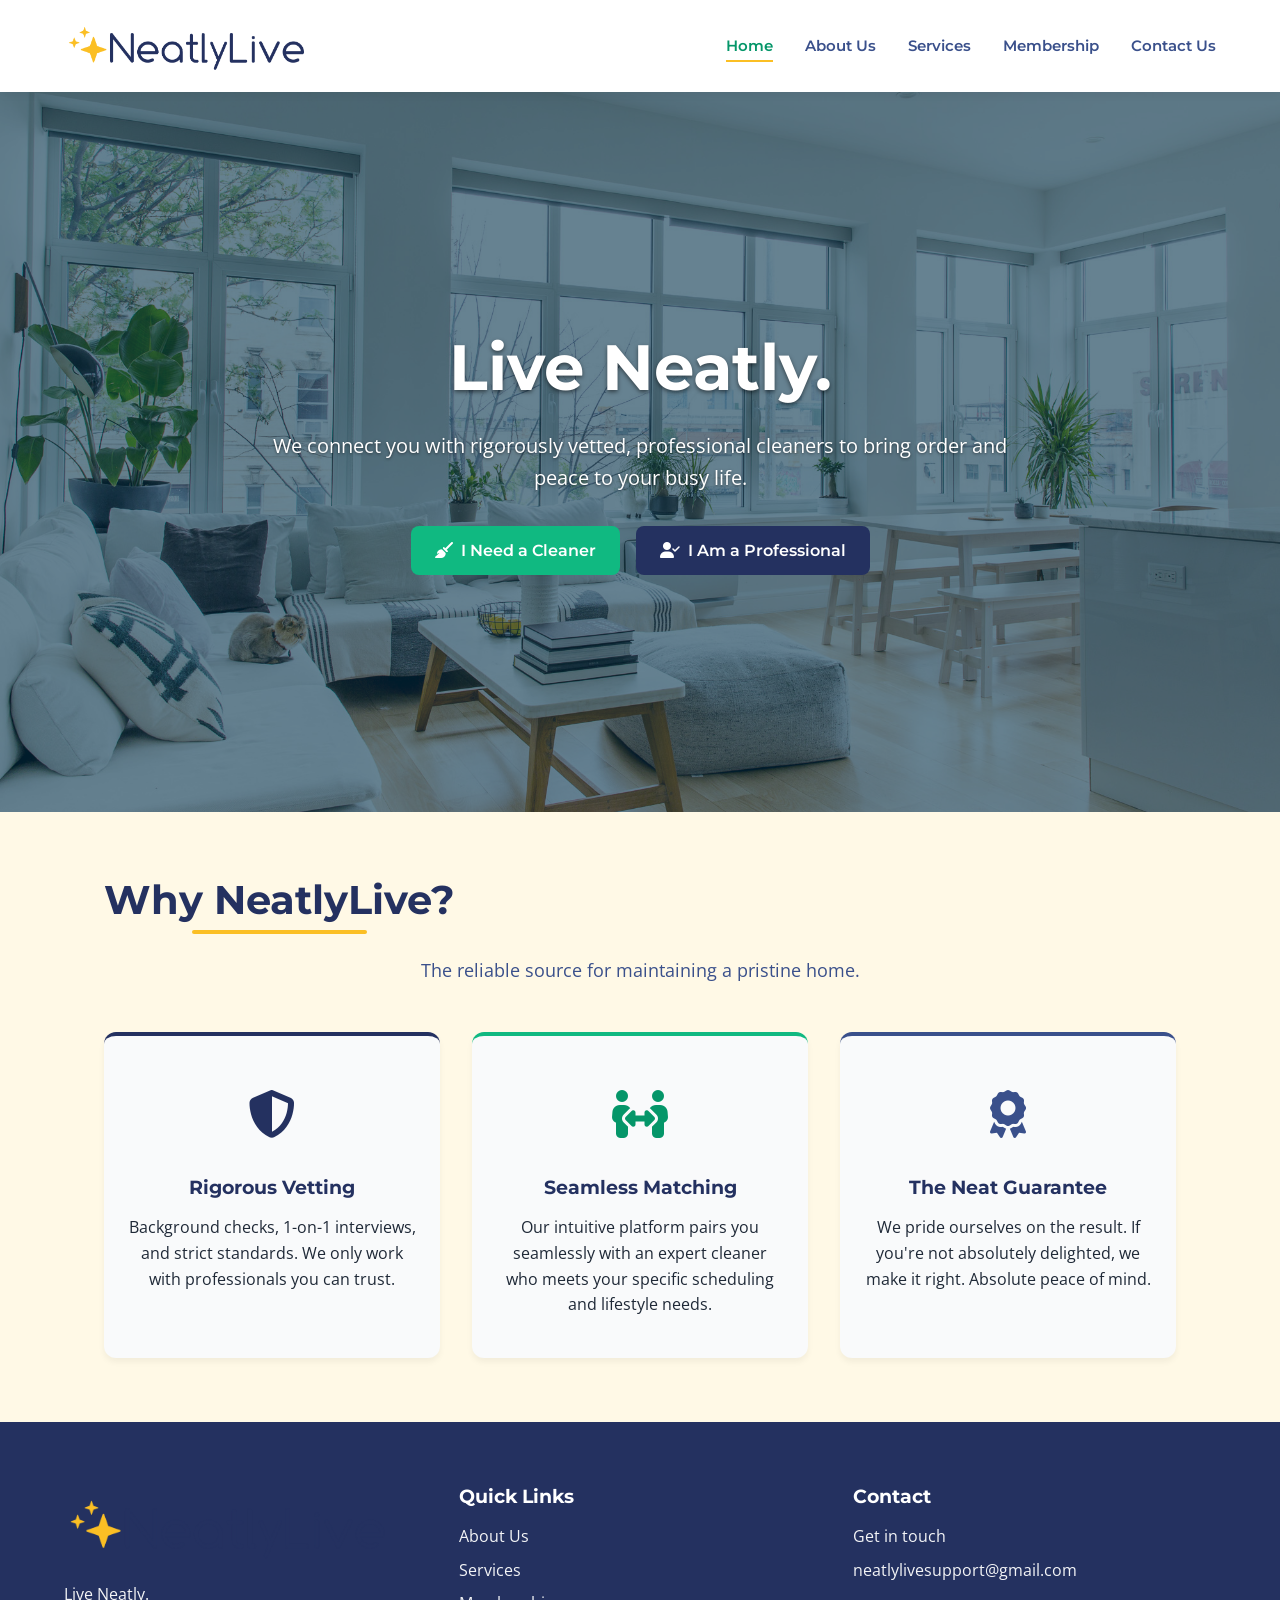
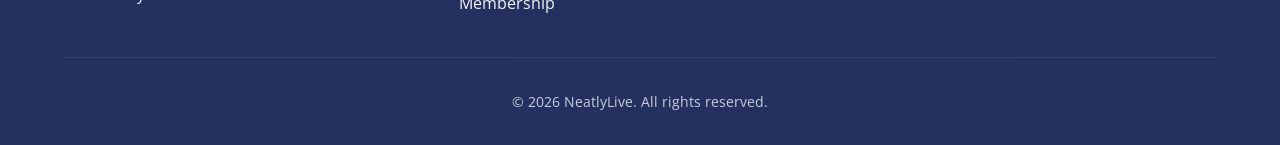
<file: index.html>
<!DOCTYPE html>
<html lang="en">

<head>
    <meta charset="UTF-8">
    <meta name="viewport" content="width=device-width, initial-scale=1.0">
    <title>NeatlyLive | Live Neatly.</title>
    <meta name="description"
        content="NeatlyLive - Connecting vetted cleaners with clients. Live neatly and find order in your busy life.">
    <link
        href="https://fonts.googleapis.com/css2?family=Montserrat:wght@400;600;800&family=Open+Sans:wght@400;600&display=swap"
        rel="stylesheet">
    <link rel="stylesheet" href="index.css">

    <!-- Font Awesome for Iconography -->
    <link rel="stylesheet" href="https://cdnjs.cloudflare.com/ajax/libs/font-awesome/6.4.0/css/all.min.css">

    <style>
        .pillar-card:hover {
            transform: translateY(-8px);
            box-shadow: 0 12px 20px rgba(0, 0, 0, 0.1) !important;
        }
    </style>
</head>

<body>

    <!-- Sticky Navigation -->
    <nav class="navbar" id="navbar">
        <a href="index.html" class="logo" style="display: flex; align-items: center;">
            <img src="LogoRedesign.png" alt="NeatlyLive Logo" style="height: 60px; width: auto;">
        </a>
        <button class="mobile-menu-btn" aria-label="Menu" onclick="toggleMenu()">
            <img src="menu-sparkles.png" alt="Menu" style="height: 30px; width: auto;">
        </button>
        <div class="nav-links" id="navLinks">
            <a href="index.html">Home</a>
            <a href="about.html">About Us</a>
            <a href="services.html">Services</a>
            <a href="membership.html">Membership</a>
            <a href="contact.html">Contact Us</a>
        </div>
    </nav>

    <!-- Hero Section -->
    <section class="hero" id="hero-section" style="background-image: url('hero_clean_home.png');">
        <!-- Background image is set -->
        <div class="hero-overlay"></div>
        <div class="hero-content">
            <h1>Live Neatly.</h1>
            <p>We connect you with rigorously vetted, professional cleaners to bring order and peace to your busy life.
            </p>
            <div class="split-cta" style="display: flex; flex-direction: column; align-items: center; gap: 1rem;">
                <div style="display: flex; gap: 1rem; justify-content: center; flex-wrap: wrap;">
                    <a href="services.html" class="btn btn-accent" style="color: white;"><i class="fa-solid fa-broom"
                            style="margin-right: 8px;"></i>I Need a Cleaner</a>
                    <a href="provider-booking.html" class="btn btn-primary"><i class="fa-solid fa-user-check"
                            style="margin-right: 8px;"></i>I Am a Professional</a>
                </div>
            </div>
        </div>
    </section>

    <!-- Why Us Section (Three Pillars) -->
    <section class="container" id="why-us">
        <h2 class="section-title">Why NeatlyLive?</h2>
        <p style="text-align: center; margin-bottom: 3rem; font-size: 1.1rem; color: var(--color-primary-teal);">The
            reliable source for maintaining a pristine home.</p>

        <div class="pillars-grid"
            style="display: grid; grid-template-columns: repeat(auto-fit, minmax(300px, 1fr)); gap: 2rem;">
            <!-- Pillar 1 -->
            <div class="pillar-card"
                style="text-align: center; padding: 2.5rem 1.5rem; background: var(--color-bg-light); border-radius: 12px; transition: all var(--transition-normal); box-shadow: 0 4px 6px rgba(0,0,0,0.05); border-top: 4px solid var(--color-primary-navy);">
                <div class="pillar-icon"
                    style="font-size: 3rem; color: var(--color-primary-navy); margin-bottom: 1.5rem;">
                    <i class="fa-solid fa-shield-halved"></i>
                </div>
                <h3>Rigorous Vetting</h3>
                <p>Background checks, 1-on-1 interviews, and strict standards. We only work with professionals you can
                    trust.</p>
            </div>

            <!-- Pillar 2 -->
            <div class="pillar-card"
                style="text-align: center; padding: 2.5rem 1.5rem; background: var(--color-bg-light); border-radius: 12px; transition: all var(--transition-normal); box-shadow: 0 4px 6px rgba(0,0,0,0.05); border-top: 4px solid var(--color-accent-mint);">
                <div class="pillar-icon"
                    style="font-size: 3rem; color: var(--color-accent-mint-dark); margin-bottom: 1.5rem;">
                    <i class="fa-solid fa-people-arrows"></i>
                </div>
                <h3>Seamless Matching</h3>
                <p>Our intuitive platform pairs you seamlessly with an expert cleaner who meets your specific scheduling
                    and lifestyle needs.</p>
            </div>

            <!-- Pillar 3 -->
            <div class="pillar-card"
                style="text-align: center; padding: 2.5rem 1.5rem; background: var(--color-bg-light); border-radius: 12px; transition: all var(--transition-normal); box-shadow: 0 4px 6px rgba(0,0,0,0.05); border-top: 4px solid var(--color-primary-teal);">
                <div class="pillar-icon"
                    style="font-size: 3rem; color: var(--color-primary-teal); margin-bottom: 1.5rem;">
                    <i class="fa-solid fa-award"></i>
                </div>
                <h3>The Neat Guarantee</h3>
                <p>We pride ourselves on the result. If you're not absolutely delighted, we make it right. Absolute
                    peace of mind.</p>
            </div>
        </div>
    </section>

    <!-- Footer base -->
    <footer class="footer">
        <div class="footer-content">
            <div class="footer-col">
                <a href="index.html" class="logo" style="display:block; margin-bottom: 1rem;">
                    <img src="LogoRedesign.png" alt="NeatlyLive Logo" style="height: 80px; width: auto;">
                </a>
                <p>Live Neatly.</p>
            </div>
            <div class="footer-col">
                <h3>Quick Links</h3>
                <ul style="padding:0;">
                    <li><a href="about.html">About Us</a></li>
                    <li><a href="services.html">Services</a></li>
                    <li><a href="membership.html">Membership</a></li>
                </ul>
            </div>
            <div class="footer-col">
                <h3>Contact</h3>
                <ul style="padding:0;">
                    <li><a href="contact.html">Get in touch</a></li>
                    <li>neatlylivesupport@gmail.com</li>
                </ul>
            </div>
        </div>
        <div class="footer-bottom">
            <p>&copy; 2026 NeatlyLive. All rights reserved.</p>
        </div>
    </footer>

    <script src="app.js"></script>
</body>

</html>
</file>
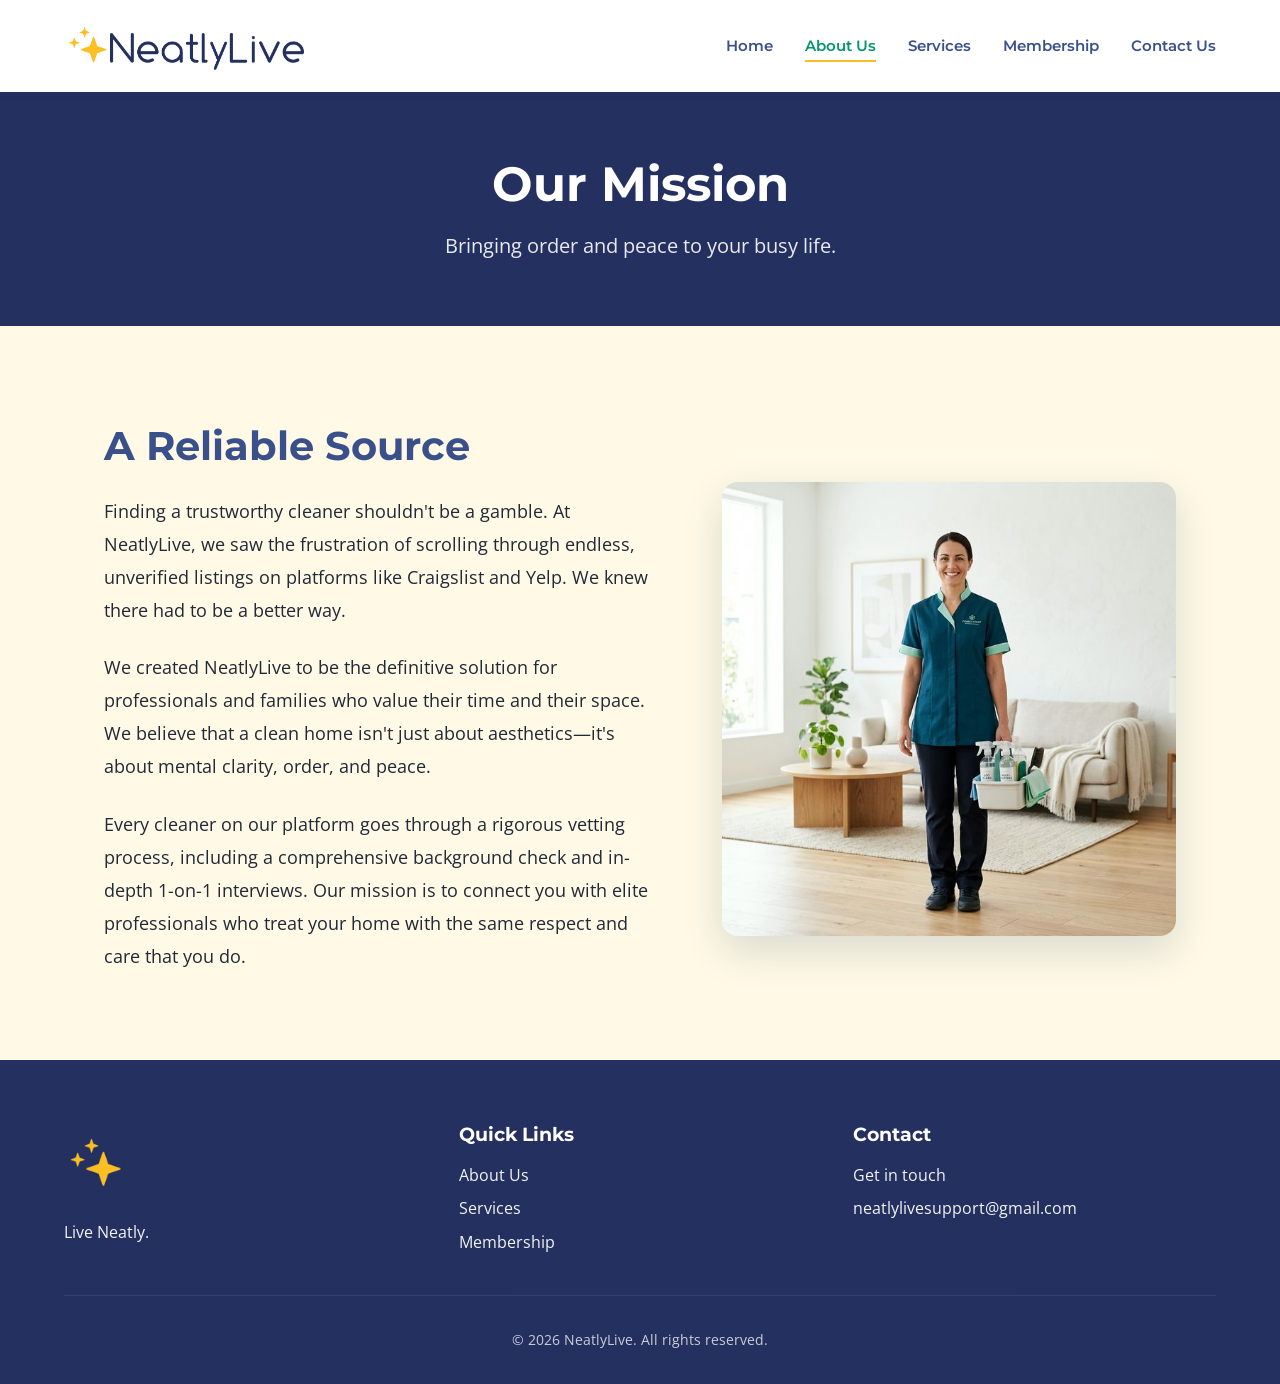
<file: about.html>
<!DOCTYPE html>
<html lang="en">

<head>
    <meta charset="UTF-8">
    <meta name="viewport" content="width=device-width, initial-scale=1.0">
    <title>About Us | NeatlyLive</title>
    <link
        href="https://fonts.googleapis.com/css2?family=Montserrat:wght@400;600;800&family=Open+Sans:wght@400;600&display=swap"
        rel="stylesheet">
    <link rel="stylesheet" href="index.css">
    <link rel="stylesheet" href="https://cdnjs.cloudflare.com/ajax/libs/font-awesome/6.4.0/css/all.min.css">
    <style>
        .page-header {
            background-color: var(--color-primary-navy);
            color: var(--color-bg-white);
            padding: 4rem 5%;
            text-align: center;
        }

        .page-header h1 {
            color: var(--color-bg-white);
            font-size: 3rem;
            margin-bottom: 1rem;
        }

        .about-content {
            display: flex;
            flex-wrap: wrap;
            gap: 4rem;
            align-items: center;
            margin-top: 2rem;
        }

        .about-text {
            flex: 1 1 500px;
        }

        .about-text h2 {
            font-size: 2.5rem;
            color: var(--color-primary-teal);
            margin-bottom: 1.5rem;
        }

        .about-text p {
            font-size: 1.15rem;
            margin-bottom: 1.5rem;
            color: var(--color-text-dark);
            line-height: 1.8;
        }

        .about-image {
            flex: 1 1 400px;
            border-radius: 16px;
            overflow: hidden;
            box-shadow: 0 15px 40px rgba(0, 48, 73, 0.15);
        }

        .about-image img {
            width: 100%;
            height: auto;
            display: block;
            object-fit: cover;
        }
    </style>
</head>

<body>
    <!-- Sticky Navigation -->
    <nav class="navbar" id="navbar">
        <a href="index.html" class="logo" style="display: flex; align-items: center;">
            <img src="LogoRedesign.png" alt="NeatlyLive Logo" style="height: 60px; width: auto;">
        </a>
        <button class="mobile-menu-btn" aria-label="Menu" onclick="toggleMenu()">
            <img src="menu-sparkles.png" alt="Menu" style="height: 30px; width: auto;">
        </button>
        <div class="nav-links" id="navLinks">
            <a href="index.html">Home</a>
            <a href="about.html" class="active">About Us</a>
            <a href="services.html">Services</a>
            <a href="membership.html">Membership</a>
            <a href="contact.html">Contact Us</a>
        </div>
    </nav>

    <header class="page-header">
        <h1>Our Mission</h1>
        <p style="font-size: 1.25rem; opacity: 0.9;">Bringing order and peace to your busy life.</p>
    </header>

    <section class="container">
        <div class="about-content">
            <div class="about-text">
                <h2>A Reliable Source</h2>
                <p>Finding a trustworthy cleaner shouldn't be a gamble. At NeatlyLive, we saw the frustration of
                    scrolling
                    through endless, unverified listings on platforms like Craigslist and Yelp. We knew there had to be
                    a better way.</p>
                <p>We created NeatlyLive to be the definitive solution for professionals and families who value their
                    time
                    and their space. We believe that a clean home isn't just about aesthetics—it's about mental clarity,
                    order, and peace.</p>
                <p>Every cleaner on our platform goes through a rigorous vetting process, including a comprehensive
                    background check and in-depth 1-on-1 interviews. Our mission is to connect you with elite
                    professionals who treat your home with the same respect and care that you do.</p>
            </div>
            <div class="about-image">
                <img src="about_team.png"
                    alt="A smiling, professional NeatlyLive team member holding cleaning supplies in a bright home.">
            </div>
        </div>
    </section>

    <!-- Footer base -->
    <footer class="footer">
        <div class="footer-content">
            <div class="footer-col">
                <a href="index.html" class="logo" style="display:block; margin-bottom: 1rem;">
                    <img src="LogoRedesign.png" alt="NeatlyLive Logo" style="height: 80px; width: auto;">
                </a>
                <p>Live Neatly.</p>
            </div>
            <div class="footer-col">
                <h3>Quick Links</h3>
                <ul style="padding:0;">
                    <li><a href="about.html">About Us</a></li>
                    <li><a href="services.html">Services</a></li>
                    <li><a href="membership.html">Membership</a></li>
                </ul>
            </div>
            <div class="footer-col">
                <h3>Contact</h3>
                <ul style="padding:0;">
                    <li><a href="contact.html">Get in touch</a></li>
                    <li>neatlylivesupport@gmail.com</li>
                </ul>
            </div>
        </div>
        <div class="footer-bottom">
            <p>&copy; 2026 NeatlyLive. All rights reserved.</p>
        </div>
    </footer>

    <script src="app.js"></script>
</body>

</html>
</file>
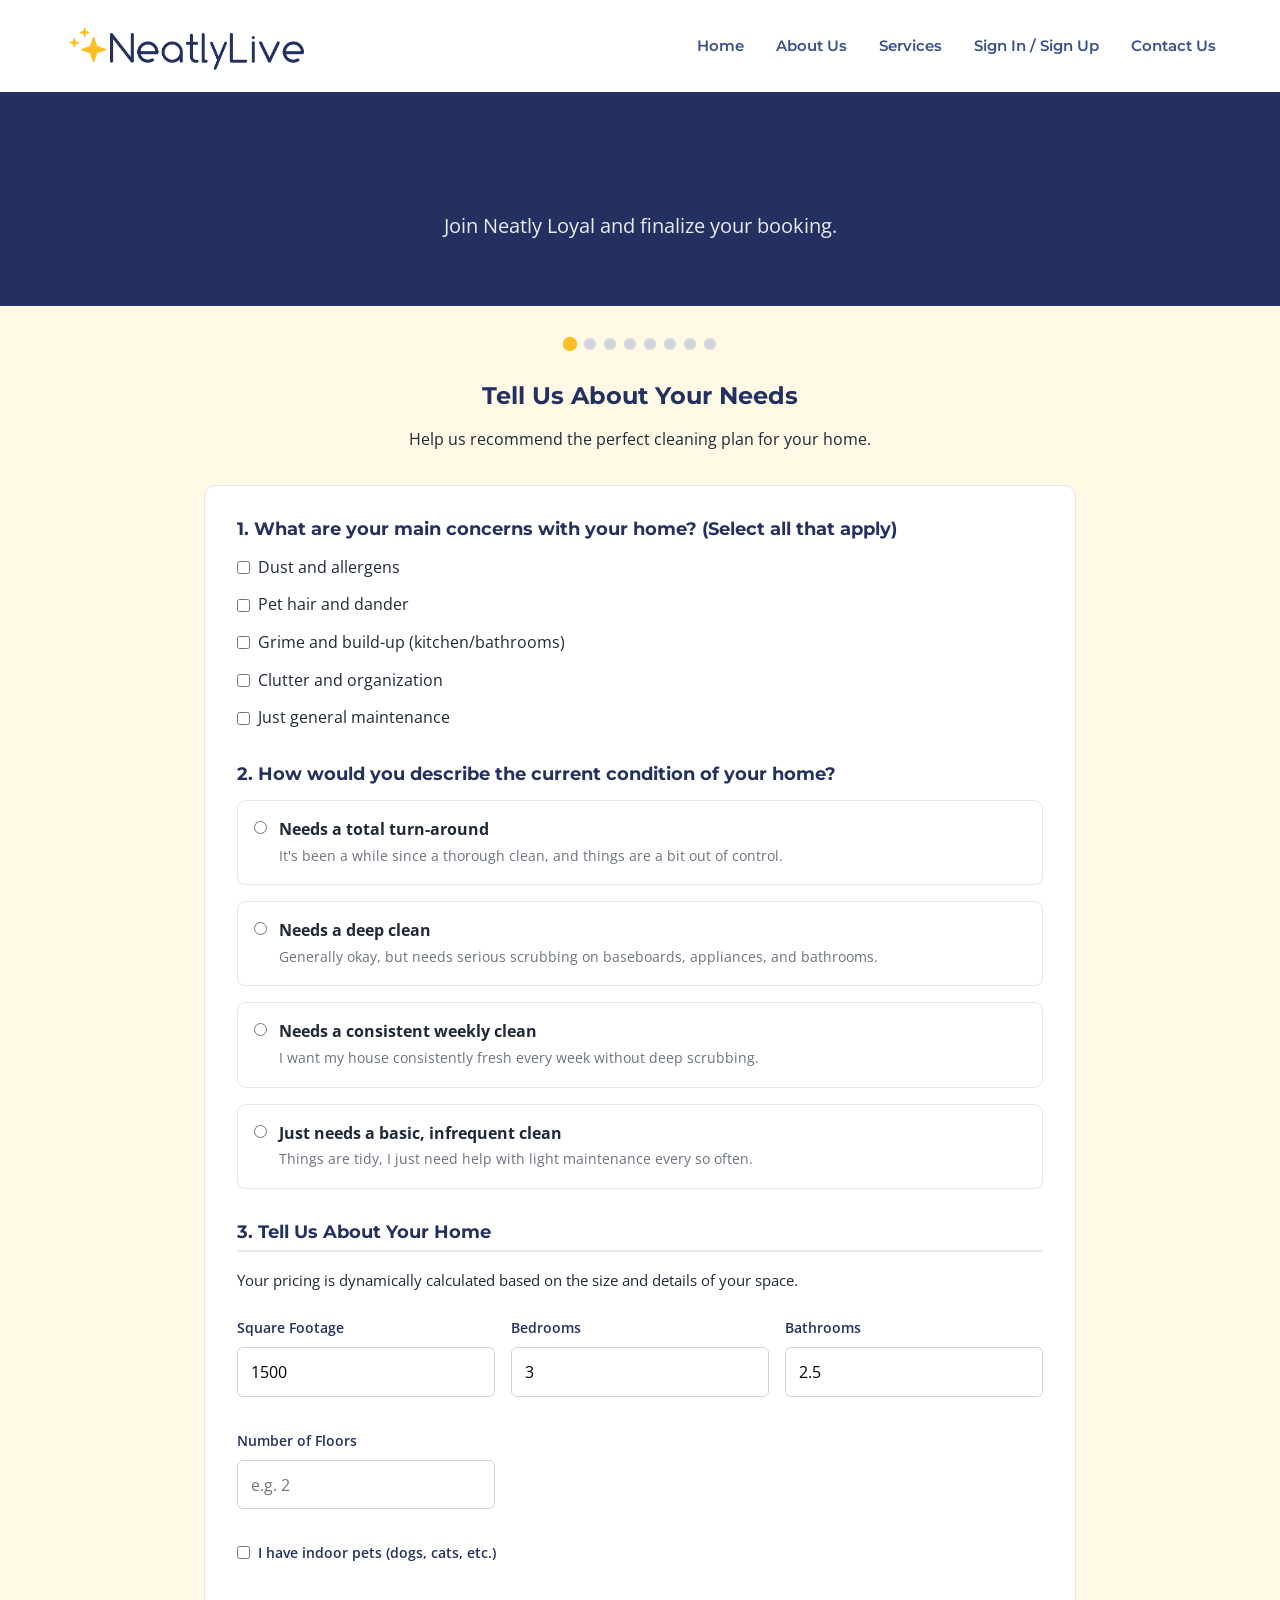
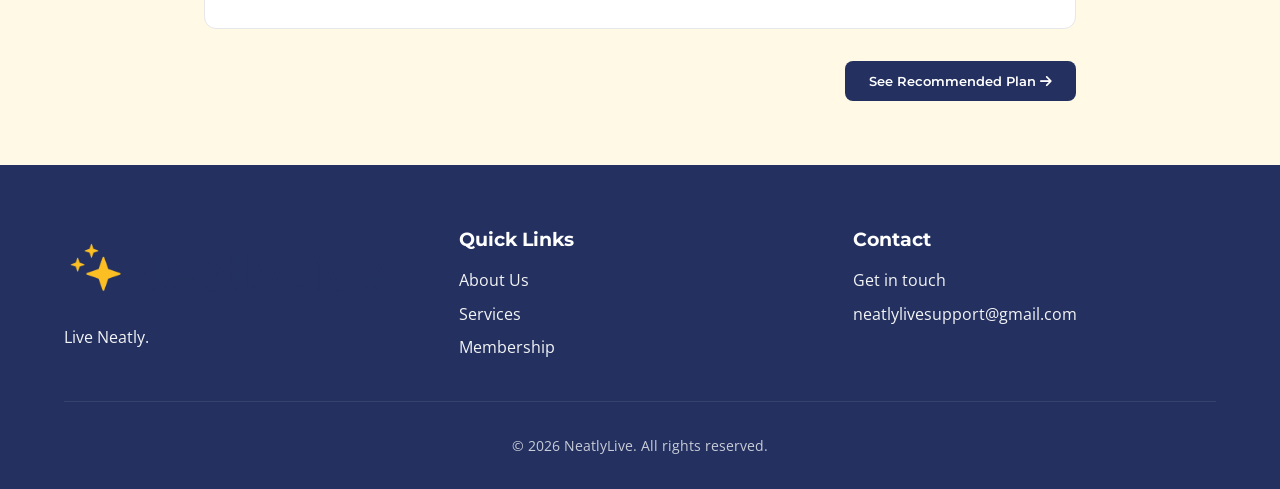
<file: booking.html>
<!DOCTYPE html>
<html lang="en">

<head>
    <meta charset="UTF-8">
    <meta name="viewport" content="width=device-width, initial-scale=1.0">
    <title>Booking & Checkout | NeatlyLive</title>
    <link
        href="https://fonts.googleapis.com/css2?family=Montserrat:wght@400;600;800&family=Open+Sans:wght@400;600&display=swap"
        rel="stylesheet">
    <link rel="stylesheet" href="index.css">
    <link rel="stylesheet" href="https://cdnjs.cloudflare.com/ajax/libs/font-awesome/6.4.0/css/all.min.css">
    <style>
        .page-header {
            background-color: var(--color-primary-navy);
            color: var(--color-bg-white);
            padding: 4rem 5%;
            text-align: center;
        }

        .plans-grid {
            display: flex;
            flex-direction: column;
            gap: 1rem;
            margin-top: 2rem;
            margin-bottom: 2rem;
        }

        .plan-card {
            display: flex;
            align-items: center;
            justify-content: space-between;
            border: 2px solid #e5e7eb;
            border-radius: 12px;
            padding: 1.5rem 2rem;
            text-align: left;
            cursor: pointer;
            transition: all var(--transition-normal);
            position: relative;
            background: var(--color-bg-white);
        }

        .plan-card:hover {
            border-color: var(--color-primary-teal);
            transform: translateY(-2px);
        }

        .plan-card.active {
            border: 3px solid var(--color-primary-navy);
            background-color: var(--color-bg-white);
            box-shadow: 0 4px 15px rgba(36, 49, 96, 0.1);
            transform: translateY(-2px);
        }

        .plan-card h3 {
            font-size: 1.5rem;
            color: var(--color-primary-navy);
            margin-bottom: 1rem;
        }

        .plan-card p {
            color: var(--color-text-dark);
            font-size: 0.95rem;
            margin-bottom: 1.5rem;
        }

        .plan-card .price {
            font-size: 2rem;
            font-weight: 800;
            color: var(--color-accent-mint-dark);
            margin-bottom: 1.5rem;
            font-family: var(--font-primary);
        }

        .plan-card .select-indicator {
            position: absolute;
            top: 50%;
            right: 20px;
            transform: translateY(-50%);
            font-size: 1.8rem;
            color: var(--color-primary-navy);
            display: none;
        }

        .plan-card.active .select-indicator {
            display: block;
        }

        .checkout-layout {
            background: var(--color-bg-white);
            padding: 3rem;
            border-radius: 12px;
            border: 1px solid #e5e7eb;
            max-width: 900px;
            margin: 0 auto;
        }

        .form-section h3 {
            border-bottom: 2px solid #e5e7eb;
            padding-bottom: 0.5rem;
            color: var(--color-primary-teal);
            margin-bottom: 1.5rem;
        }

        .form-row {
            display: grid;
            grid-template-columns: repeat(auto-fit, minmax(200px, 1fr));
            gap: 1rem;
            margin-bottom: 1rem;
        }

        .form-group {
            margin-bottom: 1rem;
        }

        .form-group label {
            display: block;
            margin-bottom: 0.5rem;
            font-weight: 600;
            color: var(--color-primary-navy);
            font-size: 0.9rem;
        }

        .form-control {
            width: 100%;
            padding: 0.8rem;
            border: 1px solid #d1d5db;
            border-radius: 6px;
            font-family: inherit;
            font-size: 1rem;
            transition: border-color var(--transition-fast);
        }

        .form-control:focus {
            outline: none;
            border-color: var(--color-accent-mint-dark);
        }

        .payment-icons {
            display: flex;
            gap: 0.5rem;
            color: #6b7280;
            font-size: 1.5rem;
            margin-bottom: 1rem;
        }

        /* Wizard Specific Styles */
        .wizard-step {
            display: none;
            animation: fadeIn 0.4s ease-in-out;
        }

        .wizard-step.active {
            display: block;
        }

        @media (max-width: 600px) {
            .plan-card {
                flex-direction: column;
                align-items: flex-start;
            }

            .plan-price-section {
                text-align: left !important;
                margin-right: 0 !important;
                margin-top: 1rem;
            }

            .plan-card .select-indicator {
                top: 15px;
                right: 15px;
                transform: none;
            }
        }

        @keyframes fadeIn {
            from {
                opacity: 0;
                transform: translateY(10px);
            }

            to {
                opacity: 1;
                transform: translateY(0);
            }
        }

        .strike-through-container {
            position: relative;
            display: inline-block;
        }

        .strike-through-container::after {
            content: '';
            position: absolute;
            left: -5%;
            top: 50%;
            width: 110%;
            height: 3px;
            background-color: #ef4444;
            transform: translateY(-50%) rotate(-10deg);
            transform-origin: left center;
            animation: strike 0.6s ease-out forwards;
            opacity: 0;
        }

        @keyframes strike {
            0% {
                width: 0;
                opacity: 1;
            }

            100% {
                width: 110%;
                opacity: 1;
            }
        }

        .savings-box {
            background: rgba(16, 185, 129, 0.1);
            border: 2px solid var(--color-accent-mint);
            border-radius: 8px;
            padding: 1.5rem;
            text-align: center;
            margin-top: 1.5rem;
        }

        .benefits-list {
            margin-top: 2rem;
            text-align: left;
            list-style: none;
            padding: 0;
        }

        .benefits-list li {
            margin-bottom: 1rem;
            font-size: 1.05rem;
            display: flex;
            align-items: center;
            gap: 10px;
        }

        .benefits-list li i {
            color: var(--color-accent-mint);
            font-size: 1.2rem;
        }

        .step-indicator {
            display: flex;
            justify-content: center;
            gap: 0.5rem;
            margin-bottom: 2rem;
        }

        .step-dot {
            width: 12px;
            height: 12px;
            border-radius: 50%;
            background: #d1d5db;
            transition: all 0.3s ease;
        }

        .step-dot.active {
            background: var(--color-accent-yellow);
            transform: scale(1.2);
        }

        .terms-box {
            height: 150px;
            overflow-y: scroll;
            border: 2px solid #e5e7eb;
            padding: 1rem;
            border-radius: 6px;
            background: var(--color-bg-white);
            font-size: 0.85rem;
            color: var(--color-text-dark);
            margin-bottom: 1rem;
        }

        .terms-box.highlight {
            border-color: var(--color-primary-teal);
            box-shadow: 0 0 10px rgba(0, 123, 161, 0.2);
        }

        .btn:disabled {
            opacity: 0.5;
            cursor: not-allowed;
        }

        .btn-secondary {
            background-color: transparent;
            color: var(--color-primary-navy);
            border: 2px solid var(--color-primary-navy);
        }

        .btn-secondary:hover {
            background-color: rgba(36, 49, 96, 0.05);
        }

        .button-group {
            display: flex;
            justify-content: space-between;
            margin-top: 2rem;
            gap: 1rem;
        }

        .availability-grid {
            display: grid;
            grid-template-columns: repeat(7, 1fr);
            gap: 0.5rem;
            margin-bottom: 1rem;
            overflow-x: auto;
        }

        .day-column {
            text-align: center;
            min-width: 80px;
        }

        .day-label {
            font-weight: 600;
            font-size: 0.8rem;
            margin-bottom: 0.5rem;
            color: var(--color-primary-navy);
        }

        .time-slot {
            display: block;
            background: #f3f4f6;
            padding: 0.5rem;
            margin-bottom: 0.5rem;
            border-radius: 4px;
            font-size: 0.8rem;
            cursor: pointer;
            transition: all 0.2s ease;
            border: 1px solid transparent;
            user-select: none;
        }

        .time-slot:hover {
            background: #e5e7eb;
        }

        .time-slot.selected {
            background: rgba(16, 185, 129, 0.1);
            border-color: var(--color-accent-mint);
            color: var(--color-accent-mint-dark);
            font-weight: 600;
        }

        .addon-grid {
            display: grid;
            grid-template-columns: repeat(auto-fit, minmax(250px, 1fr));
            gap: 1rem;
            background: var(--color-bg-white);
            padding: 1.5rem;
            border-radius: 8px;
            border: 1px solid #d1d5db;
        }

        .disclaimer-box {
            background: rgba(16, 185, 129, 0.05);
            border-left: 4px solid var(--color-accent-mint);
            padding: 1rem;
            margin-bottom: 1.5rem;
            font-size: 0.9rem;
            color: var(--color-text-dark);
            border-radius: 4px;
        }
    </style>
</head>

<body>
    <nav class="navbar" id="navbar">
        <a href="index.html" class="logo" style="display: flex; align-items: center;">
            <img src="LogoRedesign.png" alt="NeatlyLive Logo" style="height: 60px; width: auto;">
        </a>
        <button class="mobile-menu-btn" aria-label="Menu" onclick="toggleMenu()">
            <img src="menu-sparkles.png" alt="Menu" style="height: 30px; width: auto;">
        </button>
        <div class="nav-links" id="navLinks">
            <a href="index.html">Home</a>
            <a href="about.html">About Us</a>
            <a href="services.html">Services</a>
            <a href="membership.html">Sign In / Sign Up</a>
            <a href="contact.html">Contact Us</a>
        </div>
    </nav>

    <header class="page-header">
        <h1>Secure Checkout</h1>
        <p style="font-size: 1.25rem; opacity: 0.9;">Join Neatly Loyal and finalize your booking.</p>
    </header>

    <section class="container" style="max-width: 1000px; padding-top: 2rem;">

        <!-- Step Indicators -->
        <div class="step-indicator" id="stepIndicator">
            <div class="step-dot active"></div>
            <div class="step-dot"></div>
            <div class="step-dot"></div>
            <div class="step-dot"></div>
            <div class="step-dot"></div>
            <div class="step-dot"></div>
            <div class="step-dot"></div>
            <div class="step-dot"></div>
        </div>

        <form action="#" id="bookingForm" onsubmit="event.preventDefault(); submitForm();">

            <!-- Step 0: Consumer Needs Quiz -->
            <div class="wizard-step active" id="step0">
                <h2 style="text-align:center;">Tell Us About Your Needs</h2>
                <p style="text-align:center; color: var(--color-text-dark);">Help us recommend the perfect cleaning plan for your home.</p>

                <div class="checkout-layout" style="margin-top: 2rem; margin-bottom: 2rem; padding: 2rem;">
                    
                    <div style="margin-bottom: 2rem;">
                        <h3 style="color: var(--color-primary-navy); margin-bottom: 1rem; font-size: 1.1rem;">1. What are your main concerns with your home? (Select all that apply)</h3>
                        <div style="display: flex; flex-direction: column; gap: 0.75rem;">
                            <label style="display: flex; align-items: center; gap: 0.5rem; cursor: pointer;">
                                <input type="checkbox" name="concern_dust"> Dust and allergens
                            </label>
                            <label style="display: flex; align-items: center; gap: 0.5rem; cursor: pointer;">
                                <input type="checkbox" name="concern_pet"> Pet hair and dander
                            </label>
                            <label style="display: flex; align-items: center; gap: 0.5rem; cursor: pointer;">
                                <input type="checkbox" name="concern_grime"> Grime and build-up (kitchen/bathrooms)
                            </label>
                            <label style="display: flex; align-items: center; gap: 0.5rem; cursor: pointer;">
                                <input type="checkbox" name="concern_clutter"> Clutter and organization
                            </label>
                            <label style="display: flex; align-items: center; gap: 0.5rem; cursor: pointer;">
                                <input type="checkbox" name="concern_maintenance"> Just general maintenance
                            </label>
                        </div>
                    </div>

                    <div style="margin-bottom: 2rem;">
                        <h3 style="color: var(--color-primary-navy); margin-bottom: 1rem; font-size: 1.1rem;">2. How would you describe the current condition of your home?</h3>
                        <div style="display: flex; flex-direction: column; gap: 1rem;">
                            <label style="display: flex; align-items: flex-start; gap: 0.75rem; cursor: pointer; padding: 1rem; border: 1px solid #e5e7eb; border-radius: 8px;">
                                <input type="radio" name="home_condition" value="turn-around" style="margin-top: 4px;" required>
                                <div>
                                    <strong style="display:block; color: var(--color-text-dark);">Needs a total turn-around</strong>
                                    <span style="font-size: 0.85rem; color: #6b7280;">It's been a while since a thorough clean, and things are a bit out of control.</span>
                                </div>
                            </label>
                            <label style="display: flex; align-items: flex-start; gap: 0.75rem; cursor: pointer; padding: 1rem; border: 1px solid #e5e7eb; border-radius: 8px;">
                                <input type="radio" name="home_condition" value="deep" style="margin-top: 4px;">
                                <div>
                                    <strong style="display:block; color: var(--color-text-dark);">Needs a deep clean</strong>
                                    <span style="font-size: 0.85rem; color: #6b7280;">Generally okay, but needs serious scrubbing on baseboards, appliances, and bathrooms.</span>
                                </div>
                            </label>
                            <label style="display: flex; align-items: flex-start; gap: 0.75rem; cursor: pointer; padding: 1rem; border: 1px solid #e5e7eb; border-radius: 8px;">
                                <input type="radio" name="home_condition" value="consistent" style="margin-top: 4px;">
                                <div>
                                    <strong style="display:block; color: var(--color-text-dark);">Needs a consistent weekly clean</strong>
                                    <span style="font-size: 0.85rem; color: #6b7280;">I want my house consistently fresh every week without deep scrubbing.</span>
                                </div>
                            </label>
                            <label style="display: flex; align-items: flex-start; gap: 0.75rem; cursor: pointer; padding: 1rem; border: 1px solid #e5e7eb; border-radius: 8px;">
                                <input type="radio" name="home_condition" value="standard" style="margin-top: 4px;">
                                <div>
                                    <strong style="display:block; color: var(--color-text-dark);">Just needs a basic, infrequent clean</strong>
                                    <span style="font-size: 0.85rem; color: #6b7280;">Things are tidy, I just need help with light maintenance every so often.</span>
                                </div>
                            </label>
                        </div>
                    </div>

                    <div style="margin-bottom: 2rem;">
                        <h3 style="color: var(--color-primary-navy); margin-bottom: 1rem; font-size: 1.1rem; border-bottom: 2px solid #e5e7eb; padding-bottom: 0.5rem;">
                            3. Tell Us About Your Home
                        </h3>
                        <p style="margin-bottom: 1.5rem; font-size: 0.95rem; color: var(--color-text-dark);">Your pricing is dynamically calculated based on the size and details of your space.</p>

                        <div class="form-row">
                            <div class="form-group">
                                <label for="homeSqft">Square Footage</label>
                                <input type="number" id="homeSqft" class="form-control" placeholder="e.g. 1500" value="1500"
                                    oninput="calculatePricing()" required>
                            </div>
                            <div class="form-group">
                                <label for="homeBeds">Bedrooms</label>
                                <input type="number" id="homeBeds" class="form-control" placeholder="e.g. 3" value="3"
                                    oninput="calculatePricing()" required>
                            </div>
                            <div class="form-group">
                                <label for="homeBaths">Bathrooms</label>
                                <input type="number" id="homeBaths" class="form-control" placeholder="e.g. 2.5" step="0.5"
                                    value="2.5" oninput="calculatePricing()" required>
                            </div>
                            <div class="form-group">
                                <label for="floors">Number of Floors</label>
                                <input type="number" id="floors" class="form-control" min="1" max="5" placeholder="e.g. 2"
                                    required>
                            </div>
                        </div>
                        <div class="form-group" style="margin-bottom: 0;">
                            <label style="display: flex; align-items: center; gap: 0.5rem; font-weight: 600; cursor: pointer;">
                                <input type="checkbox" id="homePets" onchange="calculatePricing()"> I have indoor pets
                                (dogs, cats, etc.)
                            </label>
                        </div>
                    </div>

                </div>
                
                <div class="button-group" style="justify-content: flex-end;">
                    <button type="button" class="btn btn-primary" onclick="evaluateQuiz()">See Recommended Plan <i class="fa-solid fa-arrow-right"></i></button>
                </div>
            </div>

            <!-- Step 1: Plan Selection -->
            <div class="wizard-step" id="step1">
                <h2 style="text-align:center;">1. Choose Your Neatly Loyal Plan</h2>
                <p style="text-align:center; color: var(--color-text-dark);">Select the tier that matches your cleaning
                    frequency needs.</p>


                <div class="plans-grid">
                    <!-- One-Time Clean -->
                    <div class="plan-card" onclick="selectPlan('one-time', this)">
                        <div class="plan-info">
                            <h3 style="margin-bottom: 0.5rem;">One-Time Clean</h3>
                            <p style="margin-bottom: 0.5rem; font-size: 0.95rem; color: var(--color-text-dark);">A
                                single, comprehensive clean tailored exactly to your needs.</p>
                            <ul
                                style="font-size: 0.85rem; list-style: none; padding: 0; display: flex; gap: 1rem; flex-wrap: wrap;">
                                <li><i class="fa-solid fa-check"
                                        style="color:var(--color-accent-mint); margin-right: 4px;"></i> On-demand
                                    flexibility</li>
                                <li><i class="fa-solid fa-check"
                                        style="color:var(--color-accent-mint); margin-right: 4px;"></i> Custom add-ons
                                    available</li>
                            </ul>
                        </div>
                        <div class="plan-price-section" style="text-align: right; margin-right: 3rem;">
                            <div class="price" id="price-onetime"
                                style="font-size: 1.8rem; font-weight: 800; color: var(--color-accent-mint-dark);">--
                            </div>
                        </div>
                        <i class="fa-solid fa-circle-check select-indicator"></i>
                    </div>

                    <!-- Standard Plan -->
                    <div class="plan-card" onclick="selectPlan('standard', this)">
                        <div class="plan-info">
                            <h3 style="margin-bottom: 0.5rem;">NeatlyLive Standard</h3>
                            <p style="margin-bottom: 0.5rem; font-size: 0.95rem; color: var(--color-text-dark);">Perfect
                                for bi-weekly maintenance or infrequent deep cleans.</p>
                            <p style="margin-bottom: 0.5rem; font-size: 0.8rem; color: #b91c1c; font-weight: 600;">
                                <i class="fa-solid fa-circle-exclamation"></i> Note: Standard cleans do not include deep cleaning (baseboards, interiors, etc).
                            </p>
                            <ul
                                style="font-size: 0.85rem; list-style: none; padding: 0; display: flex; gap: 1rem; flex-wrap: wrap;">
                                <li><i class="fa-solid fa-check"
                                        style="color:var(--color-accent-mint); margin-right: 4px;"></i> 2 Cleanings/Mo
                                </li>
                                <li><i class="fa-solid fa-check"
                                        style="color:var(--color-accent-mint); margin-right: 4px;"></i> Priority Booking
                                </li>
                            </ul>
                        </div>
                        <div class="plan-price-section" style="text-align: right; margin-right: 3rem;">
                            <div class="price" id="price-standard"
                                style="font-size: 1.8rem; font-weight: 800; color: var(--color-accent-mint-dark);">--
                            </div>
                            <div id="standard-deep-surcharge" style="font-size: 0.85rem; color: #b91c1c; font-weight: 600; display: none;">
                                + <span id="standard-deep-surcharge-amt"></span> initial deep clean fee
                            </div>
                        </div>
                        <i class="fa-solid fa-circle-check select-indicator"></i>
                    </div>

                    <!-- Loyal Plan -->
                    <div class="plan-card active" onclick="selectPlan('loyal', this)">
                        <div class="plan-info">
                            <h3 style="margin-bottom: 0.5rem;">NeatlyLive Loyal</h3>
                            <p style="margin-bottom: 0.5rem; font-size: 0.95rem; color: var(--color-text-dark);">Our
                                most popular tier. Consistent full top-to-bottom clean every week.</p>
                            <ul
                                style="font-size: 0.85rem; list-style: none; padding: 0; display: flex; gap: 1rem; flex-wrap: wrap;">
                                <li><i class="fa-solid fa-check"
                                        style="color:var(--color-accent-mint); margin-right: 4px;"></i> 4 Cleanings/Mo
                                </li>
                                <li><i class="fa-solid fa-check"
                                        style="color:var(--color-accent-mint); margin-right: 4px;"></i> 10% Volume
                                    Discount</li>
                                <li><i class="fa-solid fa-check"
                                        style="color:var(--color-accent-mint); margin-right: 4px;"></i> Priority Booking
                                </li>
                            </ul>
                        </div>
                        <div class="plan-price-section" style="text-align: right; margin-right: 3rem;">
                            <div class="price" id="price-loyal"
                                style="font-size: 1.8rem; font-weight: 800; color: var(--color-accent-mint-dark);">--
                            </div>
                        </div>
                        <i class="fa-solid fa-circle-check select-indicator"></i>
                    </div>

                    <!-- Pristine Plan -->
                    <div class="plan-card" onclick="selectPlan('pristine', this)">
                        <div class="plan-info">
                            <h3 style="margin-bottom: 0.5rem;">NeatlyLive Pristine</h3>
                            <p style="margin-bottom: 0.5rem; font-size: 0.95rem; color: var(--color-text-dark);">
                                Maintain an immaculate home without lifting a single finger.</p>
                            <ul
                                style="font-size: 0.85rem; list-style: none; padding: 0; display: flex; gap: 1rem; flex-wrap: wrap;">
                                <li><i class="fa-solid fa-check"
                                        style="color:var(--color-accent-mint); margin-right: 4px;"></i> Weekly Cleanings
                                </li>
                                <li><i class="fa-solid fa-check"
                                        style="color:var(--color-accent-mint); margin-right: 4px;"></i> Dedicated
                                    Cleaner</li>
                                <li><i class="fa-solid fa-check"
                                        style="color:var(--color-accent-mint); margin-right: 4px;"></i> 20% Off</li>
                            </ul>
                        </div>
                        <div class="plan-price-section" style="text-align: right; margin-right: 3rem;">
                            <div class="price" id="price-pristine"
                                style="font-size: 1.8rem; font-weight: 800; color: var(--color-accent-mint-dark);">--
                            </div>
                        </div>
                        <i class="fa-solid fa-circle-check select-indicator"></i>
                    </div>

                    <!-- Hourly Plan -->
                    <div class="plan-card" onclick="selectPlan('hourly', this)">
                        <div class="plan-info">
                            <h3 style="margin-bottom: 0.5rem;">Budget Hourly Clean</h3>
                            <p style="margin-bottom: 0.5rem; font-size: 0.95rem; color: var(--color-text-dark);">
                                A discount option for basic needs. You decide exactly how long we clean.</p>
                            <ul
                                style="font-size: 0.85rem; list-style: none; padding: 0; display: flex; gap: 1rem; flex-wrap: wrap; margin-bottom: 0.75rem;">
                                <li><i class="fa-solid fa-check"
                                        style="color:var(--color-accent-mint); margin-right: 4px;"></i> Budget Friendly</li>
                                <li><i class="fa-solid fa-check"
                                        style="color:var(--color-accent-mint); margin-right: 4px;"></i> Great for Students</li>
                            </ul>
                            <div style="display: flex; align-items: center; gap: 0.5rem;" onclick="event.stopPropagation()">
                                <label for="hourlyHours" style="font-size: 0.85rem; font-weight: 600;">Hours needed:</label>
                                <input type="number" id="hourlyHours" class="form-control" min="2" max="10" value="2" style="width: 80px; padding: 0.25rem 0.5rem; height: auto;" oninput="calculatePricing()">
                            </div>
                        </div>
                        <div class="plan-price-section" style="text-align: right; margin-right: 3rem;">
                            <div class="price" id="price-hourly"
                                style="font-size: 1.8rem; font-weight: 800; color: var(--color-accent-mint-dark);">--
                            </div>
                            <div style="font-size: 0.85rem; color: #6b7280; font-weight: 400;">/ visit</div>
                        </div>
                        <i class="fa-solid fa-circle-check select-indicator"></i>
                    </div>
                </div>
                <input type="hidden" id="selectedPlan" name="selectedPlan" value="loyal" required>
                <input type="hidden" id="maxAllowedHours" name="maxAllowedHours" value="">
                <input type="hidden" id="firstCleanDiscountApplied" value="false">
                <div
                    style="margin-bottom: 2rem; padding: 1rem; background: #f9fafb; border-radius: 8px; border: 1px solid #e5e7eb; font-size: 0.9rem; color: #4b5563;">
                    <i class="fa-solid fa-circle-info" style="color: var(--color-accent-mint); margin-right: 5px;"></i>
                    <strong>Initial Reset Fee:</strong> If your home hasn't been professionally cleaned in the last 30
                    days, your very first visit will include a one-time surcharge of <strong
                        id="initial-reset-fee-amount" style="color: var(--color-primary-navy);">--</strong> to account
                    for the extra time required for the initial deep clean reset.
                </div>

                <div class="button-group" style="justify-content: flex-end;">
                    <button type="button" class="btn btn-primary" onclick="nextStep()">Next Step <i
                            class="fa-solid fa-arrow-right"></i></button>
                </div>
            </div>

            <!-- Step 1.5: Interceptor (One-Time Clean) -->
            <div class="wizard-step checkout-layout" id="step1_5">
                <div class="form-section" style="text-align: center; padding: 3rem 2rem;">
                    <h2 style="color: var(--color-primary-teal); font-size: 2rem; margin-bottom: 1rem;">Have a Discount
                        Code?</h2>
                    <p style="color: var(--color-text-dark); margin-bottom: 2rem; font-size: 1.1rem;">Enter it now to
                        apply savings to your One-Time Clean!</p>

                    <div style="max-width: 400px; margin: 0 auto 3rem auto; display: flex; gap: 0.5rem;">
                        <input type="text" class="form-control" placeholder="Discount Code" style="flex: 1;">
                        <button class="btn btn-secondary">Apply</button>
                    </div>

                    <div
                        style="background: #f0fdf4; border: 2px solid var(--color-accent-mint); border-radius: 12px; padding: 2rem; margin-bottom: 2rem;">
                        <h3 style="color: var(--color-primary-navy); margin-bottom: 1rem; font-size: 1.5rem;">Or, upgrade to a recurring plan within the next 10 minutes for <span
                                style="color: var(--color-accent-mint-dark);">5% off</span> your first clean!</h3>

                        <div id="countdown-timer"
                            style="font-size: 3rem; font-weight: 800; font-family: monospace; color: var(--color-primary-teal); margin-bottom: 2rem; letter-spacing: 2px;">
                            10:00
                        </div>

                        <button type="button" class="btn btn-accent"
                            style="width: 100%; font-size: 1.2rem; padding: 1rem; margin-bottom: 1rem;"
                            onclick="acceptUpsell()">Upgrade & Claim 5% Off</button>
                        <button type="button" class="btn btn-secondary"
                            style="width: 100%; background: transparent; border: none; color: #6b7280;"
                            onclick="skipDiscountOffer()">No thanks, skip discount</button>
                    </div>
                </div>
            </div>

            <!-- Step 2: Savings Summary -->
            <div class="wizard-step checkout-layout" id="step2">
                <div class="form-section">
                    <h2 id="savings-title"
                        style="text-align:center; color: var(--color-primary-teal); margin-bottom: 0.5rem;">Your Neatly
                        Loyal Savings</h2>
                    <p id="savings-subtitle"
                        style="text-align:center; color: var(--color-text-dark); margin-bottom: 2rem;">See how much you
                        save compared to average market rates.</p>

                    <div id="market-cost-comparison"
                        style="background: #f9fafb; border-radius: 8px; padding: 1.5rem; border: 1px solid #e5e7eb; margin-bottom: 1.5rem;">
                        <h4 style="margin-bottom: 1rem; color: var(--color-primary-navy);">Highest Seattle Market Cost
                            for Your Home</h4>
                        <div
                            style="display: flex; justify-content: space-between; margin-bottom: 0.5rem; color: #4b5563;">
                            <span>Highest Standard Clean:</span>
                            <span id="savings-standard-cost" style="font-weight: 600;">--</span>
                        </div>
                        <div
                            style="display: flex; justify-content: space-between; margin-bottom: 1rem; color: #4b5563;">
                            <span>Highest Deep Clean (Initial):</span>
                            <span id="savings-deep-cost" style="font-weight: 600;">--</span>
                        </div>
                        <div
                            style="border-top: 1px solid #d1d5db; padding-top: 1rem; display: flex; justify-content: space-between; font-size: 1.2rem; font-weight: 800; color: var(--color-text-dark);">
                            <span>Total Market Cost:</span>
                            <span class="strike-through-container" id="savings-market-cost">--</span>
                        </div>
                    </div>

                    <div id="loyal-rate-box" class="savings-box">
                        <h3 style="color: var(--color-primary-navy); font-size: 1.5rem; margin-bottom: 0.5rem;">Your
                            Neatly Loyal Rate</h3>
                        <div id="savings-loyal-rate"
                            style="font-size: 2.5rem; font-weight: 800; color: var(--color-accent-mint-dark); margin-bottom: 0.5rem;">
                            --</div>
                        <div style="font-size: 1.1rem; font-weight: 600; color: var(--color-primary-teal);">
                            You Save: <span id="savings-total-saved">--</span>
                        </div>
                        <div id="first-clean-discount-row" style="font-size: 1rem; font-weight: 600; color: var(--color-accent-mint-dark); margin-top: 0.5rem; display: none;">
                            First Clean Discount: <span id="savings-first-clean-discount">--</span>
                        </div>
                    </div>

                    <ul class="benefits-list">
                        <li><i class="fa-solid fa-circle-check"></i> Lock in exclusive volume discounts on every clean.
                        </li>
                        <li><i class="fa-solid fa-circle-check"></i> Priority scheduling and dedicated customer support.
                        </li>
                        <li><i class="fa-solid fa-circle-check"></i> Trust in vetted, background-checked professionals.
                        </li>
                        <li><i class="fa-solid fa-circle-check"></i> A consistently immaculate home without lifting a
                            finger.</li>
                        <li><i class="fa-solid fa-circle-check"></i> Select your ideal, dedicated cleaner.</li>
                    </ul>

                    <div class="button-group">
                        <button type="button" class="btn btn-secondary" onclick="prevStep()"><i
                                class="fa-solid fa-arrow-left"></i> Back</button>
                        <button type="button" class="btn btn-primary" onclick="nextStep()">Continue to Details <i
                                class="fa-solid fa-arrow-right"></i></button>
                    </div>
                </div>
            </div>

            <!-- Step 3: Location -->
            <div class="wizard-step checkout-layout" id="step3">
                <div class="form-section">
                    <h3>Service Location Details</h3>
                    <p style="margin-bottom: 1.5rem; font-size: 0.95rem; color: var(--color-text-dark);">Please enter
                        the address of the home you would like us to clean.</p>

                    <div style="margin-bottom: 1.5rem; display: flex; gap: 1.5rem;">
                        <label
                            style="display: flex; align-items: center; gap: 0.5rem; cursor: pointer; font-weight: 600;">
                            <input type="radio" name="address_type" value="residential" checked> Residential Address
                        </label>
                        <label
                            style="display: flex; align-items: center; gap: 0.5rem; cursor: pointer; font-weight: 600;">
                            <input type="radio" name="address_type" value="business"> Business Address
                        </label>
                    </div>

                    <div class="form-group">
                        <label for="address">Street Address</label>
                        <input type="text" id="address" class="form-control" placeholder="123 Clean St, Apt 4" required>
                    </div>
                    <div class="form-row">
                        <div class="form-group">
                            <label for="city">City</label>
                            <input type="text" id="city" class="form-control" placeholder="Seattle" required>
                        </div>
                        <div class="form-group">
                            <label for="state">State</label>
                            <input type="text" id="state" class="form-control" placeholder="WA" required>
                        </div>
                        <div class="form-group">
                            <label for="zip">ZIP Code</label>
                            <input type="text" id="zip" class="form-control" placeholder="98101" required>
                        </div>
                    </div>
                    <div class="form-group">
                        <label for="instructions">Preferred Service Instructions (Optional)</label>
                        <textarea id="instructions" class="form-control" rows="2"
                            placeholder="Gate codes, parking details, pet warnings..."></textarea>
                    </div>

                    <div class="button-group">
                        <button type="button" class="btn btn-secondary" onclick="prevStep()"><i
                                class="fa-solid fa-arrow-left"></i> Back</button>
                        <button type="button" class="btn btn-primary" id="verifyAddressBtn" onclick="verifyAddress()"><i
                                class="fa-solid fa-location-dot"></i> Verify Address & Continue</button>
                    </div>
                </div>
            </div>

            <!-- Step 4: Contact, Banking & Terms -->
            <div class="wizard-step checkout-layout" id="step4">
                <div class="form-section">
                    <h3>Contact & Account Creation</h3>
                    <div class="form-row">
                        <div class="form-group">
                            <label for="firstName">First Name</label>
                            <input type="text" id="firstName" class="form-control" placeholder="Jane" required>
                        </div>
                        <div class="form-group">
                            <label for="lastName">Last Name</label>
                            <input type="text" id="lastName" class="form-control" placeholder="Doe" required>
                        </div>
                    </div>
                    <div class="form-row">
                        <div class="form-group">
                            <label for="email">Email Address</label>
                            <input type="email" id="email" class="form-control" placeholder="jane@example.com" required>
                        </div>
                        <div class="form-group">
                            <label for="phone">Phone Number</label>
                            <input type="tel" id="phone" class="form-control" placeholder="(555) 123-4567" required>
                        </div>
                    </div>
                    <div class="form-row">
                        <div class="form-group">
                            <label for="createPassword">Create Account Password</label>
                            <input type="password" id="createPassword" class="form-control" placeholder="Min 8 chars" required minlength="8" oninput="checkPasswordsMatch()">
                            <p style="font-size: 0.8rem; color: #6b7280; margin-top: 0.25rem;">Creating an account is required to book.</p>
                        </div>
                        <div class="form-group">
                            <label for="confirmPassword">Confirm Password</label>
                            <input type="password" id="confirmPassword" class="form-control" placeholder="Re-type password" required minlength="8" oninput="checkPasswordsMatch()">
                            <p id="passwordError" style="font-size: 0.8rem; color: #b91c1c; margin-top: 0.25rem; display: none;">Passwords do not match.</p>
                        </div>
                    </div>
                </div>

                <div class="form-section">
                    <h3>Payment Method</h3>
                    <div class="payment-icons">
                        <i class="fa-brands fa-cc-visa"></i>
                        <i class="fa-brands fa-cc-mastercard"></i>
                        <i class="fa-brands fa-cc-amex"></i>
                        <i class="fa-brands fa-cc-discover"></i>
                    </div>
                    <div class="form-group">
                        <label for="cardName">Name on Card</label>
                        <input type="text" id="cardName" class="form-control" placeholder="Jane Doe" required>
                    </div>
                    <div class="form-group">
                        <label for="cardNumber">Card Number</label>
                        <input type="text" id="cardNumber" class="form-control" placeholder="0000 0000 0000 0000"
                            required>
                    </div>
                    <div class="form-row">
                        <div class="form-group">
                            <label for="expDate">Expiration Date</label>
                            <input type="text" id="expDate" class="form-control" placeholder="MM/YY" required>
                        </div>
                        <div class="form-group">
                            <label for="cvv">CVV</label>
                            <input type="text" id="cvv" class="form-control" placeholder="123" required>
                        </div>
                        <div class="form-group">
                            <label for="billingZip">Billing ZIP</label>
                            <input type="text" id="billingZip" class="form-control" placeholder="98101" required>
                        </div>
                    </div>
                </div>

                <div class="form-section">
                    <h3>Terms and Conditions</h3>
                    <p style="font-size: 0.9rem; margin-bottom: 0.5rem;">Please read and scroll through the terms to
                        continue.</p>
                    <div class="terms-box highlight" id="termsBox" onscroll="checkTermsScroll()">
                        <h4>TERMS AND CONDITIONS</h4>
                        <p><strong>Effective Date:</strong> May 17, 2026</p>
                        <p>Welcome to NeatlyLive. These Terms and Conditions ("Agreement") govern your user
                            registration, membership, subscription, and use of the professional cleaning services
                            provided by NeatlyLive ("Company," "we," "us," or "our").</p>
                        <p>By signing up, creating an account, purchasing a membership, or scheduling a service on our
                            platform, you ("Customer," "user," or "you") expressly agree to be bound by this Agreement.
                            If you do not agree to these terms, you must not use our platform or services.</p>

                        <br>
                        <h4>1. PLATFORM ELIGIBILITY & BACKGROUND SCREENING</h4>
                        <p>To ensure the safety, security, and integrity of our marketplace and to protect our dedicated
                            cleaning professionals, NeatlyLive reserves the right to verify the identity and eligibility
                            of all users registering for the platform.</p>
                        <p><strong>Background Check Information Policy:</strong> NeatlyLive does not retain, store, or
                            maintain your historical background check results or raw screening data on its servers.
                            Background checks are processed via secure, third-party consumer reporting agencies solely
                            to verify eligibility for platform registration. Once eligibility is determined to guarantee
                            a safe working environment for our service professionals, the underlying raw report data is
                            not kept by NeatlyLive.</p>

                        <br>
                        <h4>2. MEMBERSHIP, CANCELLATIONS, AND REFUND POLICY</h4>
                        <p>NeatlyLive offers recurring service memberships to provide streamlined access to scheduled
                            cleaning professionals. By enrolling, you authorize recurring billing based on your selected
                            tier.</p>
                        <p><strong>Right to Cancel:</strong> You may cancel your NeatlyLive membership at any time by
                            accessing your account settings or contacting our customer support team via email.</p>
                        <p><strong>CRITICAL CANCELLATION & REFUND POLICY:</strong> While you may cancel your membership
                            at any time, if you cancel within the first three (3) months from your initial sign-up date,
                            you will receive ABSOLUTELY NO REFUND for any paid amounts, setup fees, or membership dues.
                            Initial commitments are non-refundable during this introductory three-month window.</p>
                        <p><strong>Post-Three-Month Cancellations:</strong> Cancellations made after the initial
                            three-month period will halt future billing cycles. Services already paid for or rendered
                            within an ongoing billing period remain non-refundable.</p>

                        <br>
                        <h4>3. CONSENT TO ELECTRONIC COMMUNICATION & DIRECT CONTACT</h4>
                        <p>By signing up, creating an account, or providing your contact information to NeatlyLive, you
                            provide your express written consent to be contacted by NeatlyLive and its authorized
                            representatives for administrative, promotional, marketing, and operational purposes.</p>
                        <p>This consent explicitly includes, but is not limited to, receiving:</p>
                        <ul style="padding-left: 20px; list-style-type: disc;">
                            <li>Automated and marketing emails.</li>
                            <li>Short Message Service (SMS) text messages.</li>
                            <li>Direct phone contact and pre-recorded voice messages.</li>
                        </ul>
                        <p>Communications may be sent to any email address or telephone number you provide. Standard
                            message and data rates applied by your mobile carrier may apply. You may opt out of
                            promotional communications at any time by utilizing the "unsubscribe" link in emails or
                            replying "STOP" to SMS text messages; however, you acknowledge that opting out of
                            operational communications may impact our ability to deliver scheduled cleaning services
                            effectively.</p>

                        <br>
                        <h4>4. DATA PRIVACY & THIRD-PARTY SHARING</h4>
                        <p>We respect your privacy and are committed to safeguarding your personal data. NeatlyLive
                            strictly adheres to a non-commercialization privacy standard:</p>
                        <p>We will not sell, rent, or lease your personal information to third parties without your
                            explicit consent. Your information is utilized exclusively to facilitate bookings, process
                            secure payments, communicate scheduling updates, and improve your overall customer
                            experience with NeatlyLive.</p>

                        <br>
                        <h4>5. MODIFICATIONS TO TERMS AND CONDITIONS</h4>
                        <p>NeatlyLive reserves the right, at its sole discretion, to modify, update, amend, or replace
                            any part of these Terms and Conditions at any time to reflect operational, legal, or
                            regulatory changes.</p>
                        <p>In the event that our Terms and Conditions undergo material changes, you will be notified via
                            the email address associated with your account. Continued use of our platform or cleaning
                            services following the issuance of an email notification constitutes your full and binding
                            acceptance of the updated Terms and Conditions. It is your responsibility to ensure your
                            email information remains current and accurate.</p>

                        <br>
                        <h4>6. SERVICE STANDARDS AND CUSTOMER RESPONSIBILITIES</h4>
                        <p>To ensure optimal service delivery, customers must comply with the following operational
                            rules:</p>
                        <ul style="padding-left: 20px; list-style-type: disc;">
                            <li><strong>Access to Premises:</strong> The customer must ensure the cleaning professional
                                has reliable access to the scheduled property at the appointed time. Failure to provide
                                entry within 20 minutes of the scheduled arrival window may result in a locked-out fee
                                or a canceled appointment without a refund.</li>
                            <li><strong>Safe Environment:</strong> Customers must provide a safe working environment.
                                This includes securing firearms, hazardous substances, and unrestrained or aggressive
                                pets. Cleaning professionals reserve the right to leave a property if they encounter
                                unsafe or unsanitary conditions that exceed standard residential scopes (e.g.,
                                biohazards, mold infestation), and full service charges will still apply.</li>
                            <li><strong>Utilities:</strong> Properties must have functioning electricity and running
                                water (both hot and cold). Our cleaning professionals cannot perform services in a
                                facility devoid of utility infrastructure.</li>
                        </ul>

                        <br>
                        <h4>7. DAMAGE AND LIABILITY LIMITATION</h4>
                        <p><strong>Reporting Window:</strong> In the rare event of accidental damage or missing property
                            during a service, the incident must be reported to NeatlyLive support within twenty-four
                            (24) hours of service completion. Failure to report within this timeframe voids corporate
                            liability claims.</p>
                        <p><strong>Cap on Liability:</strong> To the maximum extent permitted by applicable law,
                            NeatlyLive’s total cumulative liability for any claim, damage, or loss arising out of or in
                            connection with our services shall not exceed the total amount actually paid by you to
                            NeatlyLive in the one (1) month immediately preceding the event giving rise to the claim.
                        </p>

                        <br>
                        <h4>8. GOVERNING LAW AND DISPUTE RESOLUTION</h4>
                        <p>This Agreement and all matters arising out of or relating to it shall be governed by, and
                            construed in accordance with, the laws of the jurisdiction in which NeatlyLive operates,
                            without giving effect to any principles of conflicts of law. Any legal actions or
                            proceedings arising under this Agreement shall be brought exclusively in the appropriate
                            courts of that jurisdiction, and parties hereby consent to personal jurisdiction therein.
                        </p>
                        <br><br>
                        <p><i>End of Terms and Conditions.</i></p>
                    </div>
                </div>

                <div class="button-group">
                    <button type="button" class="btn btn-secondary" onclick="prevStep()"><i
                            class="fa-solid fa-arrow-left"></i> Back</button>
                    <button type="button" class="btn btn-primary" id="acceptTermsBtn" onclick="nextStep()"
                        disabled>Accept & Continue <i class="fa-solid fa-arrow-right"></i></button>
                </div>
            </div>

            <!-- Step 5: Background Check -->
            <div class="wizard-step checkout-layout" id="step5">
                <div class="form-section">
                    <h3>Background Check Information</h3>

                    <div class="disclaimer-box">
                        <i class="fa-solid fa-circle-info"
                            style="color: var(--color-accent-mint); margin-right: 5px;"></i>
                        <strong>Notice:</strong> We perform background checks on our customers for the safety of our
                        professional cleaners.
                        <br><br>
                        <em>Disclaimer: We do not keep the background check information, we use it to determine your
                            elegibility for access to professional cleaners.</em>
                    </div>

                    <div class="form-row">
                        <div class="form-group">
                            <label for="legalFirst">Legal First Name</label>
                            <input type="text" id="legalFirst" class="form-control" required>
                        </div>
                        <div class="form-group">
                            <label for="legalMiddle">Legal Middle Name</label>
                            <input type="text" id="legalMiddle" class="form-control">
                            <label
                                style="display: flex; align-items: center; gap: 0.5rem; margin-top: 0.5rem; font-weight: 400; cursor: pointer;">
                                <input type="checkbox" id="noMiddleName" onchange="toggleMiddleName()"> I don't have a
                                middle name
                            </label>
                        </div>
                        <div class="form-group">
                            <label for="legalLast">Legal Last Name</label>
                            <input type="text" id="legalLast" class="form-control" required>
                        </div>
                    </div>

                    <div class="form-row">
                        <div class="form-group">
                            <label for="ssn">Social Security Number</label>
                            <input type="password" id="ssn" class="form-control" placeholder="XXX-XX-XXXX" required>
                        </div>
                        <div class="form-group">
                            <label for="dob">Date of Birth</label>
                            <input type="date" id="dob" class="form-control" required>
                        </div>
                    </div>

                    <div class="form-group" style="margin-top: 1.5rem;">
                        <label>Identity Verification</label>
                        <p style="font-size: 0.85rem; color: #6b7280; margin-bottom: 0.5rem;">Please upload your
                            Driver's License, Passport, or State ID to verify your identity.</p>
                        <div
                            style="border: 2px dashed #d1d5db; padding: 2rem; text-align: center; border-radius: 6px; background: var(--color-bg-white);">
                            <i class="fa-solid fa-id-card"
                                style="font-size: 2rem; color: var(--color-primary-teal); margin-bottom: 1rem;"></i>
                            <br>
                            <input type="file" id="idUpload" accept="image/*,.pdf"
                                style="margin: 0 auto; display: block;" required>
                        </div>
                    </div>
                </div>

                <div class="button-group">
                    <button type="button" class="btn btn-secondary" onclick="prevStep()"><i
                            class="fa-solid fa-arrow-left"></i> Back</button>
                    <button type="button" class="btn btn-primary" onclick="nextStep()">Securely Submit & Continue <i
                            class="fa-solid fa-arrow-right"></i></button>
                </div>
            </div>

            <!-- Step 6: Profile & Availability -->
            <div class="wizard-step checkout-layout" id="step6">
                <div class="form-section">
                    <h3>Create Your Profile</h3>

                    <div class="form-group">
                        <label>Profile Photo</label>
                        <div style="display: flex; align-items: center; gap: 1rem; margin-bottom: 1rem;">
                            <div style="width: 80px; height: 80px; border-radius: 50%; background: #e5e7eb; display: flex; align-items: center; justify-content: center; overflow: hidden;"
                                id="profilePreview">
                                <i class="fa-solid fa-user" style="font-size: 2rem; color: #9ca3af;"></i>
                            </div>
                            <div>
                                <input type="file" id="photoUpload" accept="image/*"
                                    style="margin-bottom: 0.5rem; display: block;">
                                <label
                                    style="display: flex; align-items: center; gap: 0.5rem; font-weight: 400; cursor: pointer; font-size: 0.9rem;">
                                    <input type="checkbox" id="useIdPhoto"> Use photo from my identification method
                                </label>
                            </div>
                        </div>
                    </div>

                    <div class="form-group">
                        <label for="bio">Short Bio (max 200 characters)</label>
                        <textarea id="bio" class="form-control" rows="3" maxlength="200"
                            placeholder="Tell us a little bit about yourself!"></textarea>
                    </div>
                </div>

                <div class="form-section">
                    <h3>Your Availability</h3>
                    <div class="disclaimer-box">
                        <p style="margin:0;">The more availability you provide, the easier it will be to find you a
                            perfect match. You do not have to be at home while our background-checked professionals
                            perform work their craft.</p>
                    </div>

                    <p style="font-size: 0.9rem; font-weight: 600; margin-bottom: 1rem;">Select generally free times
                        during the week:</p>
                    <div class="availability-grid">
                        <div class="day-column">
                            <div class="day-label">Mon</div>
                            <div class="time-slot" onclick="this.classList.toggle('selected')">Morning</div>
                            <div class="time-slot" onclick="this.classList.toggle('selected')">Afternoon</div>
                            <div class="time-slot" onclick="this.classList.toggle('selected')">Evening</div>
                        </div>
                        <div class="day-column">
                            <div class="day-label">Tue</div>
                            <div class="time-slot" onclick="this.classList.toggle('selected')">Morning</div>
                            <div class="time-slot" onclick="this.classList.toggle('selected')">Afternoon</div>
                            <div class="time-slot" onclick="this.classList.toggle('selected')">Evening</div>
                        </div>
                        <div class="day-column">
                            <div class="day-label">Wed</div>
                            <div class="time-slot" onclick="this.classList.toggle('selected')">Morning</div>
                            <div class="time-slot" onclick="this.classList.toggle('selected')">Afternoon</div>
                            <div class="time-slot" onclick="this.classList.toggle('selected')">Evening</div>
                        </div>
                        <div class="day-column">
                            <div class="day-label">Thu</div>
                            <div class="time-slot" onclick="this.classList.toggle('selected')">Morning</div>
                            <div class="time-slot" onclick="this.classList.toggle('selected')">Afternoon</div>
                            <div class="time-slot" onclick="this.classList.toggle('selected')">Evening</div>
                        </div>
                        <div class="day-column">
                            <div class="day-label">Fri</div>
                            <div class="time-slot" onclick="this.classList.toggle('selected')">Morning</div>
                            <div class="time-slot" onclick="this.classList.toggle('selected')">Afternoon</div>
                            <div class="time-slot" onclick="this.classList.toggle('selected')">Evening</div>
                        </div>
                        <div class="day-column">
                            <div class="day-label">Sat</div>
                            <div class="time-slot" onclick="this.classList.toggle('selected')">Morning</div>
                            <div class="time-slot" onclick="this.classList.toggle('selected')">Afternoon</div>
                            <div class="time-slot" onclick="this.classList.toggle('selected')">Evening</div>
                        </div>
                        <div class="day-column">
                            <div class="day-label">Sun</div>
                            <div class="time-slot" onclick="this.classList.toggle('selected')">Morning</div>
                            <div class="time-slot" onclick="this.classList.toggle('selected')">Afternoon</div>
                            <div class="time-slot" onclick="this.classList.toggle('selected')">Evening</div>
                        </div>
                    </div>
                </div>

                <div class="button-group">
                    <button type="button" class="btn btn-secondary" onclick="prevStep()"><i
                            class="fa-solid fa-arrow-left"></i> Back</button>
                    <button type="button" class="btn btn-primary" onclick="nextStep()">Continue <i
                            class="fa-solid fa-arrow-right"></i></button>
                </div>
            </div>

            <!-- Step 7: Add-ons & Home Details -->
            <div class="wizard-step checkout-layout" id="step7">
                <div class="form-section">
                    <h3>Customize Your Cleaning</h3>
                    <p style="margin-bottom: 1.5rem; font-size: 0.95rem; color: var(--color-text-dark);">Choose the type
                        of cleaning and any add-ons you would like to have.</p>

                    <label
                        style="display: block; margin-bottom: 0.5rem; font-weight: 600; color: var(--color-primary-navy); font-size: 0.9rem;">Select
                        Cleaning Type</label>
                    <div
                        style="display: grid; grid-template-columns: repeat(auto-fit, minmax(200px, 1fr)); gap: 1rem; margin-bottom: 1.5rem;">
                        <label
                            style="display: flex; align-items: start; gap: 0.75rem; cursor: pointer; padding: 1rem; border: 1px solid #e5e7eb; border-radius: 8px; background: #fff;">
                            <input type="radio" name="cleaning_type" value="standard" style="margin-top: 4px;"
                                onchange="toggleDeepCleanOptions()" checked>
                            <div>
                                <span style="font-weight: 600; color: var(--color-text-dark); display: block;">Standard
                                    Maintenance</span>
                                <span style="font-size: 0.85rem; color: #6b7280;">Routine cleaning of essentials</span>
                            </div>
                        </label>
                        <label
                            style="display: flex; align-items: start; gap: 0.75rem; cursor: pointer; padding: 1rem; border: 1px solid #e5e7eb; border-radius: 8px; background: #fff;">
                            <input type="radio" name="cleaning_type" value="deep" style="margin-top: 4px;"
                                onchange="toggleDeepCleanOptions()">
                            <div>
                                <span style="font-weight: 600; color: var(--color-text-dark); display: block;">Deep
                                    Clean</span>
                                <span style="font-size: 0.85rem; color: #6b7280;">Top-to-bottom thorough clean</span>
                            </div>
                        </label>
                        <label
                            style="display: flex; align-items: start; gap: 0.75rem; cursor: pointer; padding: 1rem; border: 1px solid #e5e7eb; border-radius: 8px; background: #fff;">
                            <input type="radio" name="cleaning_type" value="office" style="margin-top: 4px;"
                                onchange="toggleDeepCleanOptions()">
                            <div>
                                <span style="font-weight: 600; color: var(--color-text-dark); display: block;">Office
                                    Cleaning</span>
                                <span style="font-size: 0.85rem; color: #6b7280;">Workspace sanitization</span>
                            </div>
                        </label>
                        <label
                            style="display: flex; align-items: start; gap: 0.75rem; cursor: pointer; padding: 1rem; border: 1px solid #e5e7eb; border-radius: 8px; background: #fff;">
                            <input type="radio" name="cleaning_type" value="move" style="margin-top: 4px;"
                                onchange="toggleDeepCleanOptions()">
                            <div>
                                <span style="font-weight: 600; color: var(--color-text-dark); display: block;">Move
                                    Clean</span>
                                <span style="font-size: 0.85rem; color: #6b7280;">Empty home transition clean</span>
                            </div>
                        </label>
                    </div>

                    <div id="deepCleanOptions"
                        style="display: none; margin-bottom: 1.5rem; padding: 1rem; background: #fffbeb; border: 1px solid #fde68a; border-radius: 8px;">
                        <label style="display: flex; align-items: center; gap: 0.75rem; cursor: pointer;">
                            <input type="checkbox" id="notCleaned30Days" style="margin-top: 4px;"
                                onchange="handleDeepCleanSurcharge()">
                            <span style="font-weight: 600; color: #92400e;">My home has NOT been professionally cleaned
                                in the past 30 days.</span>
                        </label>
                    </div>

                    <label
                        style="display: block; margin-bottom: 0.5rem; font-weight: 600; color: var(--color-primary-navy); font-size: 0.9rem; margin-top: 1.5rem;">Select
                        Add-ons</label>
                    <div class="addon-grid">
                        <label style="display: flex; align-items: start; gap: 0.75rem; cursor: pointer;">
                            <input type="checkbox" name="addon_organization" style="margin-top: 4px;">
                            <div>
                                <span
                                    style="font-weight: 600; color: var(--color-text-dark); display: block;">Organization
                                    Services ($60/hr)</span>
                                <span style="font-size: 0.85rem; color: #6b7280;">Pantry, Refrigerator, or
                                    General</span>
                            </div>
                        </label>

                        <label style="display: flex; align-items: start; gap: 0.75rem; cursor: pointer;">
                            <input type="checkbox" name="addon_laundry" style="margin-top: 4px;">
                            <div>
                                <span style="font-weight: 600; color: var(--color-text-dark); display: block;">Laundry
                                    ($25/load)</span>
                                <span style="font-size: 0.85rem; color: #6b7280;">Wash, dry, and fold</span>
                            </div>
                        </label>

                        <label style="display: flex; align-items: start; gap: 0.75rem; cursor: pointer;">
                            <input type="checkbox" name="addon_eco" style="margin-top: 4px;">
                            <div>
                                <span
                                    style="font-weight: 600; color: var(--color-text-dark); display: block;">Eco-Friendly
                                    Products ($15)</span>
                                <span style="font-size: 0.85rem; color: #6b7280;">100% natural cleaning agents</span>
                            </div>
                        </label>

                        <label style="display: flex; align-items: start; gap: 0.75rem; cursor: pointer;">
                            <input type="checkbox" name="addon_windows" style="margin-top: 4px;">
                            <div>
                                <span style="font-weight: 600; color: var(--color-text-dark); display: block;">Interior
                                    Windows ($30-$50)</span>
                                <span style="font-size: 0.85rem; color: #6b7280;">Streak-free shine inside</span>
                            </div>
                        </label>
                    </div>
                </div>

                <div class="button-group">
                    <button type="button" class="btn btn-secondary" onclick="prevStep()"><i
                            class="fa-solid fa-arrow-left"></i> Back</button>
                    <button type="submit" class="btn btn-primary" style="font-size: 1.1rem; padding: 1rem 2rem;"><i
                            class="fa-solid fa-lock" style="margin-right:8px;"></i> Complete Booking</button>
                </div>
            </div>

        </form>
    </section>

    <!-- Footer base -->
    <footer class="footer">
        <div class="footer-content">
            <div class="footer-col">
                <a href="index.html" class="logo" style="display:block; margin-bottom: 1rem;">
                    <img src="LogoRedesign.png" alt="NeatlyLive Logo" style="height: 80px; width: auto;">
                </a>
                <p>Live Neatly.</p>
            </div>
            <div class="footer-col">
                <h3>Quick Links</h3>
                <ul style="padding:0;">
                    <li><a href="about.html">About Us</a></li>
                    <li><a href="services.html">Services</a></li>
                    <li><a href="membership.html">Membership</a></li>
                </ul>
            </div>
            <div class="footer-col">
                <h3>Contact</h3>
                <ul style="padding:0;">
                    <li><a href="contact.html">Get in touch</a></li>
                    <li>neatlylivesupport@gmail.com</li>
                </ul>
            </div>
        </div>
        <div class="footer-bottom">
            <p>&copy; 2026 NeatlyLive. All rights reserved.</p>
        </div>
    </footer>

    <script src="app.js"></script>
    <script>
        let currentStep = 0;
        const totalSteps = 7;

        function updateIndicators() {
            const dots = document.querySelectorAll('.step-dot');
            const visualStep = currentStep === 1.5 ? 1 : currentStep;
            dots.forEach((dot, index) => {
                if (index <= visualStep) {
                    dot.classList.add('active');
                } else {
                    dot.classList.remove('active');
                }
            });
        }

        function evaluateQuiz() {
            // Validate Step 0 fields (sqft, beds, baths, floors, etc.)
            const step0 = document.getElementById('step0');
            const inputs = step0.querySelectorAll('input[required], select[required], textarea[required]');
            let isValid = true;
            for (let input of inputs) {
                if (!input.checkValidity()) {
                    input.reportValidity();
                    isValid = false;
                    break;
                }
            }
            if (!isValid) return;

            const condition = document.querySelector('input[name="home_condition"]:checked');
            if (!condition) {
                alert("Please select the current condition of your home to continue.");
                return;
            }

            let recommendedPlan = 'loyal';
            if (condition.value === 'turn-around') {
                recommendedPlan = 'pristine';
            } else if (condition.value === 'deep') {
                recommendedPlan = 'standard';
            } else if (condition.value === 'consistent') {
                recommendedPlan = 'loyal';
            } else if (condition.value === 'standard') {
                recommendedPlan = 'standard';
            }

            // Clear previous badges
            document.querySelectorAll('.plan-card').forEach(el => {
                const badge = el.querySelector('.recommendation-badge');
                if (badge) badge.remove();
            });

            // Highlight recommendation
            const planEl = document.querySelector(`.plan-card[onclick="selectPlan('${recommendedPlan}', this)"]`);
            if (planEl) {
                const badge = document.createElement('div');
                badge.className = 'recommendation-badge';
                badge.innerHTML = '<i class="fa-solid fa-star"></i> Recommended Plan';
                badge.style.cssText = 'position: absolute; top: -14px; left: 50%; transform: translateX(-50%); background: var(--color-accent-mint); color: white; padding: 4px 14px; border-radius: 12px; font-size: 0.8rem; font-weight: bold; z-index: 10; white-space: nowrap; box-shadow: 0 4px 6px rgba(0,0,0,0.15);';
                planEl.style.position = 'relative';
                planEl.appendChild(badge);
                selectPlan(recommendedPlan, planEl);
            }

            currentStep = 1;
            showStep(currentStep);
        }

        function showStep(step) {
            document.querySelectorAll('.wizard-step').forEach(el => el.classList.remove('active'));
            let targetId = step === 1.5 ? 'step1_5' : `step${step}`;
            document.getElementById(targetId).classList.add('active');
            updateIndicators();
            window.scrollTo({ top: 0, behavior: 'smooth' });
        }

        function checkPasswordsMatch() {
            const pass1 = document.getElementById('createPassword');
            const pass2 = document.getElementById('confirmPassword');
            const err = document.getElementById('passwordError');
            if (pass1 && pass2 && pass2.value.length > 0) {
                if (pass1.value !== pass2.value) {
                    err.style.display = 'block';
                    pass2.setCustomValidity("Passwords do not match.");
                } else {
                    err.style.display = 'none';
                    pass2.setCustomValidity("");
                }
            } else if (err) {
                err.style.display = 'none';
                if(pass2) pass2.setCustomValidity("");
            }
        }

        function nextStep() {
            // Validate current step
            const currentStepEl = document.getElementById(currentStep === 1.5 ? 'step1_5' : `step${currentStep}`);
            if (currentStepEl) {
                const inputs = currentStepEl.querySelectorAll('input[required], select[required], textarea[required]');
                let isValid = true;
                for (let input of inputs) {
                    if (!input.checkValidity()) {
                        input.reportValidity();
                        isValid = false;
                        break;
                    }
                }
                if (!isValid) return;

                if (currentStep === 4) {
                    const pass1 = document.getElementById('createPassword');
                    const pass2 = document.getElementById('confirmPassword');
                    if (pass1 && pass2 && pass1.value !== pass2.value) {
                        pass2.setCustomValidity("Passwords do not match.");
                        pass2.reportValidity();
                        document.getElementById('passwordError').style.display = 'block';
                        return;
                    } else if (pass2) {
                        pass2.setCustomValidity("");
                    }
                }
            }

            if (currentStep === 1 && (document.getElementById('selectedPlan').value === 'one-time' || document.getElementById('selectedPlan').value === 'hourly')) {
                currentStep = 1.5;
                showStep(currentStep);
                startTimer();
                return;
            }
            if (currentStep === 1.5) {
                currentStep = 2;
                showStep(currentStep);
                return;
            }

            if (currentStep < totalSteps) {
                currentStep++;
                showStep(currentStep);
            }
        }

        function prevStep() {
            if (currentStep === 2 && (document.getElementById('selectedPlan').value === 'one-time' || document.getElementById('selectedPlan').value === 'hourly')) {
                currentStep = 1.5;
                showStep(currentStep);
                return;
            }
            if (currentStep === 1.5) {
                currentStep = 1;
                showStep(currentStep);
                return;
            }
            if (currentStep > 0) {
                currentStep--;
                showStep(currentStep);
            }
        }

        function selectPlan(planName, element) {
            // Remove active from all
            const cards = document.querySelectorAll('.plan-card');
            cards.forEach(card => card.classList.remove('active'));

            // Add active to clicked
            element.classList.add('active');

            // Update hidden input
            document.getElementById('selectedPlan').value = planName;

            // Recalculate to update the savings summary with new plan
            calculatePricing();
        }

        function verifyAddress() {
            const btn = document.getElementById('verifyAddressBtn');
            const originalText = btn.innerHTML;
            btn.innerHTML = '<i class="fa-solid fa-spinner fa-spin"></i> Verifying...';
            btn.disabled = true;

            // Simulate API verification delay
            setTimeout(() => {
                btn.innerHTML = originalText;
                btn.disabled = false;
                nextStep();
            }, 1000);
        }

        function checkTermsScroll() {
            const box = document.getElementById('termsBox');
            const btn = document.getElementById('acceptTermsBtn');

            // Check if user has scrolled to the bottom (with a small 5px buffer for rounding issues)
            if (box.scrollHeight - box.scrollTop <= box.clientHeight + 5) {
                btn.disabled = false;
                box.classList.remove('highlight');
                box.style.borderColor = 'var(--color-accent-mint)';
            }
        }

        function toggleMiddleName() {
            const noMiddle = document.getElementById('noMiddleName').checked;
            const middleInput = document.getElementById('legalMiddle');

            if (noMiddle) {
                middleInput.value = '';
                middleInput.disabled = true;
                middleInput.style.backgroundColor = '#f3f4f6';
            } else {
                middleInput.disabled = false;
                middleInput.style.backgroundColor = '#ffffff';
            }
        }

        function toggleDeepCleanOptions() {
            const isDeepClean = document.querySelector('input[name="cleaning_type"]:checked').value === 'deep';
            const deepCleanOptions = document.getElementById('deepCleanOptions');
            if (isDeepClean) {
                deepCleanOptions.style.display = 'block';
            } else {
                deepCleanOptions.style.display = 'none';
                document.getElementById('notCleaned30Days').checked = false;
            }
        }

        function handleDeepCleanSurcharge() {
            const isChecked = document.getElementById('notCleaned30Days').checked;
            if (isChecked) {
                const surcharge = document.getElementById('initial-reset-fee-amount').textContent;
                alert(`Notice: Since your home has not been professionally cleaned in the past 30 days, a one-time initial reset fee surcharge of ${surcharge} will be added to your initial deep clean.`);
            }
        }

        function submitForm() {
            alert('Booking submitted successfully! Welcome to Neatly Loyal.');
            window.location.href = 'index.html';
        }

        function calculatePricing() {
            const sqft = parseFloat(document.getElementById('homeSqft').value) || 0;
            const beds = parseFloat(document.getElementById('homeBeds').value) || 0;
            const baths = parseFloat(document.getElementById('homeBaths').value) || 0;
            const hasPets = document.getElementById('homePets').checked;

            // Base Cost Formula
            const baseCost = (sqft * 0.10) + (beds * 25) + (baths * 45);

            // Initial Reset Fee Calculation
            const initialResetFee = baseCost * 0.75;

            // Contractor Split Guard (Target rate: $50/hr)
            const targetRate = 50;
            const maxAllowedHours = (baseCost * 0.70) / targetRate;

            // Pet Fees
            const standardPetFee = hasPets ? 25 : 0;
            const premiumPetFee = hasPets ? 50 : 0;

            // Tiers
            let priceOneTime = baseCost;

            const priceStandard = (baseCost * 2 * 1.05) + standardPetFee; // 2 visits
            const priceLoyal = (baseCost * 4 * 0.90) + premiumPetFee; // 4 visits
            const pricePristine = (baseCost * 4 * 0.90) + 400 + premiumPetFee; // 4 visits + Housekeeping
            
            const hourlyEl = document.getElementById('hourlyHours');
            const hourlyHours = hourlyEl ? parseFloat(hourlyEl.value) || 2 : 2;
            const priceHourly = hourlyHours * 50;

            // Format Currency
            const format = (num) => '$' + num.toLocaleString('en-US', { minimumFractionDigits: 2, maximumFractionDigits: 2 });

            // Deep Clean Surcharge Logic based on Quiz
            const condition = document.querySelector('input[name="home_condition"]:checked')?.value;
            const requiresDeepClean = (condition === 'deep' || condition === 'turn-around');
            const surchargeDiv = document.getElementById('standard-deep-surcharge');
            if (surchargeDiv) {
                if (requiresDeepClean) {
                    document.getElementById('standard-deep-surcharge-amt').textContent = format(initialResetFee);
                    surchargeDiv.style.display = 'block';
                } else {
                    surchargeDiv.style.display = 'none';
                }
            }

            // Update UI & Hidden Fields
            document.getElementById('initial-reset-fee-amount').textContent = format(initialResetFee);
            document.getElementById('maxAllowedHours').value = maxAllowedHours.toFixed(2);
            document.getElementById('price-onetime').innerHTML = format(priceOneTime);
            document.getElementById('price-standard').innerHTML = format(priceStandard) + '<span style="font-size:1rem;font-weight:400;color:#6b7280;">/mo</span>';
            document.getElementById('price-loyal').innerHTML = format(priceLoyal) + '<span style="font-size:1rem;font-weight:400;color:#6b7280;">/mo</span>';
            document.getElementById('price-pristine').innerHTML = format(pricePristine) + '<span style="font-size:1rem;font-weight:400;color:#6b7280;">/mo</span>';
            
            if (document.getElementById('price-hourly')) {
                document.getElementById('price-hourly').innerHTML = format(priceHourly);
            }

            // --- Savings Summary Update ---
            const selectedPlan = document.getElementById('selectedPlan').value;
            let selectedVisits = 1;
            let selectedPrice = priceOneTime;

            if (selectedPlan === 'hourly') {
                selectedVisits = 1;
                selectedPrice = priceHourly;
            } else if (selectedPlan === 'standard') {
                selectedVisits = 2;
                selectedPrice = priceStandard;
            } else if (selectedPlan === 'loyal') {
                selectedVisits = 4;
                selectedPrice = priceLoyal;
            } else if (selectedPlan === 'pristine') {
                selectedVisits = 4;
                selectedPrice = pricePristine;
            }

            const seattleHighStandard = baseCost * 1.35;
            const seattleHighDeep = baseCost * 2.0;
            const totalMarketCost = seattleHighStandard * selectedVisits;
            const savings = totalMarketCost - selectedPrice;

            document.getElementById('savings-standard-cost').textContent = format(seattleHighStandard) + ' /visit';
            document.getElementById('savings-deep-cost').textContent = format(seattleHighDeep) + ' /visit';

            const savingsTitle = document.getElementById('savings-title');
            const savingsSubtitle = document.getElementById('savings-subtitle');
            const marketComparisonBox = document.getElementById('market-cost-comparison');
            const loyalRateBox = document.getElementById('loyal-rate-box');

            if (selectedPlan === 'one-time' || selectedPlan === 'hourly') {
                savingsTitle.textContent = "NeatlyLive Benefits";
                savingsSubtitle.textContent = "Experience the peace of mind that comes with a NeatlyLive standard of clean.";
                marketComparisonBox.style.display = 'none';
                loyalRateBox.style.display = 'none';
                document.getElementById('first-clean-discount-row').style.display = 'none';

                // Keep these for background logic just in case
                document.getElementById('savings-market-cost').textContent = format(seattleHighStandard);
                document.getElementById('savings-loyal-rate').textContent = format(selectedPrice);
                document.getElementById('savings-total-saved').textContent = '$0.00';
            } else {
                savingsTitle.textContent = "Your Neatly Loyal Savings";
                savingsSubtitle.textContent = "See how much you save compared to average market rates.";
                marketComparisonBox.style.display = 'block';
                loyalRateBox.style.display = 'block';

                document.getElementById('savings-market-cost').textContent = format(totalMarketCost) + ' /mo';
                document.getElementById('savings-loyal-rate').textContent = format(selectedPrice) + ' /mo';
                document.getElementById('savings-total-saved').textContent = format(savings > 0 ? savings : 0) + ' /mo!';
                
                // First Clean Discount Logic
                const discountApplied = document.getElementById('firstCleanDiscountApplied') && document.getElementById('firstCleanDiscountApplied').value === 'true';
                if (discountApplied) {
                    const singleVisitCost = selectedPrice / selectedVisits;
                    const discountAmt = singleVisitCost * 0.05;
                    document.getElementById('savings-first-clean-discount').textContent = `-$${discountAmt.toFixed(2)}`;
                    document.getElementById('first-clean-discount-row').style.display = 'block';
                } else {
                    document.getElementById('first-clean-discount-row').style.display = 'none';
                }
            }
        }

        // Initialize pricing on load
        window.onload = function () {
            const params = new URLSearchParams(window.location.search);
            if (params.has('sqft')) document.getElementById('homeSqft').value = params.get('sqft');
            if (params.has('beds')) document.getElementById('homeBeds').value = params.get('beds');
            if (params.has('baths')) document.getElementById('homeBaths').value = params.get('baths');
            if (params.has('floors')) document.getElementById('floors').value = params.get('floors');
            if (params.has('pets') && params.get('pets') === 'true') document.getElementById('homePets').checked = true;

            calculatePricing();
        };

        let timerInterval;

        function startTimer() {
            clearInterval(timerInterval);
            let timeLeft = 600; // 10 minutes
            const timerEl = document.getElementById('countdown-timer');
            timerEl.textContent = '10:00';

            timerInterval = setInterval(() => {
                timeLeft--;
                if (timeLeft < 0) {
                    clearInterval(timerInterval);
                    timerEl.textContent = '00:00';
                    return;
                }
                const m = Math.floor(timeLeft / 60);
                const s = timeLeft % 60;
                timerEl.textContent = `${m.toString().padStart(2, '0')}:${s.toString().padStart(2, '0')}`;
            }, 1000);
        }

        function acceptUpsell() {
            if (document.getElementById('firstCleanDiscountApplied')) {
                document.getElementById('firstCleanDiscountApplied').value = "true";
            }
            const standardCard = document.querySelector('.plan-card[onclick*="standard"]');
            if (standardCard) {
                selectPlan('standard', standardCard);
            }
            skipDiscountOffer();
        }

        function skipDiscountOffer() {
            currentStep = 2;
            showStep(currentStep);
        }
    </script>
</body>

</html>
</file>
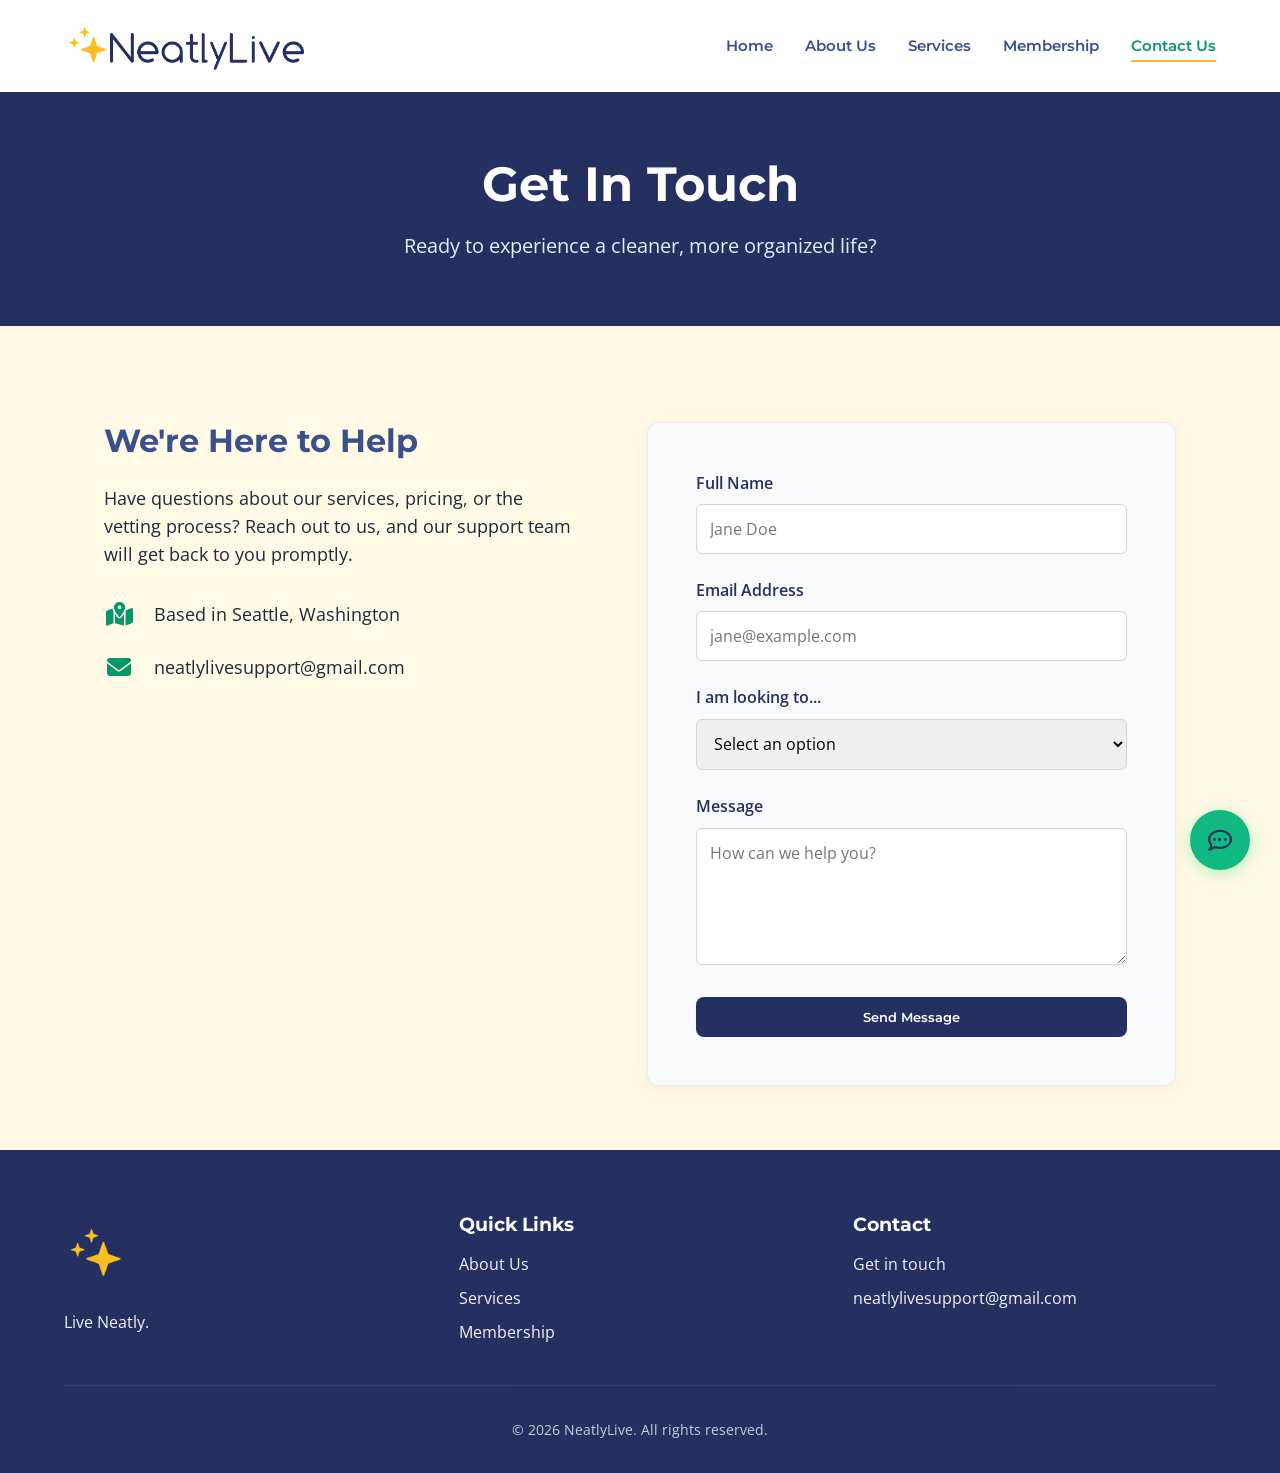
<file: contact.html>
<!DOCTYPE html>
<html lang="en">

<head>
    <meta charset="UTF-8">
    <meta name="viewport" content="width=device-width, initial-scale=1.0">
    <title>Contact Us | NeatlyLive</title>
    <link
        href="https://fonts.googleapis.com/css2?family=Montserrat:wght@400;600;800&family=Open+Sans:wght@400;600&display=swap"
        rel="stylesheet">
    <link rel="stylesheet" href="index.css">
    <link rel="stylesheet" href="https://cdnjs.cloudflare.com/ajax/libs/font-awesome/6.4.0/css/all.min.css">
    <style>
        .page-header {
            background-color: var(--color-primary-navy);
            color: var(--color-bg-white);
            padding: 4rem 5%;
            text-align: center;
        }

        .page-header h1 {
            color: var(--color-bg-white);
            font-size: 3rem;
            margin-bottom: 1rem;
        }

        .contact-layout {
            display: flex;
            flex-wrap: wrap;
            gap: 4rem;
            margin-top: 2rem;
        }

        .contact-info {
            flex: 1 1 350px;
        }

        .contact-info h2 {
            font-size: 2rem;
            margin-bottom: 1.5rem;
            color: var(--color-primary-teal);
        }

        .contact-info p {
            font-size: 1.1rem;
            margin-bottom: 2rem;
            color: var(--color-text-dark);
            line-height: 1.6;
        }

        .info-item {
            display: flex;
            align-items: center;
            gap: 1.25rem;
            margin-bottom: 1.5rem;
            font-size: 1.1rem;
            color: var(--color-text-dark);
        }

        .info-item i {
            color: var(--color-accent-mint-dark);
            font-size: 1.5rem;
            width: 30px;
            text-align: center;
        }

        .contact-form {
            flex: 1 1 400px;
            background: var(--color-bg-light);
            padding: 3rem;
            border-radius: 12px;
            box-shadow: 0 4px 15px rgba(0, 0, 0, 0.05);
            border: 1px solid rgba(0, 0, 0, 0.05);
        }

        .form-group {
            margin-bottom: 1.5rem;
        }

        .form-group label {
            display: block;
            margin-bottom: 0.5rem;
            font-weight: 600;
            color: var(--color-primary-navy);
        }

        .form-control {
            width: 100%;
            padding: 0.8rem;
            border: 1px solid #d1d5db;
            border-radius: 6px;
            font-family: inherit;
            font-size: 1rem;
            transition: border-color var(--transition-fast);
        }

        .form-control:focus {
            outline: none;
            border-color: var(--color-accent-mint-dark);
        }

        /* Live Chat Widget Concept */
        .live-chat-widget {
            position: fixed;
            bottom: 30px;
            right: 30px;
            width: 60px;
            height: 60px;
            background-color: var(--color-accent-mint);
            color: var(--color-primary-navy);
            border-radius: 50%;
            display: flex;
            align-items: center;
            justify-content: center;
            font-size: 1.5rem;
            box-shadow: 0 4px 15px rgba(74, 222, 128, 0.4);
            cursor: pointer;
            transition: transform var(--transition-fast);
            z-index: 9999;
        }

        .live-chat-widget:hover {
            transform: scale(1.1);
            background-color: var(--color-accent-mint-dark);
            color: white;
        }

        .live-chat-tooltip {
            position: absolute;
            bottom: 70px;
            right: 0;
            background: var(--color-primary-navy);
            color: white;
            padding: 0.5rem 1rem;
            border-radius: 6px;
            font-size: 0.85rem;
            white-space: nowrap;
            opacity: 0;
            pointer-events: none;
            transition: opacity var(--transition-fast);
        }

        .live-chat-widget:hover .live-chat-tooltip {
            opacity: 1;
        }
    </style>
</head>

<body>
    <nav class="navbar" id="navbar">
        <a href="index.html" class="logo" style="display: flex; align-items: center;">
            <img src="LogoRedesign.png" alt="NeatlyLive Logo" style="height: 60px; width: auto;">
        </a>
        <button class="mobile-menu-btn" aria-label="Menu" onclick="toggleMenu()">
            <img src="menu-sparkles.png" alt="Menu" style="height: 30px; width: auto;">
        </button>
        <div class="nav-links" id="navLinks">
            <a href="index.html">Home</a>
            <a href="about.html">About Us</a>
            <a href="services.html">Services</a>
            <a href="membership.html">Membership</a>
            <a href="contact.html" class="active">Contact Us</a>
        </div>
    </nav>

    <header class="page-header">
        <h1>Get In Touch</h1>
        <p style="font-size: 1.25rem; opacity: 0.9;">Ready to experience a cleaner, more organized life?</p>
    </header>

    <section class="container">
        <div class="contact-layout">
            <div class="contact-info">
                <h2>We're Here to Help</h2>
                <p>Have questions about our services, pricing, or the vetting process? Reach out to us, and our support
                    team will get back to you promptly.</p>
                <div class="info-item">
                    <i class="fa-solid fa-map-location-dot"></i>
                    <span>Based in Seattle, Washington</span>
                </div>
                <div class="info-item">
                    <i class="fa-solid fa-envelope"></i>
                    <span>neatlylivesupport@gmail.com</span>
                </div>
            </div>

            <div class="contact-form">
                <form action="mailto:neatlylivesupport@gmail.com" method="POST" enctype="text/plain">
                    <div class="form-group">
                        <label for="name">Full Name</label>
                        <input type="text" id="name" class="form-control" placeholder="Jane Doe" required>
                    </div>
                    <div class="form-group">
                        <label for="email">Email Address</label>
                        <input type="email" id="email" class="form-control" placeholder="jane@example.com" required>
                    </div>
                    <div class="form-group">
                        <label for="inquiryType">I am looking to...</label>
                        <select id="inquiryType" class="form-control" required>
                            <option value="">Select an option</option>
                            <option value="book">Book a cleaning</option>
                            <option value="join">Join as a Professional Cleaner</option>
                            <option value="other">Ask a general question</option>
                        </select>
                    </div>
                    <div class="form-group">
                        <label for="message">Message</label>
                        <textarea id="message" rows="5" class="form-control" placeholder="How can we help you?"
                            required></textarea>
                    </div>
                    <button type="submit" class="btn btn-primary" style="width: 100%;">Send Message</button>
                </form>
            </div>
        </div>
    </section>

    <!-- Live Chat Widget -->
    <div class="live-chat-widget"
        onclick="alert('Live chat widget opened! In a real app this would pop up a chat window.');">
        <i class="fa-regular fa-comment-dots"></i>
        <div class="live-chat-tooltip">Chat with us!</div>
    </div>

    <!-- Footer base -->
    <footer class="footer">
        <div class="footer-content">
            <div class="footer-col">
                <a href="index.html" class="logo" style="display:block; margin-bottom: 1rem;">
                    <img src="LogoRedesign.png" alt="NeatlyLive Logo" style="height: 80px; width: auto;">
                </a>
                <p>Live Neatly.</p>
            </div>
            <div class="footer-col">
                <h3>Quick Links</h3>
                <ul style="padding:0;">
                    <li><a href="about.html">About Us</a></li>
                    <li><a href="services.html">Services</a></li>
                    <li><a href="membership.html">Membership</a></li>
                </ul>
            </div>
            <div class="footer-col">
                <h3>Contact</h3>
                <ul style="padding:0;">
                    <li><a href="contact.html">Get in touch</a></li>
                    <li>neatlylivesupport@gmail.com</li>
                </ul>
            </div>
        </div>
        <div class="footer-bottom">
            <p>&copy; 2026 NeatlyLive. All rights reserved.</p>
        </div>
    </footer>

    <script src="app.js"></script>
</body>

</html>
</file>
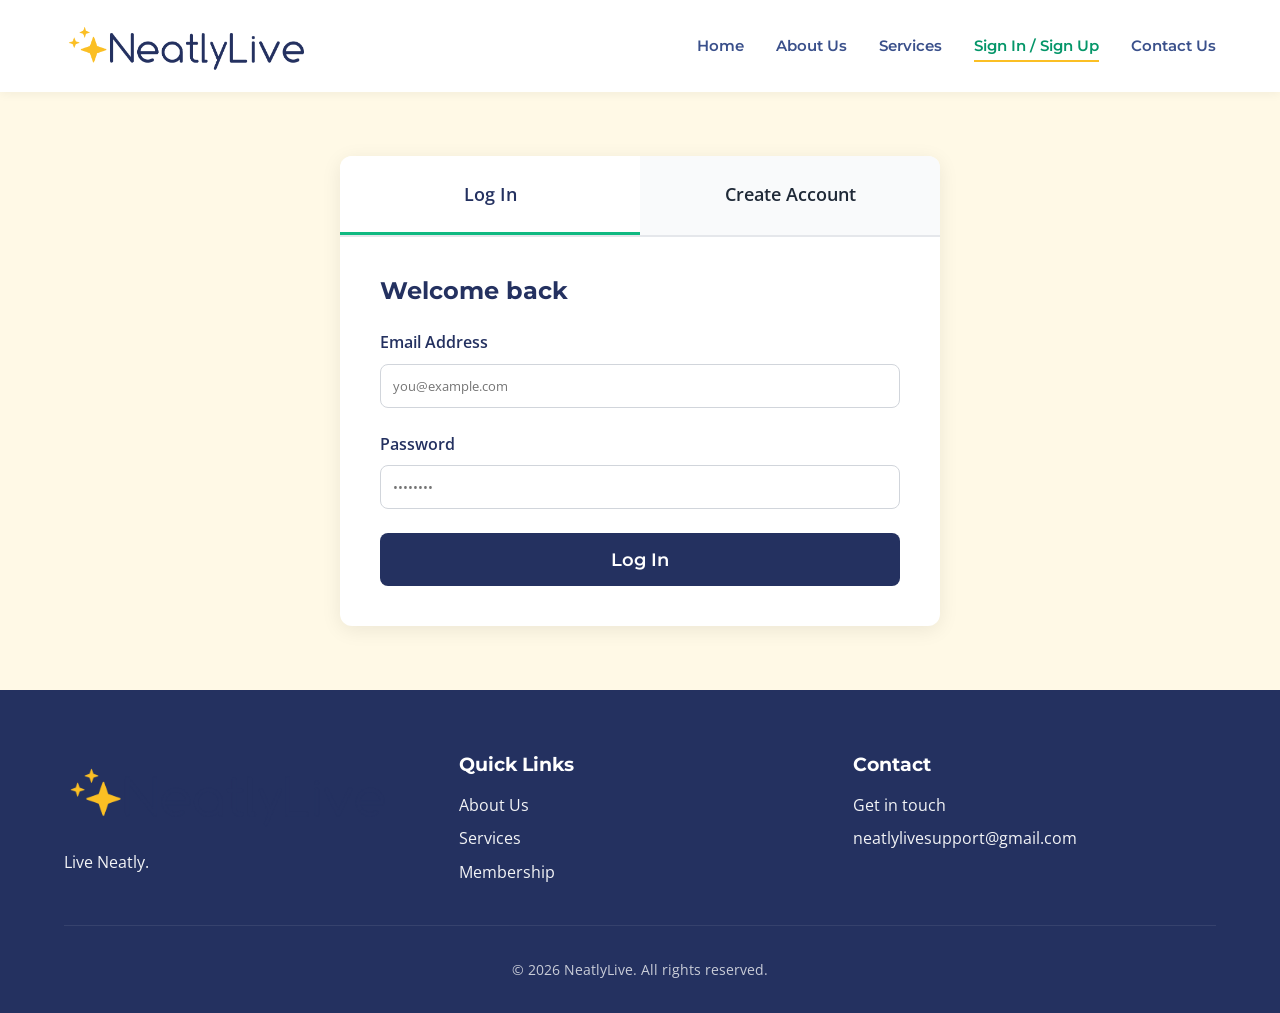
<file: membership.html>
<!DOCTYPE html>
<html lang="en">

<head>
    <meta charset="UTF-8">
    <meta name="viewport" content="width=device-width, initial-scale=1.0">
    <title>Membership | NeatlyLive</title>
    <link
        href="https://fonts.googleapis.com/css2?family=Montserrat:wght@400;600;800&family=Open+Sans:wght@400;600&display=swap"
        rel="stylesheet">
    <link rel="stylesheet" href="index.css">
    <link rel="stylesheet" href="https://cdnjs.cloudflare.com/ajax/libs/font-awesome/6.4.0/css/all.min.css">
    <style>
        .auth-container {
            max-width: 600px;
            margin: 4rem auto;
            background: var(--color-bg-white);
            border-radius: 12px;
            box-shadow: 0 4px 20px rgba(0, 0, 0, 0.08);
            overflow: hidden;
            display: flex;
            flex-direction: column;
        }

        .auth-tabs {
            display: flex;
            border-bottom: 2px solid #e5e7eb;
        }

        .auth-tab {
            flex: 1;
            text-align: center;
            padding: 1.5rem;
            font-size: 1.1rem;
            font-weight: 600;
            cursor: pointer;
            color: var(--color-text-dark);
            background: #f9fafb;
            transition: all 0.2s;
        }

        .auth-tab.active {
            background: var(--color-bg-white);
            color: var(--color-primary-navy);
            border-bottom: 3px solid var(--color-accent-mint);
        }

        .auth-content {
            padding: 2.5rem;
        }

        .auth-form {
            display: none;
        }

        .auth-form.active {
            display: block;
        }

        .form-group {
            margin-bottom: 1.5rem;
        }

        .form-group label {
            display: block;
            margin-bottom: 0.5rem;
            font-weight: 600;
            color: var(--color-primary-navy);
        }

        .form-control {
            width: 100%;
            padding: 0.75rem;
            border: 1px solid #d1d5db;
            border-radius: 8px;
            font-family: inherit;
        }

        .role-cards {
            display: grid;
            grid-template-columns: 1fr 1fr;
            gap: 1rem;
            margin-bottom: 2rem;
        }

        .role-card {
            border: 2px solid #e5e7eb;
            border-radius: 12px;
            padding: 2rem 1rem;
            text-align: center;
            cursor: pointer;
            transition: all 0.2s;
        }

        .role-card.active {
            border-color: var(--color-accent-mint);
            background: #f0fdf4;
        }

        .role-card i {
            font-size: 2rem;
            color: var(--color-primary-teal);
            margin-bottom: 1rem;
        }

        .step-container {
            display: none;
        }
        .step-container.active {
            display: block;
        }

        .btn-full {
            width: 100%;
            padding: 1rem;
            font-size: 1.1rem;
        }
    </style>
</head>

<body>
    <nav class="navbar" id="navbar">
        <a href="index.html" class="logo" style="display: flex; align-items: center;">
            <img src="LogoRedesign.png" alt="NeatlyLive Logo" style="height: 60px; width: auto;">
        </a>
        <button class="mobile-menu-btn" aria-label="Menu" onclick="toggleMenu()">
            <img src="menu-sparkles.png" alt="Menu" style="height: 30px; width: auto;">
        </button>
        <div class="nav-links" id="navLinks">
            <a href="index.html">Home</a>
            <a href="about.html">About Us</a>
            <a href="services.html">Services</a>
            <a href="membership.html" class="active">Sign In / Sign Up</a>
            <a href="contact.html">Contact Us</a>
        </div>
    </nav>

    <div class="auth-container">
        <div class="auth-tabs">
            <div class="auth-tab active" onclick="switchTab('login')">Log In</div>
            <div class="auth-tab" onclick="switchTab('signup')">Create Account</div>
        </div>

        <div class="auth-content">
            <!-- LOG IN FORM -->
            <div id="loginForm" class="auth-form active">
                <h2 style="margin-bottom: 1.5rem; color: var(--color-primary-navy);">Welcome back</h2>
                <div class="form-group">
                    <label>Email Address</label>
                    <input type="email" class="form-control" placeholder="you@example.com">
                </div>
                <div class="form-group">
                    <label>Password</label>
                    <input type="password" class="form-control" placeholder="••••••••">
                </div>
                <button class="btn btn-primary btn-full" onclick="alert('Log In Successful!')">Log In</button>
            </div>

            <!-- SIGN UP WIZARD -->
            <div id="signupForm" class="auth-form">
                <!-- Step 1: Basics -->
                <div id="signupStep1" class="step-container active">
                    <h2 style="margin-bottom: 1.5rem; color: var(--color-primary-navy);">Create an Account</h2>
                    <div class="form-group">
                        <label>Full Name</label>
                        <input type="text" id="regName" class="form-control" placeholder="Jane Doe">
                    </div>
                    <div class="form-group">
                        <label>Email Address</label>
                        <input type="email" id="regEmail" class="form-control" placeholder="jane@example.com">
                    </div>
                    <div class="form-group">
                        <label>Residential Address</label>
                        <input type="text" id="regAddress" class="form-control" placeholder="123 Main St, Seattle, WA">
                    </div>
                    <div class="form-group">
                        <label>Create Password</label>
                        <input type="password" id="regPass1" class="form-control" placeholder="Min 8 chars" oninput="checkSignupPasswords()">
                    </div>
                    <div class="form-group">
                        <label>Confirm Password</label>
                        <input type="password" id="regPass2" class="form-control" placeholder="Re-type password" oninput="checkSignupPasswords()">
                        <p id="regPassError" style="font-size: 0.8rem; color: #b91c1c; margin-top: 0.25rem; display: none;">Passwords do not match.</p>
                    </div>
                    <button class="btn btn-primary btn-full" onclick="nextSignupStep(2)">Next Step <i class="fa-solid fa-arrow-right"></i></button>
                </div>

                <!-- Step 2: Role -->
                <div id="signupStep2" class="step-container">
                    <h2 style="margin-bottom: 1.5rem; color: var(--color-primary-navy);">How will you use NeatlyLive?</h2>
                    <div class="role-cards">
                        <div class="role-card" id="roleClient" onclick="selectRole('client')">
                            <i class="fa-solid fa-house"></i>
                            <h3 style="font-size: 1.1rem;">I'm seeking a cleaner</h3>
                        </div>
                        <div class="role-card" id="roleCleaner" onclick="selectRole('cleaner')">
                            <i class="fa-solid fa-broom"></i>
                            <h3 style="font-size: 1.1rem;">I'm a professional cleaner</h3>
                        </div>
                    </div>
                    <input type="hidden" id="selectedRole" value="">
                    <button class="btn btn-primary btn-full" onclick="handleRoleNext()">Next Step <i class="fa-solid fa-arrow-right"></i></button>
                    <button class="btn btn-secondary btn-full" style="margin-top: 1rem; background: transparent; color: #6b7280; border: none;" onclick="nextSignupStep(1)">Back</button>
                </div>

                <!-- Step 3A: Cleaner -->
                <div id="signupStep3A" class="step-container">
                    <h2 style="margin-bottom: 1.5rem; color: var(--color-primary-navy);">Professional Details</h2>
                    <div class="form-group">
                        <label>Years of Professional Cleaning Experience</label>
                        <input type="number" class="form-control" placeholder="e.g. 5">
                    </div>
                    
                    <div class="form-group" style="margin-top: 1.5rem;">
                        <label>Services Provided</label>
                        <div style="display: grid; grid-template-columns: 1fr 1fr; gap: 0.5rem; margin-top: 0.5rem;">
                            <label style="cursor: pointer; display: flex; align-items: center; gap: 0.5rem;">
                                <input type="checkbox" name="provider_service" value="standard" checked> Standard Maintenance
                            </label>
                            <label style="cursor: pointer; display: flex; align-items: center; gap: 0.5rem;">
                                <input type="checkbox" name="provider_service" value="deep" checked> Deep Clean
                            </label>
                            <label style="cursor: pointer; display: flex; align-items: center; gap: 0.5rem;">
                                <input type="checkbox" name="provider_service" value="move"> Move Clean
                            </label>
                            <label style="cursor: pointer; display: flex; align-items: center; gap: 0.5rem;">
                                <input type="checkbox" name="provider_service" value="office"> Office Cleaning
                            </label>
                        </div>
                    </div>

                    <div class="form-group" style="margin-top: 1.5rem;">
                        <label>Are you an officially registered business?</label>
                        <div style="display: flex; gap: 1rem; margin-top: 0.5rem;">
                            <label style="cursor: pointer;"><input type="radio" name="registered_biz" value="yes" onchange="toggleBizNext(true)"> Yes</label>
                            <label style="cursor: pointer;"><input type="radio" name="registered_biz" value="no" onchange="toggleBizNext(false)" checked> No</label>
                        </div>
                    </div>
                    
                    <button id="btnCompleteReg" class="btn btn-accent btn-full" onclick="completeCleanerRegistration()">Complete Registration</button>
                    <button id="btnBizNext" class="btn btn-primary btn-full" style="display: none;" onclick="nextSignupStep(4)">Continue to Business Details <i class="fa-solid fa-arrow-right"></i></button>
                    
                    <button class="btn btn-secondary btn-full" style="margin-top: 1rem; background: transparent; color: #6b7280; border: none;" onclick="nextSignupStep(2)">Back</button>
                </div>

                <!-- Step 4A: Business Details -->
                <div id="signupStep4A" class="step-container">
                    <h2 style="margin-bottom: 1.5rem; color: var(--color-primary-navy);">Business Registration</h2>
                    
                    <div class="form-group">
                        <label>Business Name</label>
                        <input type="text" class="form-control" placeholder="Sparkle Cleaners LLC">
                    </div>
                    <div style="display: grid; grid-template-columns: 1fr 1fr; gap: 1rem; margin-bottom: 1.5rem;">
                        <div class="form-group" style="margin-bottom: 0;">
                            <label>Business Tax ID (EIN)</label>
                            <input type="text" class="form-control" placeholder="XX-XXXXXXX">
                        </div>
                        <div class="form-group" style="margin-bottom: 0;">
                            <label>Designation</label>
                            <select class="form-control">
                                <option>LLC</option>
                                <option>PLLC</option>
                                <option>Sole Proprietorship</option>
                                <option>S-Corp</option>
                                <option>C-Corp</option>
                                <option>Other</option>
                            </select>
                        </div>
                    </div>
                    <div style="display: grid; grid-template-columns: 1fr 1fr; gap: 1rem; margin-bottom: 1.5rem;">
                        <div class="form-group" style="margin-bottom: 0;">
                            <label>Date Incorporated</label>
                            <input type="date" class="form-control">
                        </div>
                        <div class="form-group" style="margin-bottom: 0;">
                            <label>Date Entity Ends</label>
                            <label style="display: flex; align-items: center; gap: 0.5rem; font-weight: 400; font-size: 0.8rem; margin-bottom: 0.2rem; cursor: pointer;">
                                <input type="checkbox" onchange="document.getElementById('dateEnds').disabled = this.checked"> Perpetual
                            </label>
                            <input type="date" id="dateEnds" class="form-control">
                        </div>
                    </div>

                    <h3 style="font-size: 1.1rem; color: var(--color-primary-teal); margin-bottom: 1rem; margin-top: 2rem;">Addresses</h3>
                    <div class="form-group">
                        <label>Business Address (In-State)</label>
                        <label style="display: flex; align-items: center; gap: 0.5rem; font-weight: 400; font-size: 0.9rem; margin-bottom: 0.5rem; cursor: pointer;">
                            <input type="checkbox" onchange="document.getElementById('bizAddress').value = this.checked ? document.getElementById('regAddress').value : ''"> Same as residential
                        </label>
                        <input type="text" id="bizAddress" class="form-control" placeholder="123 Office St">
                    </div>
                    <div class="form-group">
                        <label>Registered Agent Name</label>
                        <input type="text" class="form-control" placeholder="John Doe">
                    </div>
                    <div class="form-group">
                        <label>Registered Agent Address</label>
                        <label style="display: flex; align-items: center; gap: 0.5rem; font-weight: 400; font-size: 0.9rem; margin-bottom: 0.5rem; cursor: pointer;">
                            <input type="checkbox" onchange="document.getElementById('agentAddress').value = this.checked ? document.getElementById('bizAddress').value : ''"> Same as Business Address
                        </label>
                        <input type="text" id="agentAddress" class="form-control" placeholder="123 Agent St">
                    </div>

                    <h3 style="font-size: 1.1rem; color: var(--color-primary-teal); margin-bottom: 1rem; margin-top: 2rem;">Compliance</h3>
                    <div class="form-group">
                        <label>Licenses</label>
                        <div style="display: flex; gap: 0.5rem; margin-bottom: 0.5rem;">
                            <input type="text" class="form-control" placeholder="License Title" style="flex: 2;">
                            <input type="date" class="form-control" title="Expiration Date" style="flex: 1;">
                        </div>
                    </div>
                    <div class="form-group">
                        <label>Insurance</label>
                        <div style="display: flex; gap: 0.5rem; margin-bottom: 0.5rem;">
                            <input type="text" class="form-control" placeholder="Provider/Title" style="flex: 2;">
                            <input type="text" class="form-control" placeholder="Coverage Amt" style="flex: 1;">
                            <input type="date" class="form-control" title="Expiration Date" style="flex: 1;">
                        </div>
                    </div>

                    <button class="btn btn-accent btn-full" style="margin-top: 1rem;" onclick="completeCleanerRegistration()">Complete Registration</button>
                    <button class="btn btn-secondary btn-full" style="margin-top: 1rem; background: transparent; color: #6b7280; border: none;" onclick="nextSignupStep(3)">Back</button>
                </div>

                <!-- Step 3B: Client -->
                <div id="signupStep3B" class="step-container">
                    <h2 style="margin-bottom: 1.5rem; color: var(--color-primary-navy);">Home Details</h2>
                    <div class="form-group">
                        <label>Cleaning Address</label>
                        <label style="display: flex; align-items: center; gap: 0.5rem; font-weight: 400; font-size: 0.9rem; margin-bottom: 0.5rem; cursor: pointer;">
                            <input type="checkbox" onchange="document.getElementById('cleanAddress').value = this.checked ? document.getElementById('regAddress').value : ''">
                            Same as residential address
                        </label>
                        <input type="text" id="cleanAddress" class="form-control" placeholder="Address to be cleaned">
                    </div>
                    <div style="display: grid; grid-template-columns: 1fr 1fr; gap: 1rem; margin-bottom: 1.5rem;">
                        <div class="form-group" style="margin-bottom: 0;">
                            <label>Square Footage</label>
                            <input type="number" id="homeSqft" class="form-control" placeholder="e.g. 1500">
                        </div>
                        <div class="form-group" style="margin-bottom: 0;">
                            <label>Number of Floors</label>
                            <input type="number" id="homeFloors" class="form-control" placeholder="e.g. 2">
                        </div>
                        <div class="form-group" style="margin-bottom: 0;">
                            <label>Bedrooms</label>
                            <input type="number" id="homeBeds" class="form-control" placeholder="e.g. 3">
                        </div>
                        <div class="form-group" style="margin-bottom: 0;">
                            <label>Bathrooms</label>
                            <input type="number" id="homeBaths" class="form-control" placeholder="e.g. 2.5">
                        </div>
                    </div>
                    <div class="form-group">
                        <label>Notes (Entry details, Pets, etc.)</label>
                        <textarea id="homeNotes" class="form-control" rows="3" placeholder="I have a friendly golden retriever..."></textarea>
                    </div>
                    <button class="btn btn-primary btn-full" onclick="finishClientSignup()">Continue to Booking <i class="fa-solid fa-arrow-right"></i></button>
                    <button class="btn btn-secondary btn-full" style="margin-top: 1rem; background: transparent; color: #6b7280; border: none;" onclick="nextSignupStep(2)">Back</button>
                </div>
            </div>
        </div>
    </div>

    <!-- Footer base -->
    <footer class="footer">
        <div class="footer-content">
            <div class="footer-col">
                <a href="index.html" class="logo" style="display:block; margin-bottom: 1rem;">
                    <img src="LogoRedesign.png" alt="NeatlyLive Logo" style="height: 80px; width: auto;">
                </a>
                <p>Live Neatly.</p>
            </div>
            <div class="footer-col">
                <h3>Quick Links</h3>
                <ul style="padding:0;">
                    <li><a href="about.html">About Us</a></li>
                    <li><a href="services.html">Services</a></li>
                    <li><a href="membership.html">Membership</a></li>
                </ul>
            </div>
            <div class="footer-col">
                <h3>Contact</h3>
                <ul style="padding:0;">
                    <li><a href="contact.html">Get in touch</a></li>
                    <li>neatlylivesupport@gmail.com</li>
                </ul>
            </div>
        </div>
        <div class="footer-bottom">
            <p>&copy; 2026 NeatlyLive. All rights reserved.</p>
        </div>
    </footer>
    <script src="app.js"></script>
    <script>
        function switchTab(tab) {
            document.querySelectorAll('.auth-tab').forEach(t => t.classList.remove('active'));
            document.querySelectorAll('.auth-form').forEach(f => f.classList.remove('active'));
            
            if (tab === 'login') {
                document.querySelectorAll('.auth-tab')[0].classList.add('active');
                document.getElementById('loginForm').classList.add('active');
            } else {
                document.querySelectorAll('.auth-tab')[1].classList.add('active');
                document.getElementById('signupForm').classList.add('active');
            }
        }

        function checkSignupPasswords() {
            const p1 = document.getElementById('regPass1');
            const p2 = document.getElementById('regPass2');
            const err = document.getElementById('regPassError');
            if (p1 && p2 && p2.value.length > 0) {
                if (p1.value !== p2.value) {
                    err.style.display = 'block';
                } else {
                    err.style.display = 'none';
                }
            } else if (err) {
                err.style.display = 'none';
            }
        }

        function nextSignupStep(step) {
            if (step === 2) {
                const p1 = document.getElementById('regPass1');
                const p2 = document.getElementById('regPass2');
                if (p1 && p2 && (p1.value !== p2.value || p1.value.length < 8)) {
                    alert('Please ensure passwords match and are at least 8 characters long.');
                    return;
                }
            }

            document.querySelectorAll('.step-container').forEach(s => s.classList.remove('active'));
            if (step === 3) {
                const role = document.getElementById('selectedRole').value;
                if (role === 'cleaner') document.getElementById('signupStep3A').classList.add('active');
                else document.getElementById('signupStep3B').classList.add('active');
            } else if (step === 4) {
                document.getElementById('signupStep4A').classList.add('active');
            } else {
                document.getElementById('signupStep' + step).classList.add('active');
            }
        }

        function toggleBizNext(isBiz) {
            if (isBiz) {
                document.getElementById('btnCompleteReg').style.display = 'none';
                document.getElementById('btnBizNext').style.display = 'block';
            } else {
                document.getElementById('btnCompleteReg').style.display = 'block';
                document.getElementById('btnBizNext').style.display = 'none';
            }
        }

        function completeCleanerRegistration() {
            window.location.href = 'verification.html';
        }

        function selectRole(role) {
            document.getElementById('roleClient').classList.remove('active');
            document.getElementById('roleCleaner').classList.remove('active');
            
            if (role === 'client') document.getElementById('roleClient').classList.add('active');
            else document.getElementById('roleCleaner').classList.add('active');
            
            document.getElementById('selectedRole').value = role;
        }

        function handleRoleNext() {
            const role = document.getElementById('selectedRole').value;
            if (!role) {
                alert('Please select how you will use NeatlyLive.');
                return;
            }
            nextSignupStep(3);
        }

        function finishClientSignup() {
            const sqft = document.getElementById('homeSqft').value;
            const beds = document.getElementById('homeBeds').value;
            const baths = document.getElementById('homeBaths').value;
            const floors = document.getElementById('homeFloors').value;
            
            // Build URL parameters to pass to booking flow
            const params = new URLSearchParams();
            if (sqft) params.append('sqft', sqft);
            if (beds) params.append('beds', beds);
            if (baths) params.append('baths', baths);
            if (floors) params.append('floors', floors);
            
            // Check if pets mentioned in notes
            const notes = document.getElementById('homeNotes').value.toLowerCase();
            if (notes.includes('dog') || notes.includes('cat') || notes.includes('pet')) {
                params.append('pets', 'true');
            }
            
            // Check if coming from 5% offer funnel
            const currentParams = new URLSearchParams(window.location.search);
            if (currentParams.get('offer') === '5percent') {
                params.append('discount', '5');
            }
            
            window.location.href = `booking.html?${params.toString()}`;
        }
        window.onload = function() {
            const params = new URLSearchParams(window.location.search);
            if (params.get('offer') === '5percent') {
                switchTab('signup');
                selectRole('client');
                if (params.has('sqft')) document.getElementById('homeSqft').value = params.get('sqft');
                if (params.has('beds')) document.getElementById('homeBeds').value = params.get('beds');
                if (params.has('baths')) document.getElementById('homeBaths').value = params.get('baths');
                if (params.has('floors')) document.getElementById('homeFloors').value = params.get('floors');
                if (params.has('pets') && params.get('pets') === 'true') {
                    document.getElementById('homeNotes').value = "Pets in home: Yes";
                }
            }
        };
    </script>
</body>

</html>
</file>
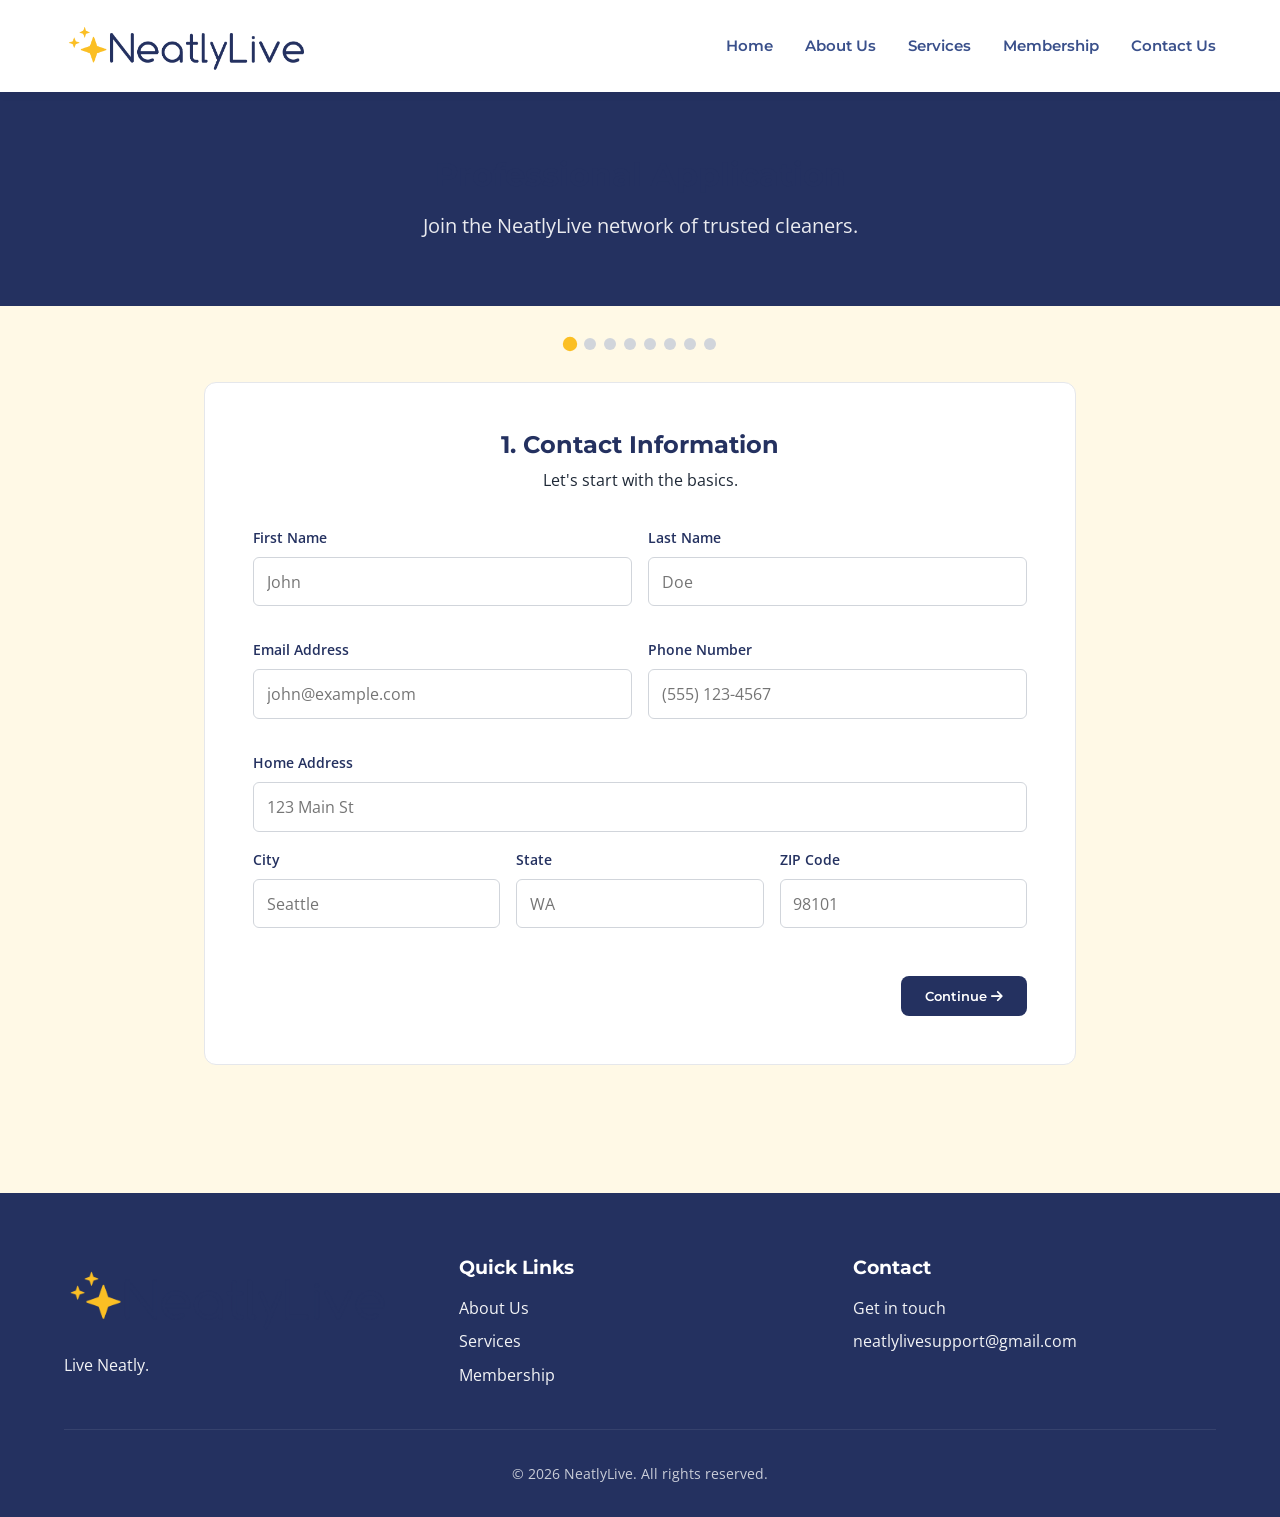
<file: provider-booking.html>
<!DOCTYPE html>
<html lang="en">

<head>
    <meta charset="UTF-8">
    <meta name="viewport" content="width=device-width, initial-scale=1.0">
    <title>Professional Application | NeatlyLive</title>
    <link href="https://fonts.googleapis.com/css2?family=Montserrat:wght@400;600;800&family=Open+Sans:wght@400;600&display=swap" rel="stylesheet">
    <link rel="stylesheet" href="index.css">
    <link rel="stylesheet" href="https://cdnjs.cloudflare.com/ajax/libs/font-awesome/6.4.0/css/all.min.css">
    <style>
        .page-header {
            background-color: var(--color-primary-navy);
            color: var(--color-bg-white);
            padding: 4rem 5%;
            text-align: center;
        }

        .checkout-layout {
            background: var(--color-bg-white);
            padding: 3rem;
            border-radius: 12px;
            border: 1px solid #e5e7eb;
            max-width: 900px;
            margin: 0 auto;
        }

        .form-section h3 {
            border-bottom: 2px solid #e5e7eb;
            padding-bottom: 0.5rem;
            color: var(--color-primary-teal);
            margin-bottom: 1.5rem;
        }

        .form-row {
            display: grid;
            grid-template-columns: repeat(auto-fit, minmax(200px, 1fr));
            gap: 1rem;
            margin-bottom: 1rem;
        }

        .form-group {
            margin-bottom: 1rem;
        }

        .form-group label {
            display: block;
            margin-bottom: 0.5rem;
            font-weight: 600;
            color: var(--color-primary-navy);
            font-size: 0.9rem;
        }

        .form-control {
            width: 100%;
            padding: 0.8rem;
            border: 1px solid #d1d5db;
            border-radius: 6px;
            font-family: inherit;
            font-size: 1rem;
            transition: border-color var(--transition-fast);
        }

        .form-control:focus {
            outline: none;
            border-color: var(--color-accent-mint-dark);
        }

        /* Wizard Specific Styles */
        .wizard-step {
            display: none;
            animation: fadeIn 0.4s ease-in-out;
        }

        .wizard-step.active {
            display: block;
        }

        @keyframes fadeIn {
            from { opacity: 0; transform: translateY(10px); }
            to { opacity: 1; transform: translateY(0); }
        }

        .step-indicator {
            display: flex;
            justify-content: center;
            gap: 0.5rem;
            margin-bottom: 2rem;
            flex-wrap: wrap;
        }

        .step-dot {
            width: 12px;
            height: 12px;
            border-radius: 50%;
            background: #d1d5db;
            transition: all 0.3s ease;
        }

        .step-dot.active {
            background: var(--color-accent-yellow);
            transform: scale(1.2);
        }

        .terms-box {
            height: 150px;
            overflow-y: scroll;
            border: 2px solid #e5e7eb;
            padding: 1rem;
            border-radius: 6px;
            background: var(--color-bg-white);
            font-size: 0.85rem;
            color: var(--color-text-dark);
            margin-bottom: 1rem;
        }

        .terms-box.highlight {
            border-color: var(--color-primary-teal);
            box-shadow: 0 0 10px rgba(0, 123, 161, 0.2);
        }

        .btn:disabled {
            opacity: 0.5;
            cursor: not-allowed;
        }

        .btn-secondary {
            background-color: transparent;
            color: var(--color-primary-navy);
            border: 2px solid var(--color-primary-navy);
        }

        .btn-secondary:hover {
            background-color: rgba(36, 49, 96, 0.05);
        }

        .button-group {
            display: flex;
            justify-content: space-between;
            margin-top: 2rem;
            gap: 1rem;
        }
        
        .availability-grid {
            display: grid;
            grid-template-columns: repeat(7, 1fr);
            gap: 0.5rem;
            margin-bottom: 1rem;
            overflow-x: auto;
        }

        .day-column {
            text-align: center;
            min-width: 80px;
        }

        .day-label {
            font-weight: 600;
            font-size: 0.8rem;
            margin-bottom: 0.5rem;
            color: var(--color-primary-navy);
        }

        .time-slot {
            display: block;
            background: #f3f4f6;
            padding: 0.5rem;
            margin-bottom: 0.5rem;
            border-radius: 4px;
            font-size: 0.8rem;
            cursor: pointer;
            transition: all 0.2s ease;
            border: 1px solid transparent;
            user-select: none;
        }

        .time-slot:hover {
            background: #e5e7eb;
        }

        .time-slot.selected {
            background: rgba(16, 185, 129, 0.1);
            border-color: var(--color-accent-mint);
            color: var(--color-accent-mint-dark);
            font-weight: 600;
        }

        .addon-grid {
            display: grid;
            grid-template-columns: repeat(auto-fit, minmax(250px, 1fr));
            gap: 1rem;
            background: var(--color-bg-white);
            padding: 1.5rem;
            border-radius: 8px;
            border: 1px solid #d1d5db;
        }
        
        .disclaimer-box {
            background: rgba(16, 185, 129, 0.05);
            border-left: 4px solid var(--color-accent-mint);
            padding: 1rem;
            margin-bottom: 1.5rem;
            font-size: 0.9rem;
            color: var(--color-text-dark);
            border-radius: 4px;
        }

        .radio-group {
            display: flex;
            flex-direction: column;
            gap: 1rem;
            background: #f9fafb;
            padding: 1.5rem;
            border-radius: 8px;
            border: 1px solid #e5e7eb;
        }

        .radio-option {
            display: flex;
            align-items: flex-start;
            gap: 1rem;
            cursor: pointer;
        }

        .radio-option input[type="radio"] {
            margin-top: 4px;
            transform: scale(1.2);
        }

        .review-section {
            background: #f9fafb;
            padding: 1.5rem;
            border-radius: 8px;
            border: 1px solid #e5e7eb;
            margin-bottom: 1.5rem;
        }

        .review-item {
            display: flex;
            justify-content: space-between;
            margin-bottom: 0.5rem;
            border-bottom: 1px solid #e5e7eb;
            padding-bottom: 0.5rem;
        }
        
        .review-item:last-child {
            border-bottom: none;
            margin-bottom: 0;
            padding-bottom: 0;
        }

        .review-label {
            font-weight: 600;
            color: var(--color-primary-navy);
            font-size: 0.9rem;
        }

        .review-value {
            color: var(--color-text-dark);
            font-size: 0.9rem;
        }
    </style>
</head>

<body>
    <nav class="navbar" id="navbar">
        <a href="index.html" class="logo" style="display: flex; align-items: center;">
            <img src="LogoRedesign.png" alt="NeatlyLive Logo" style="height: 60px; width: auto;">
        </a>
        <button class="mobile-menu-btn" aria-label="Menu" onclick="toggleMenu()">
            <img src="menu-sparkles.png" alt="Menu" style="height: 30px; width: auto;">
        </button>
        <div class="nav-links" id="navLinks">
            <a href="index.html">Home</a>
            <a href="about.html">About Us</a>
            <a href="services.html">Services</a>
            <a href="membership.html">Membership</a>
            <a href="contact.html">Contact Us</a>
        </div>
    </nav>

    <header class="page-header">
        <h1>Professional Application</h1>
        <p style="font-size: 1.25rem; opacity: 0.9;">Join the NeatlyLive network of trusted cleaners.</p>
    </header>

    <section class="container" style="max-width: 1000px; padding-top: 2rem; margin-bottom: 4rem;">
        
        <!-- Step Indicators -->
        <div class="step-indicator" id="stepIndicator">
            <div class="step-dot active"></div>
            <div class="step-dot"></div>
            <div class="step-dot"></div>
            <div class="step-dot"></div>
            <div class="step-dot"></div>
            <div class="step-dot"></div>
            <div class="step-dot"></div>
            <div class="step-dot"></div>
        </div>

        <form action="#" id="providerForm" onsubmit="event.preventDefault(); submitForm();">
            
            <!-- Step 1: Contact Information -->
            <div class="wizard-step active checkout-layout" id="step1">
                <div class="form-section">
                    <h2 style="text-align: center; color: var(--color-primary-navy); margin-bottom: 0.5rem;">1. Contact Information</h2>
                    <p style="text-align: center; color: var(--color-text-dark); margin-bottom: 2rem;">Let's start with the basics.</p>
                    
                    <div class="form-row">
                        <div class="form-group">
                            <label for="firstName">First Name</label>
                            <input type="text" id="firstName" class="form-control" placeholder="John" required>
                        </div>
                        <div class="form-group">
                            <label for="lastName">Last Name</label>
                            <input type="text" id="lastName" class="form-control" placeholder="Doe" required>
                        </div>
                    </div>
                    <div class="form-row">
                        <div class="form-group">
                            <label for="email">Email Address</label>
                            <input type="email" id="email" class="form-control" placeholder="john@example.com" required>
                        </div>
                        <div class="form-group">
                            <label for="phone">Phone Number</label>
                            <input type="tel" id="phone" class="form-control" placeholder="(555) 123-4567" required>
                        </div>
                    </div>
                    
                    <div class="form-group">
                        <label for="address">Home Address</label>
                        <input type="text" id="address" class="form-control" placeholder="123 Main St" required>
                    </div>
                    <div class="form-row">
                        <div class="form-group">
                            <label for="city">City</label>
                            <input type="text" id="city" class="form-control" placeholder="Seattle" required>
                        </div>
                        <div class="form-group">
                            <label for="state">State</label>
                            <input type="text" id="state" class="form-control" placeholder="WA" required>
                        </div>
                        <div class="form-group">
                            <label for="zip">ZIP Code</label>
                            <input type="text" id="zip" class="form-control" placeholder="98101" required>
                        </div>
                    </div>
                </div>

                <div class="button-group" style="justify-content: flex-end;">
                    <button type="button" class="btn btn-primary" onclick="nextStep()">Continue <i class="fa-solid fa-arrow-right"></i></button>
                </div>
            </div>

            <!-- Step 2: Business Registration -->
            <div class="wizard-step checkout-layout" id="step2">
                <div class="form-section">
                    <h2 style="text-align: center; color: var(--color-primary-navy); margin-bottom: 0.5rem;">2. Business Status</h2>
                    <p style="text-align: center; color: var(--color-text-dark); margin-bottom: 2rem;">How do you operate your cleaning services?</p>
                    
                    <div class="radio-group">
                        <label class="radio-option">
                            <input type="radio" name="businessStatus" value="registered" checked>
                            <div>
                                <span style="font-weight: 600; color: var(--color-primary-navy); display: block;">Officially Registered Business</span>
                                <span style="font-size: 0.85rem; color: #6b7280;">I operate under an LLC, Corporation, or registered DBA with a valid EIN.</span>
                            </div>
                        </label>
                        <label class="radio-option">
                            <input type="radio" name="businessStatus" value="independent">
                            <div>
                                <span style="font-weight: 600; color: var(--color-primary-navy); display: block;">Independent Operator</span>
                                <span style="font-size: 0.85rem; color: #6b7280;">I operate as an individual independent contractor (Sole Proprietor) using my SSN.</span>
                            </div>
                        </label>
                    </div>
                </div>

                <div class="button-group">
                    <button type="button" class="btn btn-secondary" onclick="prevStep()"><i class="fa-solid fa-arrow-left"></i> Back</button>
                    <button type="button" class="btn btn-primary" onclick="nextStep()">Continue <i class="fa-solid fa-arrow-right"></i></button>
                </div>
            </div>

            <!-- Step 3: Banking Information -->
            <div class="wizard-step checkout-layout" id="step3">
                <div class="form-section">
                    <h2 style="text-align: center; color: var(--color-primary-navy); margin-bottom: 0.5rem;">3. Banking Information</h2>
                    <p style="text-align: center; color: var(--color-text-dark); margin-bottom: 2rem;">Where should we send your payments?</p>
                    
                    <div class="disclaimer-box" style="display: flex; align-items: center; gap: 1rem;">
                        <i class="fa-solid fa-building-columns" style="font-size: 2rem; color: var(--color-accent-mint);"></i>
                        <p style="margin:0;">Payments are securely processed and deposited directly into your bank account on a weekly basis.</p>
                    </div>

                    <div class="form-group">
                        <label for="bankName">Bank Name</label>
                        <input type="text" id="bankName" class="form-control" placeholder="Chase, Bank of America, etc." required>
                    </div>
                    <div class="form-row">
                        <div class="form-group">
                            <label for="routingNumber">Routing Number</label>
                            <input type="text" id="routingNumber" class="form-control" placeholder="9 digits" required>
                        </div>
                        <div class="form-group">
                            <label for="accountNumber">Account Number</label>
                            <input type="password" id="accountNumber" class="form-control" placeholder="Account Number" required>
                        </div>
                    </div>
                </div>

                <div class="button-group">
                    <button type="button" class="btn btn-secondary" onclick="prevStep()"><i class="fa-solid fa-arrow-left"></i> Back</button>
                    <button type="button" class="btn btn-primary" onclick="nextStep()">Continue <i class="fa-solid fa-arrow-right"></i></button>
                </div>
            </div>

            <!-- Step 4: Terms and Conditions -->
            <div class="wizard-step checkout-layout" id="step4">
                <div class="form-section">
                    <h2 style="text-align: center; color: var(--color-primary-navy); margin-bottom: 0.5rem;">4. Provider Agreement</h2>
                    <p style="text-align: center; color: var(--color-text-dark); margin-bottom: 2rem;">Please read and scroll through the terms to continue.</p>
                    
                    <div class="terms-box highlight" id="termsBox" onscroll="checkTermsScroll()">
                        <h4>INDEPENDENT SERVICE PROVIDER AGREEMENT</h4>
                        <p><strong>Effective Date:</strong> May 17, 2026</p>
                        <p>Welcome to NeatlyLive. This Independent Service Provider Agreement ("Agreement") governs your registration, onboarding, access, and use of the NeatlyLive platform as an independent professional cleaner or cleaning service business ("Provider," "Professional," "you," or "your"). By signing up, registering your business, completing the platform screening, or accepting a cleaning project through NeatlyLive ("Company," "we," "us," or "our"), you expressly agree to be bound by this Agreement.</p>
                        
                        <br>
                        <h4>1. INDEPENDENT CONTRACTOR STATUS & PLATFORM ELIGIBILITY</h4>
                        <p>You acknowledge and agree that your relationship with NeatlyLive is strictly that of an independent contractor, and nothing in this Agreement creates any partnership, joint venture, agency, or employment relationship. You maintain sole control over your schedule, methods, and specific execution of cleaning tasks.</p>
                        <p><strong>Background Check Information & Eligibility Policy:</strong> To maintain platform standards and user safety, Providers must successfully pass initial screening evaluations. NeatlyLive does not keep, store, or archive your specific historical background check records or raw screening data on its servers. Background checks are run via authorized third-party consumer reporting networks exclusively to verify entry eligibility. Once your eligibility to receive cleaning opportunities is verified, the underlying report details are not retained by NeatlyLive.</p>
                        
                        <br>
                        <h4>2. MEMBERSHIP, VERIFICATION STATUS, & ACCOUNT CLOSURE</h4>
                        <p>NeatlyLive provides a marketplace subscription and access model for cleaning professionals to connect with high-value consumer leads.</p>
                        <p><strong>Right to Cancel:</strong> You may cancel or deactivate your service provider account at any time via your professional dashboard settings or by contacting Provider Relations.</p>
                        <p><strong>ACCOUNT FEES & THREE-MONTH REFUND LOCK:</strong> While you can close your provider account at any time, if you deactivate, cancel, or default on your professional onboarding/membership profile within the first three (3) months of platform sign-up, you will receive ABSOLUTELY NO REFUND of any digital verification fees, platform access payments, or system setup fees. All introductory platform fees are non-refundable.</p>
                        
                        <br>
                        <h4>3. ABSOLUTE LIABILITY WAIVERS</h4>
                        <p>As an independent operator utilizing NeatlyLive's technology platform to find clients, you assume full commercial risk for the services you execute.</p>
                        <ul style="padding-left: 20px; list-style-type: disc;">
                            <li><strong>LIMITATION 1 — NO LIABILITY FOR PREMISES HARM:</strong> NeatlyLive functions strictly as a technology platform connecting independent cleaners with customers. NeatlyLive is entirely exempt from, and assumes absolutely no liability for, any physical harm, illness, injury, or bodily damage you, your personnel, or your independent teams may sustain while on a customer's premises or in transit to an assignment.</li>
                            <li><strong>LIMITATION 2 — NO LIABILITY FOR PROPERTY DAMAGE:</strong> NeatlyLive is not liable for, nor responsible to compensate or indemnify, any damaged items, goods, appliances, fixtures, electronic devices, walls, or furniture resulting from your performance or presence at a job site. You are solely responsible for executing care and maintaining your own commercial liability insurance policies to cover physical property damage claims brought by customers.</li>
                        </ul>
                        
                        <br>
                        <h4>4. PROVIDER COMMUNICATIONS & MANDATORY ELECTRONIC SIGN-IN</h4>
                        <p>By registering on the platform, you provide your express written consent to be contacted by NeatlyLive via automated channels to ensure job delivery transparency, scheduling synchronization, and account security notifications.</p>
                        <p>This consent explicitly includes, but is not limited to, receiving:</p>
                        <ul style="padding-left: 20px; list-style-type: disc;">
                            <li>Onboarding, job notification, and platform administrative emails.</li>
                            <li>Real-time customer logistics, SMS text notifications, and system dispatch alerts.</li>
                            <li>Direct phone coordination and platform verification calls.</li>
                        </ul>
                        <p>You may manage non-essential marketing preferences within your dashboard, but you agree that operational text messaging and direct contacts are structurally necessary for platform access and service fulfillment.</p>
                        
                        <br>
                        <h4>5. PROFESSIONAL DATA PRIVACY</h4>
                        <p>NeatlyLive is committed to managing your professional identity data responsibly. We will not sell, market, or rent your personal data or business identity documents to third parties without your explicit consent. Your details are utilized solely for facilitating digital secure payouts, match processing algorithms, customer coordination, and identity verification checks.</p>
                        
                        <br>
                        <h4>6. RIGHT TO MODIFY PLATFORM AND AGREEMENT TERMS</h4>
                        <p>NeatlyLive reserves the right to modify, adapt, alter, or update this Agreement, platform commission splits, lead fees, or operational guidelines at any time. You will be notified via the primary email address linked to your provider account if these terms change. Continued log-in to the platform, acceptance of job requests, or preservation of an active profile following an email notice constitutes definitive acceptance of the newly revised terms.</p>
                        
                        <br>
                        <h4>7. WORK STANDARDS, CANCELLATIONS, & LATE POLICIES</h4>
                        <ul style="padding-left: 20px; list-style-type: disc;">
                            <li><strong>Service Quality:</strong> You agree to perform all accepted jobs in a professional, industry-standard manner. If a customer files a valid claim regarding substandard execution, you agree to re-clean the disputed area at your own expense or forfeit the proportional payout.</li>
                            <li><strong>Job Forfeiture / Late Arrival:</strong> If you accept an assignment and fail to show up, or arrive more than twenty (20) minutes past the customer's arrival window without adequate communication, you may be penalized with a platform late fee, and repeated offenses will result in immediate termination of platform privileges.</li>
                        </ul>
                        
                        <br>
                        <h4>8. GOVERNING LAW & DISPUTE RESOLUTION</h4>
                        <p>This Independent Agreement shall be governed by, and construed under, the laws of the jurisdiction in which NeatlyLive operates. Any disputes, claims, or controversies stemming from your platform work that cannot be resolved amicably shall be settled exclusively via binding arbitration or the appropriate designated courts of the operating jurisdiction.</p>
                        <br><br>
                        <p><i>End of Terms and Conditions.</i></p>
                    </div>
                </div>

                <div class="button-group">
                    <button type="button" class="btn btn-secondary" onclick="prevStep()"><i class="fa-solid fa-arrow-left"></i> Back</button>
                    <button type="button" class="btn btn-primary" id="acceptTermsBtn" onclick="nextStep()" disabled>Accept & Continue <i class="fa-solid fa-arrow-right"></i></button>
                </div>
            </div>

            <!-- Step 5: Background Check -->
            <div class="wizard-step checkout-layout" id="step5">
                <div class="form-section">
                    <h2 style="text-align: center; color: var(--color-primary-navy); margin-bottom: 0.5rem;">5. Background Check Information</h2>
                    <p style="text-align: center; color: var(--color-text-dark); margin-bottom: 2rem;">Safety and trust are our top priorities.</p>
                    
                    <div class="disclaimer-box">
                        <i class="fa-solid fa-circle-info" style="color: var(--color-accent-mint); margin-right: 5px;"></i>
                        <strong>Notice:</strong> We perform comprehensive background checks on all service professionals to guarantee the safety of our customers. 
                        <br><br>
                        <em>Disclaimer: We do not keep the background check information, we use it solely to determine your eligibility to offer services on the NeatlyLive platform.</em>
                    </div>

                    <div class="form-row">
                        <div class="form-group">
                            <label for="legalFirst">Legal First Name</label>
                            <input type="text" id="legalFirst" class="form-control" required>
                        </div>
                        <div class="form-group">
                            <label for="legalMiddle">Legal Middle Name</label>
                            <input type="text" id="legalMiddle" class="form-control">
                            <label style="display: flex; align-items: center; gap: 0.5rem; margin-top: 0.5rem; font-weight: 400; cursor: pointer;">
                                <input type="checkbox" id="noMiddleName" onchange="toggleMiddleName()"> I don't have a middle name
                            </label>
                        </div>
                        <div class="form-group">
                            <label for="legalLast">Legal Last Name</label>
                            <input type="text" id="legalLast" class="form-control" required>
                        </div>
                    </div>

                    <div class="form-row">
                        <div class="form-group">
                            <label for="ssn">Social Security Number</label>
                            <input type="password" id="ssn" class="form-control" placeholder="XXX-XX-XXXX" required>
                        </div>
                        <div class="form-group">
                            <label for="dob">Date of Birth</label>
                            <input type="date" id="dob" class="form-control" required>
                        </div>
                    </div>

                    <div class="form-group" style="margin-top: 1.5rem;">
                        <label>Identity Verification</label>
                        <p style="font-size: 0.85rem; color: #6b7280; margin-bottom: 0.5rem;">Please upload your Driver's License, Passport, or State ID.</p>
                        <div style="border: 2px dashed #d1d5db; padding: 2rem; text-align: center; border-radius: 6px; background: var(--color-bg-white);">
                            <i class="fa-solid fa-id-card" style="font-size: 2rem; color: var(--color-primary-teal); margin-bottom: 1rem;"></i>
                            <br>
                            <input type="file" id="idUpload" accept="image/*,.pdf" style="margin: 0 auto; display: block;" required>
                        </div>
                    </div>
                </div>

                <div class="button-group">
                    <button type="button" class="btn btn-secondary" onclick="prevStep()"><i class="fa-solid fa-arrow-left"></i> Back</button>
                    <button type="button" class="btn btn-primary" onclick="nextStep()">Securely Submit & Continue <i class="fa-solid fa-arrow-right"></i></button>
                </div>
            </div>

            <!-- Step 6: Profile & Availability -->
            <div class="wizard-step checkout-layout" id="step6">
                <div class="form-section">
                    <h2 style="text-align: center; color: var(--color-primary-navy); margin-bottom: 0.5rem;">6. Profile & Availability</h2>
                    <p style="text-align: center; color: var(--color-text-dark); margin-bottom: 2rem;">Showcase yourself to potential clients.</p>
                    
                    <div class="form-group">
                        <label>Public Profile Photo</label>
                        <div style="display: flex; align-items: center; gap: 1rem; margin-bottom: 1rem;">
                            <div style="width: 80px; height: 80px; border-radius: 50%; background: #e5e7eb; display: flex; align-items: center; justify-content: center; overflow: hidden;" id="profilePreview">
                                <i class="fa-solid fa-user" style="font-size: 2rem; color: #9ca3af;"></i>
                            </div>
                            <div>
                                <input type="file" id="photoUpload" accept="image/*" style="margin-bottom: 0.5rem; display: block;">
                            </div>
                        </div>
                    </div>

                    <div class="form-group">
                        <label for="bio">Short Bio (max 200 characters)</label>
                        <textarea id="bio" class="form-control" rows="3" maxlength="200" placeholder="e.g. I have 5 years of professional cleaning experience and pay extreme attention to detail!"></textarea>
                    </div>
                </div>

                <div class="form-section">
                    <h3>Your Working Availability</h3>
                    <p style="font-size: 0.9rem; margin-bottom: 1rem;">Select the general times you are available to take cleaning jobs:</p>
                    <div class="availability-grid">
                        <div class="day-column">
                            <div class="day-label">Mon</div>
                            <div class="time-slot" onclick="this.classList.toggle('selected')">Morning</div>
                            <div class="time-slot" onclick="this.classList.toggle('selected')">Afternoon</div>
                            <div class="time-slot" onclick="this.classList.toggle('selected')">Evening</div>
                        </div>
                        <div class="day-column">
                            <div class="day-label">Tue</div>
                            <div class="time-slot" onclick="this.classList.toggle('selected')">Morning</div>
                            <div class="time-slot" onclick="this.classList.toggle('selected')">Afternoon</div>
                            <div class="time-slot" onclick="this.classList.toggle('selected')">Evening</div>
                        </div>
                        <div class="day-column">
                            <div class="day-label">Wed</div>
                            <div class="time-slot" onclick="this.classList.toggle('selected')">Morning</div>
                            <div class="time-slot" onclick="this.classList.toggle('selected')">Afternoon</div>
                            <div class="time-slot" onclick="this.classList.toggle('selected')">Evening</div>
                        </div>
                        <div class="day-column">
                            <div class="day-label">Thu</div>
                            <div class="time-slot" onclick="this.classList.toggle('selected')">Morning</div>
                            <div class="time-slot" onclick="this.classList.toggle('selected')">Afternoon</div>
                            <div class="time-slot" onclick="this.classList.toggle('selected')">Evening</div>
                        </div>
                        <div class="day-column">
                            <div class="day-label">Fri</div>
                            <div class="time-slot" onclick="this.classList.toggle('selected')">Morning</div>
                            <div class="time-slot" onclick="this.classList.toggle('selected')">Afternoon</div>
                            <div class="time-slot" onclick="this.classList.toggle('selected')">Evening</div>
                        </div>
                        <div class="day-column">
                            <div class="day-label">Sat</div>
                            <div class="time-slot" onclick="this.classList.toggle('selected')">Morning</div>
                            <div class="time-slot" onclick="this.classList.toggle('selected')">Afternoon</div>
                            <div class="time-slot" onclick="this.classList.toggle('selected')">Evening</div>
                        </div>
                        <div class="day-column">
                            <div class="day-label">Sun</div>
                            <div class="time-slot" onclick="this.classList.toggle('selected')">Morning</div>
                            <div class="time-slot" onclick="this.classList.toggle('selected')">Afternoon</div>
                            <div class="time-slot" onclick="this.classList.toggle('selected')">Evening</div>
                        </div>
                    </div>
                </div>

                <div class="button-group">
                    <button type="button" class="btn btn-secondary" onclick="prevStep()"><i class="fa-solid fa-arrow-left"></i> Back</button>
                    <button type="button" class="btn btn-primary" onclick="nextStep()">Continue <i class="fa-solid fa-arrow-right"></i></button>
                </div>
            </div>

            <!-- Step 7: Services Provided -->
            <div class="wizard-step checkout-layout" id="step7">
                <div class="form-section">
                    <h2 style="text-align: center; color: var(--color-primary-navy); margin-bottom: 0.5rem;">7. Services Provided</h2>
                    <p style="text-align: center; color: var(--color-text-dark); margin-bottom: 2rem;">What types of cleans are you equipped and willing to perform?</p>
                    
                    <div style="display: flex; flex-direction: column; gap: 1rem; background: var(--color-bg-white); padding: 1.5rem; border-radius: 8px; border: 1px solid #d1d5db;">
                        
                        <!-- Residential Parent -->
                        <div style="border: 1px solid #e5e7eb; border-radius: 8px; padding: 1rem; background: #f9fafb;">
                            <label style="display: flex; align-items: start; gap: 0.75rem; cursor: pointer; margin-bottom: 1rem;">
                                <input type="checkbox" name="service_residential" id="serviceResidential" style="margin-top: 4px;" onchange="toggleResidentialSubsets()" checked>
                                <div>
                                    <span style="font-weight: 600; color: var(--color-primary-navy); display: block;">Residential Cleans</span>
                                    <span style="font-size: 0.85rem; color: #6b7280;">Standard apartments, condos, and single-family homes.</span>
                                </div>
                            </label>
                            
                            <!-- Nested Subsets -->
                            <div id="residentialSubsets" style="margin-left: 2rem; display: flex; flex-direction: column; gap: 0.75rem; padding-left: 1rem; border-left: 2px solid #e5e7eb;">
                                <label style="display: flex; align-items: start; gap: 0.75rem; cursor: pointer;">
                                    <input type="checkbox" name="service_standard" class="res-subset" style="margin-top: 4px;" onchange="checkSingleService()" checked>
                                    <div>
                                        <span style="font-weight: 600; color: var(--color-text-dark); display: block;">Standard Cleans</span>
                                        <span style="font-size: 0.85rem; color: #6b7280;">General upkeep, dusting, mopping, and surface wiping.</span>
                                    </div>
                                </label>
                                <label style="display: flex; align-items: start; gap: 0.75rem; cursor: pointer;">
                                    <input type="checkbox" name="service_deep" class="res-subset" style="margin-top: 4px;" onchange="checkSingleService()">
                                    <div>
                                        <span style="font-weight: 600; color: var(--color-text-dark); display: block;">Deep Cleans</span>
                                        <span style="font-size: 0.85rem; color: #6b7280;">Thorough scrubbing, inside appliances, and hard-to-reach areas.</span>
                                    </div>
                                </label>
                            </div>
                        </div>

                        <label style="display: flex; align-items: start; gap: 0.75rem; cursor: pointer; padding: 1rem; border: 1px solid #e5e7eb; border-radius: 8px; background: #fff;">
                            <input type="checkbox" name="service_move" style="margin-top: 4px;" onchange="checkSingleService()">
                            <div>
                                <span style="font-weight: 600; color: var(--color-primary-navy); display: block;">Move In / Move Out Cleans</span>
                                <span style="font-size: 0.85rem; color: #6b7280;">Deep cleaning for empty homes in transition.</span>
                            </div>
                        </label>

                        <label style="display: flex; align-items: start; gap: 0.75rem; cursor: pointer; padding: 1rem; border: 1px solid #e5e7eb; border-radius: 8px; background: #fff;">
                            <input type="checkbox" name="service_office" style="margin-top: 4px;" onchange="checkSingleService()">
                            <div>
                                <span style="font-weight: 600; color: var(--color-primary-navy); display: block;">Office Cleanings</span>
                                <span style="font-size: 0.85rem; color: #6b7280;">Workspace sanitization and commercial cleaning.</span>
                            </div>
                        </label>
                    </div>

                    <div id="singleServiceWarning" style="display: block; margin-top: 1.5rem; padding: 1rem; background: #fffbeb; border: 1px solid #fde68a; border-radius: 8px;">
                        <i class="fa-solid fa-lightbulb" style="color: var(--color-accent-yellow); margin-right: 8px;"></i>
                        <span id="singleServiceWarningText" style="font-size: 0.9rem; color: #92400e; font-weight: 500;">
                            You indicated you are only available for <strong>'Residential - Standard Cleans'</strong>. Would you like to select more? Selecting more cleaning types means more appointments will be available to you!
                        </span>
                    </div>
                </div>

                <div class="button-group">
                    <button type="button" class="btn btn-secondary" onclick="prevStep()"><i class="fa-solid fa-arrow-left"></i> Back</button>
                    <button type="button" class="btn btn-primary" onclick="nextStep()">Review Application <i class="fa-solid fa-arrow-right"></i></button>
                </div>
            </div>

            <!-- Step 8: Review & Submit -->
            <div class="wizard-step checkout-layout" id="step8">
                <div class="form-section">
                    <h2 style="text-align: center; color: var(--color-primary-navy); margin-bottom: 0.5rem;">8. Review & Submit</h2>
                    <p style="text-align: center; color: var(--color-text-dark); margin-bottom: 2rem;">Please verify your information before submitting.</p>
                    
                    <div class="review-section">
                        <div class="review-item">
                            <span class="review-label">Name</span>
                            <span class="review-value" id="reviewName">John Doe</span>
                        </div>
                        <div class="review-item">
                            <span class="review-label">Email</span>
                            <span class="review-value" id="reviewEmail">john@example.com</span>
                        </div>
                        <div class="review-item">
                            <span class="review-label">Business Type</span>
                            <span class="review-value" id="reviewBusiness">Officially Registered Business</span>
                        </div>
                        <div class="review-item">
                            <span class="review-label">Services</span>
                            <span class="review-value" id="reviewServices">Standard, Residential</span>
                        </div>
                    </div>
                </div>

                <div class="button-group">
                    <button type="button" class="btn btn-secondary" onclick="prevStep()"><i class="fa-solid fa-arrow-left"></i> Back</button>
                    <button type="submit" class="btn btn-primary" style="font-size: 1.1rem; padding: 1rem 2rem;"><i class="fa-solid fa-paper-plane" style="margin-right:8px;"></i> Submit Application</button>
                </div>
            </div>

        </form>
    </section>

    <!-- Footer base -->
    <footer class="footer">
        <div class="footer-content">
            <div class="footer-col">
                <a href="index.html" class="logo" style="display:block; margin-bottom: 1rem;">
                    <img src="LogoRedesign.png" alt="NeatlyLive Logo" style="height: 80px; width: auto;">
                </a>
                <p>Live Neatly.</p>
            </div>
            <div class="footer-col">
                <h3>Quick Links</h3>
                <ul style="padding:0;">
                    <li><a href="about.html">About Us</a></li>
                    <li><a href="services.html">Services</a></li>
                    <li><a href="membership.html">Membership</a></li>
                </ul>
            </div>
            <div class="footer-col">
                <h3>Contact</h3>
                <ul style="padding:0;">
                    <li><a href="contact.html">Get in touch</a></li>
                    <li>neatlylivesupport@gmail.com</li>
                </ul>
            </div>
        </div>
        <div class="footer-bottom">
            <p>&copy; 2026 NeatlyLive. All rights reserved.</p>
        </div>
    </footer>

    <script src="app.js"></script>
    <script>
        let currentStep = 1;
        const totalSteps = 8;

        function updateIndicators() {
            const dots = document.querySelectorAll('.step-dot');
            dots.forEach((dot, index) => {
                if (index < currentStep) {
                    dot.classList.add('active');
                } else {
                    dot.classList.remove('active');
                }
            });
        }

        function showStep(step) {
            document.querySelectorAll('.wizard-step').forEach(el => el.classList.remove('active'));
            document.getElementById(`step${step}`).classList.add('active');
            updateIndicators();
            window.scrollTo({ top: 0, behavior: 'smooth' });
            
            if (step === 8) {
                populateReview();
            }
        }

        function nextStep() {
            if (currentStep === 7) {
                const resChecked = document.getElementById('serviceResidential').checked;
                const standardChecked = document.getElementsByName('service_standard')[0].checked;
                const deepChecked = document.getElementsByName('service_deep')[0].checked;

                if (!resChecked || (!standardChecked && !deepChecked)) {
                    alert('Please select at least one type of residential clean (Standard or Deep) to continue.');
                    return;
                }
            }

            if (currentStep < totalSteps) {
                currentStep++;
                showStep(currentStep);
            }
        }

        function prevStep() {
            if (currentStep > 1) {
                currentStep--;
                showStep(currentStep);
            }
        }

        function checkTermsScroll() {
            const box = document.getElementById('termsBox');
            const btn = document.getElementById('acceptTermsBtn');
            
            if (box.scrollHeight - box.scrollTop <= box.clientHeight + 5) {
                btn.disabled = false;
                box.classList.remove('highlight');
                box.style.borderColor = 'var(--color-accent-mint)';
            }
        }

        function toggleMiddleName() {
            const noMiddle = document.getElementById('noMiddleName').checked;
            const middleInput = document.getElementById('legalMiddle');
            
            if (noMiddle) {
                middleInput.value = '';
                middleInput.disabled = true;
                middleInput.style.backgroundColor = '#f3f4f6';
            } else {
                middleInput.disabled = false;
                middleInput.style.backgroundColor = '#ffffff';
            }
        }

        function toggleResidentialSubsets() {
            const isResidential = document.getElementById('serviceResidential').checked;
            const subsets = document.querySelectorAll('.res-subset');
            const subsetContainer = document.getElementById('residentialSubsets');
            
            subsets.forEach(checkbox => {
                checkbox.disabled = !isResidential;
                if (!isResidential) {
                    checkbox.checked = false;
                }
            });

            if (isResidential) {
                subsetContainer.style.opacity = '1';
            } else {
                subsetContainer.style.opacity = '0.5';
            }
            checkSingleService();
        }

        function checkSingleService() {
            let selectedTypes = [];
            if(document.getElementsByName('service_standard')[0] && document.getElementsByName('service_standard')[0].checked) selectedTypes.push("Residential - Standard Cleans");
            if(document.getElementsByName('service_deep')[0] && document.getElementsByName('service_deep')[0].checked) selectedTypes.push("Residential - Deep Cleans");
            if(document.getElementsByName('service_move')[0] && document.getElementsByName('service_move')[0].checked) selectedTypes.push("Move In / Move Out Cleans");
            if(document.getElementsByName('service_office')[0] && document.getElementsByName('service_office')[0].checked) selectedTypes.push("Office Cleanings");

            const warningBox = document.getElementById('singleServiceWarning');
            const warningText = document.getElementById('singleServiceWarningText');

            if (warningBox && warningText) {
                if (selectedTypes.length === 1) {
                    warningText.innerHTML = `You indicated you are only available for <strong>'${selectedTypes[0]}'</strong>. Would you like to select more? Selecting more cleaning types means more appointments will be available to you!`;
                    warningBox.style.display = 'block';
                } else {
                    warningBox.style.display = 'none';
                }
            }
        }
        
        function populateReview() {
            const first = document.getElementById('firstName').value || 'John';
            const last = document.getElementById('lastName').value || 'Doe';
            const email = document.getElementById('email').value || 'john@example.com';
            
            const radios = document.getElementsByName('businessStatus');
            let business = 'Officially Registered Business';
            for(let r of radios) {
                if(r.checked && r.value === 'independent') business = 'Independent Operator';
            }
            
            let services = [];
            if(document.getElementsByName('service_residential')[0].checked) {
                services.push('Residential');
                let sub = [];
                if(document.getElementsByName('service_standard')[0].checked) sub.push('Standard');
                if(document.getElementsByName('service_deep')[0].checked) sub.push('Deep');
                if(sub.length > 0) {
                    services[services.length-1] += ` (${sub.join(', ')})`;
                }
            }
            if(document.getElementsByName('service_move')[0].checked) services.push('Move In/Out');
            if(document.getElementsByName('service_office')[0].checked) services.push('Office');
            
            document.getElementById('reviewName').textContent = `${first} ${last}`;
            document.getElementById('reviewEmail').textContent = email;
            document.getElementById('reviewBusiness').textContent = business;
            document.getElementById('reviewServices').textContent = services.length > 0 ? services.join(', ') : 'None selected';
        }

        function submitForm() {
            alert('Application submitted successfully! NeatlyLive will get back to you ASAP with your eligibility results.');
            window.location.href = 'index.html';
        }
    </script>
</body>
</html>
</file>
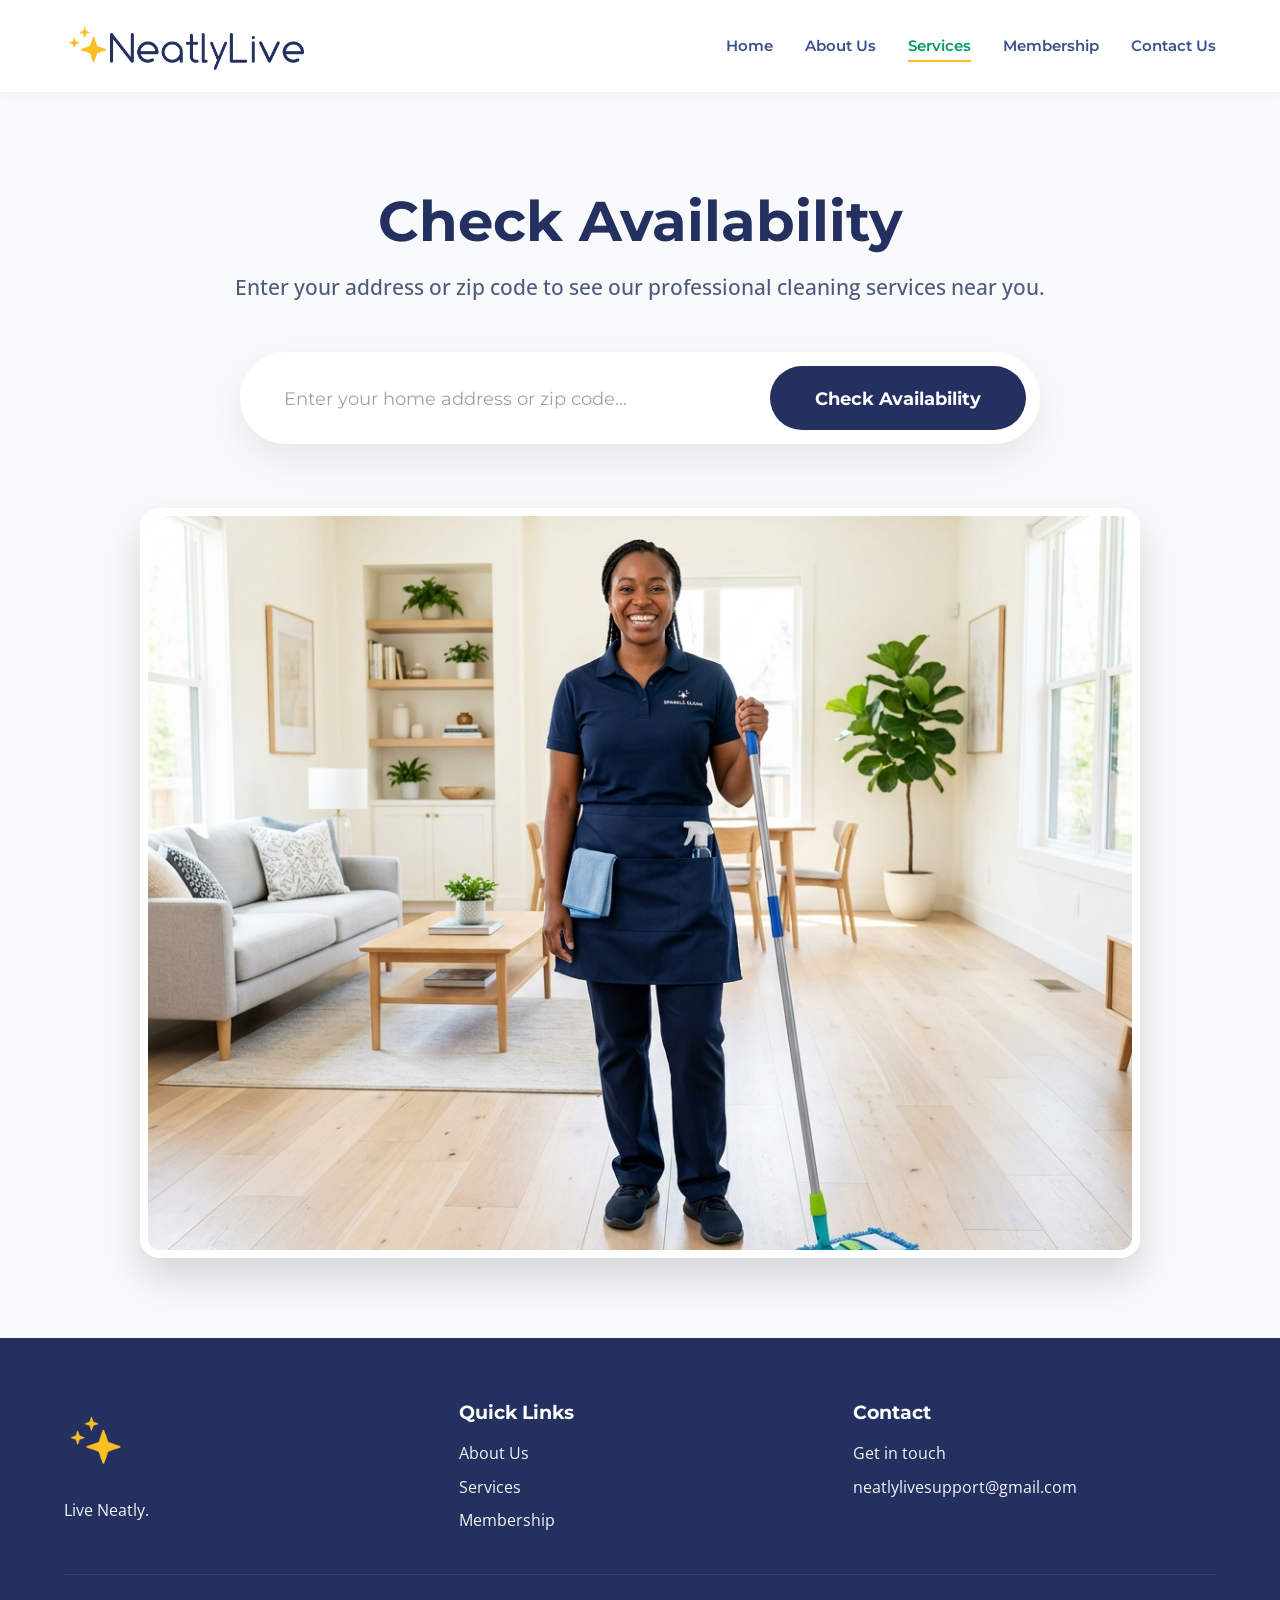
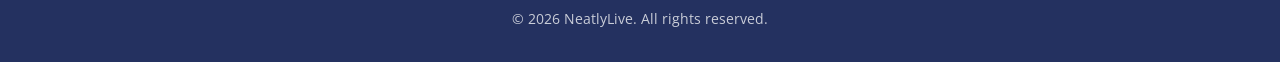
<file: services.html>
<!DOCTYPE html>
<html lang="en">

<head>
    <meta charset="UTF-8">
    <meta name="viewport" content="width=device-width, initial-scale=1.0">
    <title>Our Services | NeatlyLive</title>
    <link
        href="https://fonts.googleapis.com/css2?family=Montserrat:wght@400;600;800&family=Open+Sans:wght@400;600&display=swap"
        rel="stylesheet">
    <link rel="stylesheet" href="index.css">
    <link rel="stylesheet" href="https://cdnjs.cloudflare.com/ajax/libs/font-awesome/6.4.0/css/all.min.css">
    <style>
        .page-header {
            background-color: var(--color-primary-navy);
            color: var(--color-bg-white);
            padding: 4rem 5%;
            text-align: center;
        }

        .page-header h1 {
            color: var(--color-bg-white);
            font-size: 3rem;
            margin-bottom: 1rem;
        }

        .services-grid {
            display: grid;
            grid-template-columns: repeat(auto-fit, minmax(280px, 1fr));
            gap: 2.5rem;
            margin-top: 2rem;
        }

        .service-card {
            background: var(--color-bg-white);
            border-radius: 12px;
            overflow: hidden;
            box-shadow: 0 4px 15px rgba(0, 0, 0, 0.05);
            transition: all var(--transition-normal);
            border: 1px solid rgba(0, 0, 0, 0.05);
            display: flex;
            flex-direction: column;
        }

        .service-card:hover {
            transform: translateY(-5px);
            box-shadow: 0 10px 25px rgba(0, 0, 0, 0.1);
        }

        .service-icon-bg {
            background: linear-gradient(135deg, var(--color-primary-navy), var(--color-primary-teal));
            height: 180px;
            display: flex;
            align-items: center;
            justify-content: center;
            color: var(--color-accent-mint);
            font-size: 4rem;
        }

        .service-content {
            padding: 2rem;
            flex-grow: 1;
            display: flex;
            flex-direction: column;
        }

        .service-content h3 {
            font-size: 1.5rem;
            color: var(--color-primary-navy);
            margin-bottom: 1rem;
        }

        .service-content p {
            color: var(--color-text-dark);
            margin-bottom: 1.5rem;
            flex-grow: 1;
        }

        .service-features {
            list-style: none;
            padding: 0;
            margin-bottom: 1.5rem;
        }

        .service-features li {
            margin-bottom: 0.5rem;
            display: flex;
            align-items: center;
            gap: 0.5rem;
            font-size: 0.9rem;
            color: var(--color-text-dark);
        }

        .service-features li i {
            color: var(--color-accent-mint-dark);
        }

        /* Carousel and Enhanced Search Styles */
        .carousel-container {
            position: relative;
            width: 100%;
            max-width: 1000px;
            height: 750px;
            margin: 4rem auto 0;
            border-radius: 20px;
            overflow: hidden;
            box-shadow: 0 20px 40px rgba(0, 0, 0, 0.15);
            border: 8px solid white;
        }

        .carousel-slide {
            position: absolute;
            top: 0;
            left: 0;
            width: 100%;
            height: 100%;
            opacity: 0;
            transition: opacity 1.5s ease-in-out;
            background-size: cover;
            background-position: center;
        }

        .carousel-slide.active {
            opacity: 1;
        }

        .hero-search-container.enhanced {
            max-width: 800px;
            margin: 0 auto;
            padding: 10px;
            border-radius: 60px;
            box-shadow: 0 15px 40px rgba(0, 0, 0, 0.08);
            border: 4px solid white;
        }

        .hero-search-input.enhanced {
            font-size: 1.25rem;
            padding: 20px 30px;
        }

        .hero-search-input.enhanced::placeholder {
            color: #9ca3af;
            font-size: 1.15rem;
        }

        .hero-search-btn.enhanced {
            font-size: 1.15rem;
            padding: 20px 45px;
            background: var(--color-primary-navy);
            color: var(--color-bg-white);
        }

        .hero-search-btn.enhanced:hover {
            background: var(--color-primary-teal);
        }
    </style>
</head>

<body>
    <!-- Sticky Navigation -->
    <nav class="navbar" id="navbar">
        <a href="index.html" class="logo" style="display: flex; align-items: center;">
            <img src="LogoRedesign.png" alt="NeatlyLive Logo" style="height: 60px; width: auto;">
        </a>
        <button class="mobile-menu-btn" aria-label="Menu" onclick="toggleMenu()">
            <img src="menu-sparkles.png" alt="Menu" style="height: 30px; width: auto;">
        </button>
        <div class="nav-links" id="navLinks">
            <a href="index.html">Home</a>
            <a href="about.html">About Us</a>
            <a href="services.html" class="active">Services</a>
            <a href="membership.html">Membership</a>
            <a href="contact.html">Contact Us</a>
        </div>
    </nav>

    <header class="page-header" style="padding: 6rem 5% 5rem; background: var(--color-bg-light);">
        <h1 style="font-size: 3.5rem; margin-bottom: 1rem; color: var(--color-primary-navy);">Check Availability</h1>
        <p
            style="font-size: 1.3rem; color: var(--color-primary-navy); opacity: 0.8; margin-bottom: 3rem; font-weight: 500;">
            Enter your address or zip code to see our professional cleaning services near you.</p>

        <div class="hero-search-container enhanced">
            <input type="text" placeholder="Enter your home address or zip code..." class="hero-search-input enhanced"
                id="zipInput" onkeypress="handleZipEnter(event)">
            <button class="hero-search-btn enhanced" onclick="checkZip()">Check Availability</button>
        </div>

        <p id="availabilityMsg"
            style="margin-top: 2rem; font-size: 1.1rem; font-weight: 600; display: none; color: var(--color-primary-teal);">
        </p>

        <!-- Image Carousel -->
        <div class="carousel-container" id="servicesCarousel">
            <div class="carousel-slide active" style="background-image: url('happy_cleaner_1.png');"></div>
            <div class="carousel-slide" style="background-image: url('clean_home_1.png');"></div>
            <div class="carousel-slide" style="background-image: url('happy_cleaner_2.png');"></div>
        </div>
    </header>

    <section class="container" id="servicesSection"
        style="display: none; opacity: 0; transition: opacity 0.5s ease; padding-top: 3rem;">
        <h2 style="text-align: center; color: var(--color-primary-navy); margin-bottom: 2rem; font-size: 2rem;">Great
            news! We service your area.</h2>
        <div style="text-align: center; margin-bottom: 4rem;">
            <p style="font-size: 1.2rem; color: var(--color-text-dark); margin-bottom: 2rem;">Continue to our booking
                flow to customize your cleaning plan and select your services.</p>
            <a href="booking.html" class="btn btn-primary" style="font-size: 1.2rem; padding: 1rem 3rem;">Start My
                Booking <i class="fa-solid fa-arrow-right" style="margin-left: 8px;"></i></a>
        </div>
    </section>

    <!-- Footer base -->
    <footer class="footer">
        <div class="footer-content">
            <div class="footer-col">
                <a href="index.html" class="logo" style="display:block; margin-bottom: 1rem;">
                    <img src="LogoRedesign.png" alt="NeatlyLive Logo" style="height: 80px; width: auto;">
                </a>
                <p>Live Neatly.</p>
            </div>
            <div class="footer-col">
                <h3>Quick Links</h3>
                <ul style="padding:0;">
                    <li><a href="about.html">About Us</a></li>
                    <li><a href="services.html">Services</a></li>
                    <li><a href="membership.html">Membership</a></li>
                </ul>
            </div>
            <div class="footer-col">
                <h3>Contact</h3>
                <ul style="padding:0;">
                    <li><a href="contact.html">Get in touch</a></li>
                    <li>neatlylivesupport@gmail.com</li>
                </ul>
            </div>
        </div>
        <div class="footer-bottom">
            <p>&copy; 2026 NeatlyLive. All rights reserved.</p>
        </div>
    </footer>

    <script src="app.js"></script>
    <script>
        function checkZip() {
            const input = document.getElementById('zipInput').value.trim();
            const msg = document.getElementById('availabilityMsg');
            const section = document.getElementById('servicesSection');

            // Look for a 5 digit number
            const zipMatch = input.match(/\b\d{5}\b/);

            if (!zipMatch) {
                msg.style.display = 'block';
                msg.style.color = '#ff6b6b';
                msg.textContent = 'Please include a valid 5-digit zip code.';
                section.style.display = 'none';
                section.style.opacity = '0';
                return;
            }

            // Simulate checking
            msg.style.display = 'block';
            msg.style.color = 'var(--color-primary-navy)';
            msg.textContent = 'Checking availability...';

            const zip = parseInt(zipMatch[0], 10);
            // Washington State zip codes are roughly 98000 to 99499
            const isEligible = (zip >= 98000 && zip <= 99499);

            setTimeout(() => {
                if (isEligible) {
                    msg.style.display = 'none';
                    section.style.display = 'block';
                    // Trigger reflow for fade in
                    void section.offsetWidth;
                    section.style.opacity = '1';

                    // Scroll down to services
                    section.scrollIntoView({ behavior: 'smooth', block: 'start' });
                } else {
                    window.location.href = 'waitlist.html';
                }
            }, 800);
        }

        function handleZipEnter(e) {
            if (e.key === 'Enter') {
                checkZip();
            }
        }

        // Carousel Logic
        let currentSlide = 0;
        const slides = document.querySelectorAll('.carousel-slide');

        if (slides.length > 0) {
            setInterval(() => {
                slides[currentSlide].classList.remove('active');
                currentSlide = (currentSlide + 1) % slides.length;
                slides[currentSlide].classList.add('active');
            }, 4000);
        }
    </script>
</body>

</html>
</file>
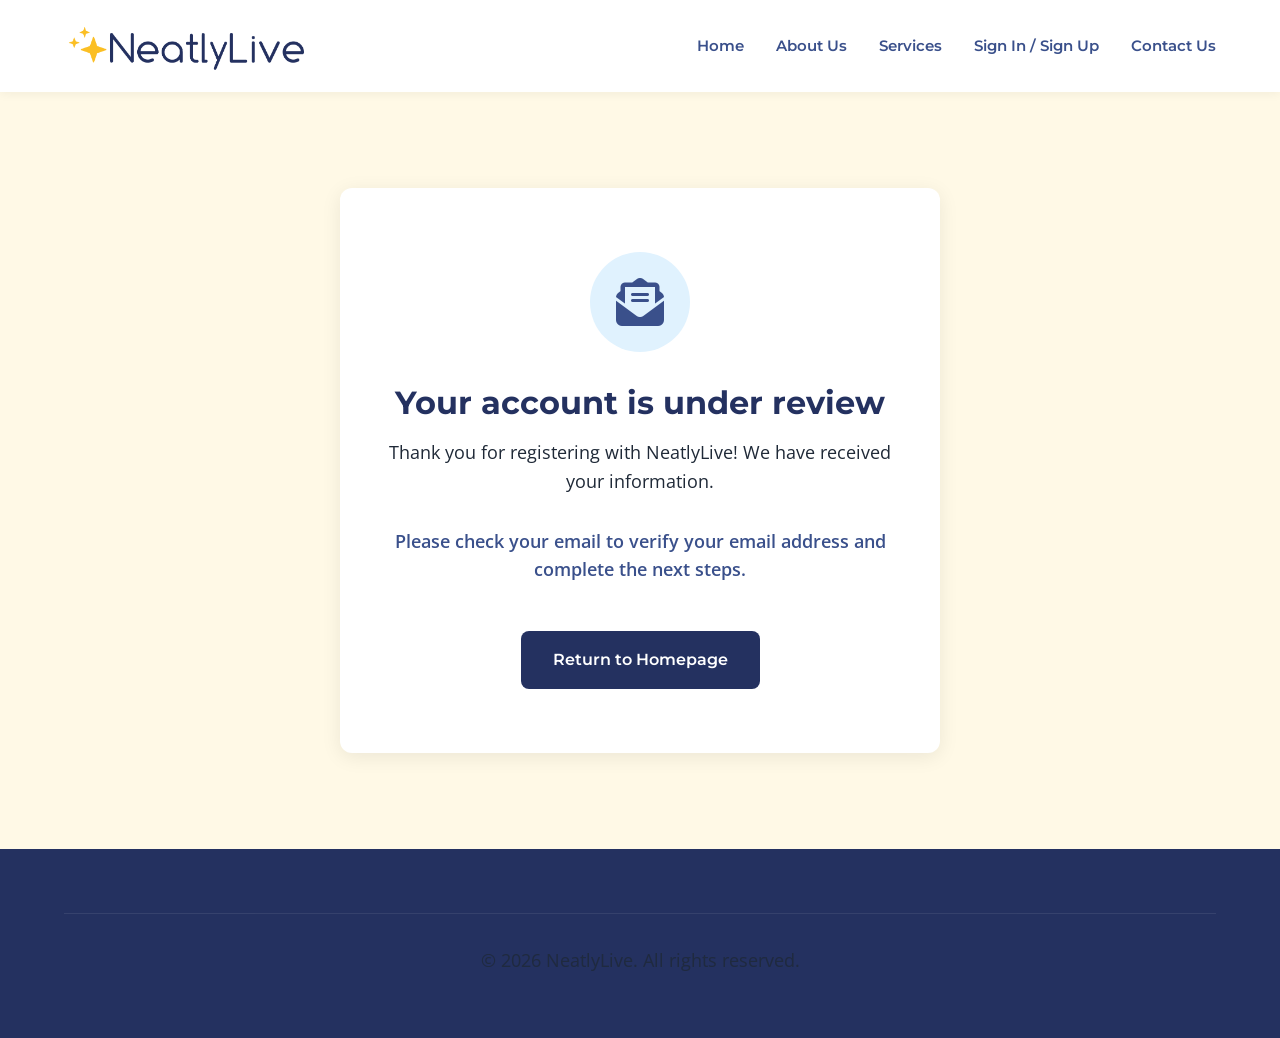
<file: verification.html>
<!DOCTYPE html>
<html lang="en">

<head>
    <meta charset="UTF-8">
    <meta name="viewport" content="width=device-width, initial-scale=1.0">
    <title>Account Under Review | NeatlyLive</title>
    <link
        href="https://fonts.googleapis.com/css2?family=Montserrat:wght@400;600;800&family=Open+Sans:wght@400;600&display=swap"
        rel="stylesheet">
    <link rel="stylesheet" href="index.css">
    <link rel="stylesheet" href="https://cdnjs.cloudflare.com/ajax/libs/font-awesome/6.4.0/css/all.min.css">
    <style>
        .verification-container {
            max-width: 600px;
            margin: 6rem auto;
            background: var(--color-bg-white);
            border-radius: 12px;
            box-shadow: 0 4px 20px rgba(0, 0, 0, 0.08);
            padding: 4rem 2rem;
            text-align: center;
        }

        .icon-circle {
            width: 100px;
            height: 100px;
            background: #e0f2fe;
            border-radius: 50%;
            display: flex;
            align-items: center;
            justify-content: center;
            margin: 0 auto 2rem auto;
        }

        .icon-circle i {
            font-size: 3rem;
            color: var(--color-primary-teal);
        }

        h1 {
            color: var(--color-primary-navy);
            margin-bottom: 1rem;
            font-size: 2rem;
        }

        p {
            color: var(--color-text-dark);
            font-size: 1.1rem;
            line-height: 1.6;
            margin-bottom: 2rem;
        }
    </style>
</head>

<body>
    <nav class="navbar" id="navbar">
        <a href="index.html" class="logo" style="display: flex; align-items: center;">
            <img src="LogoRedesign.png" alt="NeatlyLive Logo" style="height: 60px; width: auto;">
        </a>
        <button class="mobile-menu-btn" aria-label="Menu" onclick="toggleMenu()">
            <img src="menu-sparkles.png" alt="Menu" style="height: 30px; width: auto;">
        </button>
        <div class="nav-links" id="navLinks">
            <a href="index.html">Home</a>
            <a href="about.html">About Us</a>
            <a href="services.html">Services</a>
            <a href="membership.html">Sign In / Sign Up</a>
            <a href="contact.html">Contact Us</a>
        </div>
    </nav>

    <div class="verification-container">
        <div class="icon-circle">
            <i class="fa-solid fa-envelope-open-text"></i>
        </div>
        <h1>Your account is under review</h1>
        <p>Thank you for registering with NeatlyLive! We have received your information.</p>
        <p style="font-weight: 600; color: var(--color-primary-teal);">Please check your email to verify your email address and complete the next steps.</p>
        <a href="index.html" class="btn btn-primary" style="display: inline-block; margin-top: 1rem; padding: 1rem 2rem;">Return to Homepage</a>
    </div>

    <footer class="footer" style="margin-top: auto;">
        <div class="footer-bottom">
            <p>&copy; 2026 NeatlyLive. All rights reserved.</p>
        </div>
    </footer>
    
    <script src="app.js"></script>
</body>

</html>
</file>
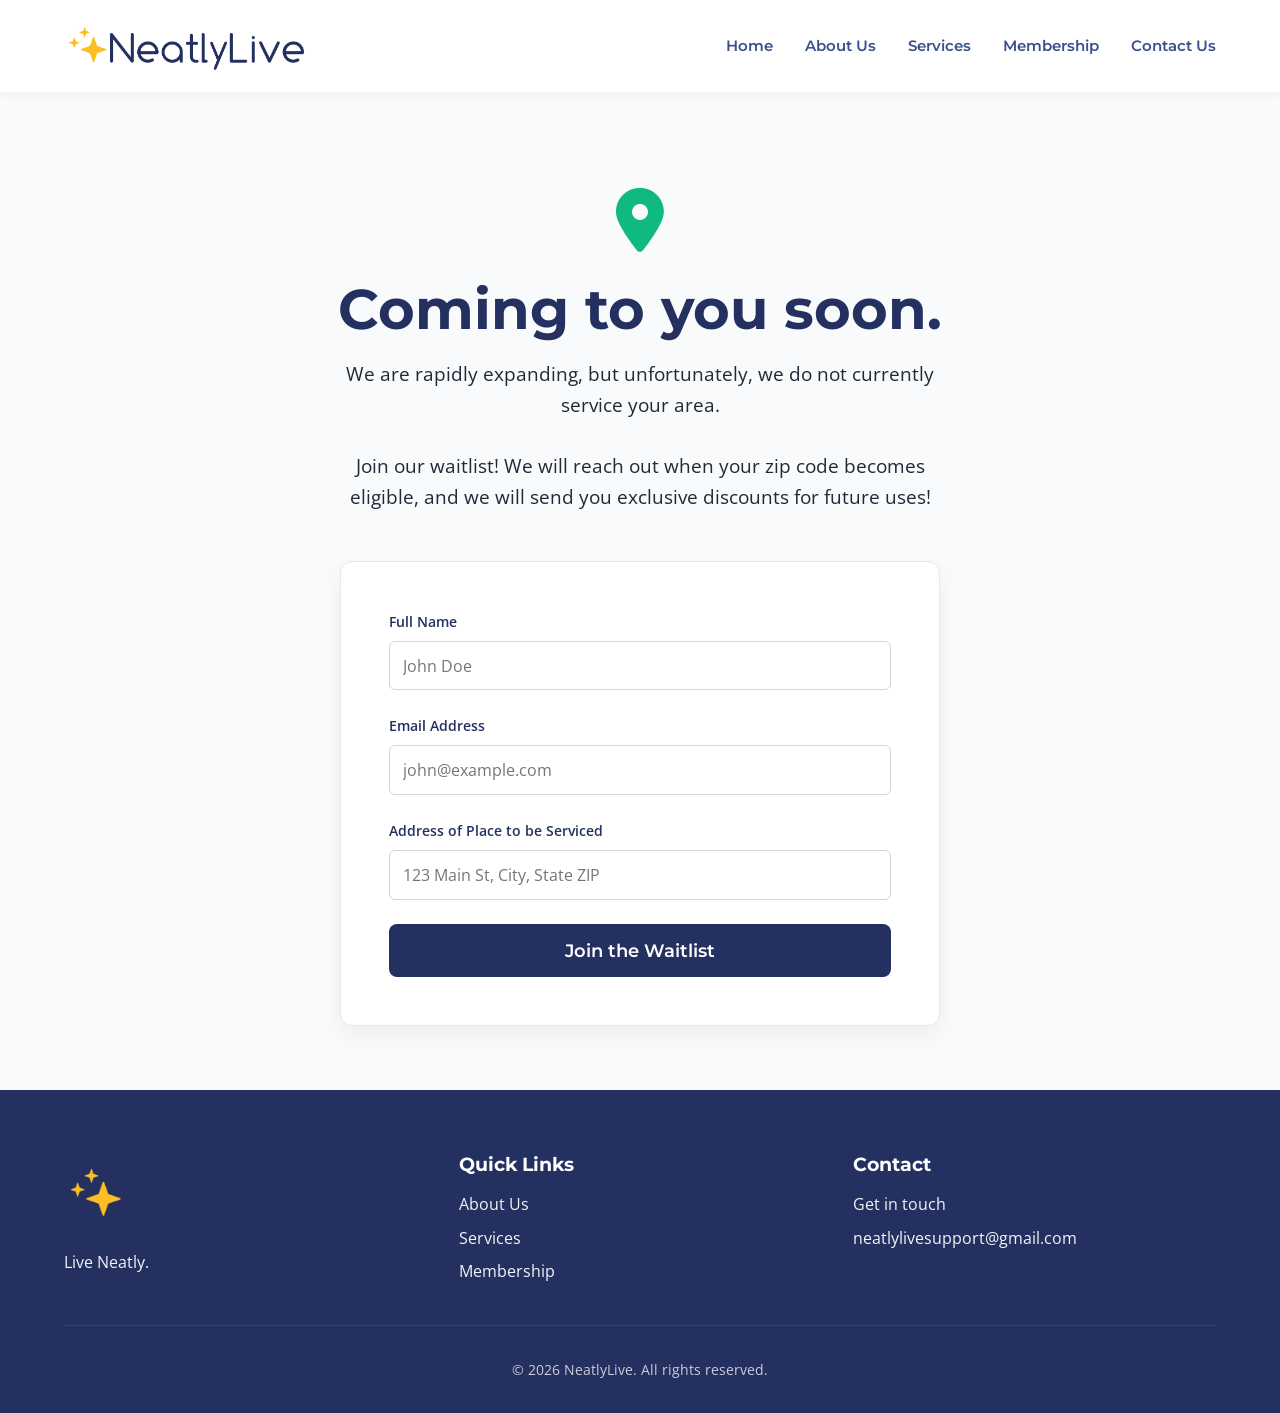
<file: waitlist.html>
<!DOCTYPE html>
<html lang="en">

<head>
    <meta charset="UTF-8">
    <meta name="viewport" content="width=device-width, initial-scale=1.0">
    <title>Coming Soon | NeatlyLive</title>
    <link href="https://fonts.googleapis.com/css2?family=Montserrat:wght@400;600;800&family=Open+Sans:wght@400;600&display=swap" rel="stylesheet">
    <link rel="stylesheet" href="index.css">
    <link rel="stylesheet" href="https://cdnjs.cloudflare.com/ajax/libs/font-awesome/6.4.0/css/all.min.css">
    <style>
        .page-header {
            background-color: var(--color-bg-light);
            padding: 6rem 5% 4rem;
            text-align: center;
        }

        .checkout-layout {
            background: var(--color-bg-white);
            padding: 3rem;
            border-radius: 12px;
            border: 1px solid #e5e7eb;
            max-width: 600px;
            margin: 0 auto;
            box-shadow: 0 10px 25px rgba(0,0,0,0.05);
        }

        .form-group {
            margin-bottom: 1.5rem;
            text-align: left;
        }

        .form-group label {
            display: block;
            margin-bottom: 0.5rem;
            font-weight: 600;
            color: var(--color-primary-navy);
            font-size: 0.9rem;
        }

        .form-control {
            width: 100%;
            padding: 0.8rem;
            border: 1px solid #d1d5db;
            border-radius: 6px;
            font-family: inherit;
            font-size: 1rem;
            transition: border-color var(--transition-fast);
        }

        .form-control:focus {
            outline: none;
            border-color: var(--color-accent-mint-dark);
        }
        
        .success-message {
            display: none;
            background: rgba(16, 185, 129, 0.1);
            border: 1px solid var(--color-accent-mint);
            color: var(--color-accent-mint-dark);
            padding: 1.5rem;
            border-radius: 8px;
            text-align: center;
            font-weight: 600;
        }
    </style>
</head>

<body>
    <nav class="navbar" id="navbar">
        <a href="index.html" class="logo" style="display: flex; align-items: center;">
            <img src="LogoRedesign.png" alt="NeatlyLive Logo" style="height: 60px; width: auto;">
        </a>
        <button class="mobile-menu-btn" aria-label="Menu" onclick="toggleMenu()">
            <img src="menu-sparkles.png" alt="Menu" style="height: 30px; width: auto;">
        </button>
        <div class="nav-links" id="navLinks">
            <a href="index.html">Home</a>
            <a href="about.html">About Us</a>
            <a href="services.html">Services</a>
            <a href="membership.html">Membership</a>
            <a href="contact.html">Contact Us</a>
        </div>
    </nav>

    <header class="page-header">
        <i class="fa-solid fa-location-dot" style="font-size: 4rem; color: var(--color-accent-mint); margin-bottom: 1.5rem;"></i>
        <h1 style="font-size: 3.5rem; margin-bottom: 1rem; color: var(--color-primary-navy);">Coming to you soon.</h1>
        <p style="font-size: 1.2rem; color: var(--color-text-dark); max-width: 600px; margin: 0 auto 3rem; line-height: 1.6;">
            We are rapidly expanding, but unfortunately, we do not currently service your area. 
            <br><br>
            Join our waitlist! We will reach out when your zip code becomes eligible, and we will send you exclusive discounts for future uses!
        </p>

        <div class="checkout-layout" id="waitlistFormContainer">
            <form id="waitlistForm" onsubmit="event.preventDefault(); submitWaitlist();">
                <div class="form-group">
                    <label for="fullName">Full Name</label>
                    <input type="text" id="fullName" class="form-control" placeholder="John Doe" required>
                </div>
                <div class="form-group">
                    <label for="email">Email Address</label>
                    <input type="email" id="email" class="form-control" placeholder="john@example.com" required>
                </div>
                <div class="form-group">
                    <label for="address">Address of Place to be Serviced</label>
                    <input type="text" id="address" class="form-control" placeholder="123 Main St, City, State ZIP" required>
                </div>
                <button type="submit" class="btn btn-primary" style="width: 100%; font-size: 1.1rem; padding: 1rem;">Join the Waitlist</button>
            </form>
            <div id="successMessage" class="success-message">
                <i class="fa-solid fa-check-circle" style="font-size: 2rem; margin-bottom: 0.5rem; display: block;"></i>
                You're on the list! Keep an eye on your inbox for updates and exclusive discounts.
            </div>
        </div>
    </header>

    <footer class="footer">
        <div class="footer-content">
            <div class="footer-col">
                <a href="index.html" class="logo" style="display:block; margin-bottom: 1rem;">
                    <img src="LogoRedesign.png" alt="NeatlyLive Logo" style="height: 80px; width: auto;">
                </a>
                <p>Live Neatly.</p>
            </div>
            <div class="footer-col">
                <h3>Quick Links</h3>
                <ul style="padding:0;">
                    <li><a href="about.html">About Us</a></li>
                    <li><a href="services.html">Services</a></li>
                    <li><a href="membership.html">Membership</a></li>
                </ul>
            </div>
            <div class="footer-col">
                <h3>Contact</h3>
                <ul style="padding:0;">
                    <li><a href="contact.html">Get in touch</a></li>
                    <li>neatlylivesupport@gmail.com</li>
                </ul>
            </div>
        </div>
        <div class="footer-bottom">
            <p>&copy; 2026 NeatlyLive. All rights reserved.</p>
        </div>
    </footer>

    <script src="app.js"></script>
    <script>
        function submitWaitlist() {
            document.getElementById('waitlistForm').style.display = 'none';
            document.getElementById('successMessage').style.display = 'block';
        }
    </script>
</body>
</html>
</file>
<file: index.css>
:root {
  /* Color Palette */
  --color-primary-navy: #243160;
  --color-primary-teal: #3a508b;
  --color-accent-mint: #10b981;
  --color-accent-mint-dark: #059669;
  --color-accent-yellow: #fbbf24;
  
  --color-text-dark: #1f2937;
  --color-text-light: #f3f4f6;
  --color-bg-white: #ffffff;
  --color-bg-light: #f9fafb;
  --color-bg-main: #fff9e6;

  --font-primary: 'Montserrat', sans-serif;
  --font-secondary: 'Open Sans', sans-serif;
  
  --spacing-sm: 0.5rem;
  --spacing-md: 1rem;
  --spacing-lg: 2rem;
  --spacing-xl: 4rem;
  
  --transition-fast: 0.2s ease;
  --transition-normal: 0.3s ease;
}

/* Resets */
*, *::before, *::after {
  box-sizing: border-box;
  margin: 0;
  padding: 0;
}

html {
  scroll-behavior: smooth;
  font-size: 16px;
  background-color: var(--color-bg-main);
}

body {
  font-family: var(--font-secondary);
  color: var(--color-text-dark);
  background-color: var(--color-bg-main);
  line-height: 1.6;
}

h1, h2, h3, h4, h5, h6 {
  font-family: var(--font-primary);
  font-weight: 700;
  color: var(--color-primary-navy);
  margin-bottom: var(--spacing-md);
  line-height: 1.2;
}

a {
  text-decoration: none;
  color: inherit;
  transition: color var(--transition-fast);
}

ul {
  list-style: none;
}

img {
  max-width: 100%;
  display: block;
}

/* Navigation - Sticky */
.navbar {
  position: sticky;
  top: 0;
  width: 100%;
  background-color: var(--color-bg-white);
  box-shadow: 0 2px 10px rgba(0, 0, 0, 0.05);
  z-index: 1000;
  display: flex;
  justify-content: space-between;
  align-items: center;
  padding: 1rem 5%;
  transition: background-color var(--transition-normal);
}

.navbar .logo {
  font-family: var(--font-primary);
  font-size: 1.5rem;
  font-weight: 800;
  color: var(--color-primary-navy);
  display: flex;
  align-items: center;
  gap: 0.5rem;
}

.navbar .logo span {
  color: var(--color-accent-mint-dark);
}

.nav-links {
  display: flex;
  gap: 2rem;
}

.nav-links a {
  font-weight: 600;
  color: var(--color-primary-teal);
  position: relative;
  font-family: var(--font-primary);
  font-size: 0.95rem;
}

.nav-links a::after {
  content: '';
  position: absolute;
  width: 0;
  height: 2px;
  bottom: -4px;
  left: 0;
  background-color: var(--color-accent-yellow);
  transition: width var(--transition-normal);
}

.nav-links a:hover::after, .nav-links a.active::after {
  width: 100%;
}

.nav-links a:hover, .nav-links a.active {
  color: var(--color-accent-mint-dark);
}

/* Call to Action Buttons */
.btn {
  display: inline-block;
  padding: 0.75rem 1.5rem;
  border-radius: 8px;
  font-family: var(--font-primary);
  font-weight: 600;
  text-align: center;
  cursor: pointer;
  transition: all var(--transition-normal);
  border: none;
  outline: none;
}

.btn-primary {
  background-color: var(--color-primary-navy);
  color: var(--color-bg-white);
}

.btn-primary:hover {
  background-color: var(--color-primary-teal);
  transform: translateY(-2px);
  box-shadow: 0 4px 10px rgba(0, 48, 73, 0.2);
}

.btn-accent {
  background-color: var(--color-accent-mint);
  color: var(--color-bg-white);
}

.btn-accent:hover {
  background-color: var(--color-accent-mint-dark);
  color: var(--color-bg-white);
  transform: translateY(-2px);
  box-shadow: 0 4px 10px rgba(74, 222, 128, 0.3);
}

/* Container Utilities */
.container {
  max-width: 1200px;
  margin: 0 auto;
  padding: var(--spacing-xl) 5%;
}

.section-title {
  text-align: center;
  font-size: 2.5rem;
  margin-bottom: var(--spacing-lg);
  position: relative;
  display: inline-block;
}

.section-title::after {
  content: '';
  position: absolute;
  width: 50%;
  height: 4px;
  background-color: var(--color-accent-yellow);
  bottom: -10px;
  left: 25%;
  border-radius: 2px;
}

/* Hero Section Base */
.hero {
  min-height: 80vh;
  display: flex;
  align-items: center;
  justify-content: center;
  text-align: center;
  background-size: cover;
  background-position: center;
  position: relative;
  color: var(--color-bg-white);
}

.hero-overlay {
  position: absolute;
  top: 0;
  left: 0;
  width: 100%;
  height: 100%;
  background-color: rgba(0, 48, 73, 0.6); /* Navy tint */
  z-index: 1;
}

.hero-content {
  position: relative;
  z-index: 2;
  max-width: 800px;
  padding: 2rem;
}

.hero-content h1 {
  color: var(--color-bg-white);
  font-size: 4rem;
  margin-bottom: 1.5rem;
  text-shadow: 0 2px 4px rgba(0,0,0,0.5);
}

.hero-content p {
  font-size: 1.25rem;
  margin-bottom: 2rem;
  text-shadow: 0 1px 3px rgba(0,0,0,0.5);
}

/* Footer */
.footer {
  background-color: var(--color-primary-navy);
  color: var(--color-text-light);
  padding: 4rem 5% 2rem;
  font-family: var(--font-secondary);
}

.footer-content {
  max-width: 1200px;
  margin: 0 auto;
  display: grid;
  grid-template-columns: repeat(auto-fit, minmax(250px, 1fr));
  gap: 2rem;
  margin-bottom: 2rem;
}

.footer-col h3 {
  color: var(--color-bg-white);
  margin-bottom: 1rem;
}

.footer-col ul li {
  margin-bottom: 0.5rem;
}

.footer-col a:hover {
  color: var(--color-accent-mint);
}

.footer-bottom {
  text-align: center;
  padding-top: 2rem;
  border-top: 1px solid rgba(255, 255, 255, 0.1);
  font-size: 0.9rem;
  opacity: 0.8;
}

/* Responsive adjustments */
.mobile-menu-btn {
  display: none;
  background: none;
  border: none;
  cursor: pointer;
  padding: 0.5rem;
}

@media (max-width: 768px) {
  .mobile-menu-btn {
    display: block;
  }

  .nav-links {
    display: none; 
    position: absolute;
    top: 100%;
    left: 0;
    width: 100%;
    background-color: var(--color-bg-white);
    flex-direction: column;
    padding: 1.5rem 5%;
    box-shadow: 0 4px 10px rgba(0, 0, 0, 0.05);
    text-align: center;
    gap: 1.5rem;
  }

  .nav-links.active {
    display: flex;
  }
  
  .hero-content h1 {
    font-size: 2.5rem;
  }
}

/* Hero Search Component */
.hero-search-container {
    display: flex;
    width: 100%;
    max-width: 650px;
    margin: 0 auto;
    background: #ffffff;
    border-radius: 50px;
    padding: 8px;
    box-shadow: 0 10px 25px rgba(0,0,0,0.15);
    transition: box-shadow 0.3s ease;
}

.hero-search-container:focus-within {
    box-shadow: 0 15px 35px rgba(0,0,0,0.25);
}

.hero-search-input {
    flex: 1;
    border: none;
    background: transparent;
    padding: 15px 25px;
    font-size: 1.1rem;
    font-family: 'Montserrat', sans-serif;
    color: var(--color-primary-navy);
    outline: none;
    border-radius: 50px 0 0 50px;
}

.hero-search-input::placeholder {
    color: #9ca3af;
}

.hero-search-btn {
    background: var(--color-accent-yellow);
    color: var(--color-primary-navy);
    border: none;
    padding: 15px 35px;
    font-size: 1.1rem;
    font-weight: 700;
    font-family: 'Montserrat', sans-serif;
    border-radius: 50px;
    cursor: pointer;
    transition: all 0.2s ease;
}

.hero-search-btn:hover {
    background: #e6b800;
    transform: scale(1.02);
}

@media (max-width: 600px) {
    .hero-search-container {
        flex-direction: column;
        border-radius: 20px;
        background: transparent;
        box-shadow: none;
        padding: 0;
        gap: 10px;
    }
    
    .hero-search-container:focus-within {
        box-shadow: none;
    }

    .hero-search-input {
        background: #ffffff;
        border-radius: 50px;
        padding: 15px 25px;
        box-shadow: 0 5px 15px rgba(0,0,0,0.1);
    }

    .hero-search-btn {
        width: 100%;
        border-radius: 50px;
        box-shadow: 0 5px 15px rgba(0,0,0,0.1);
    }
}
</file>
